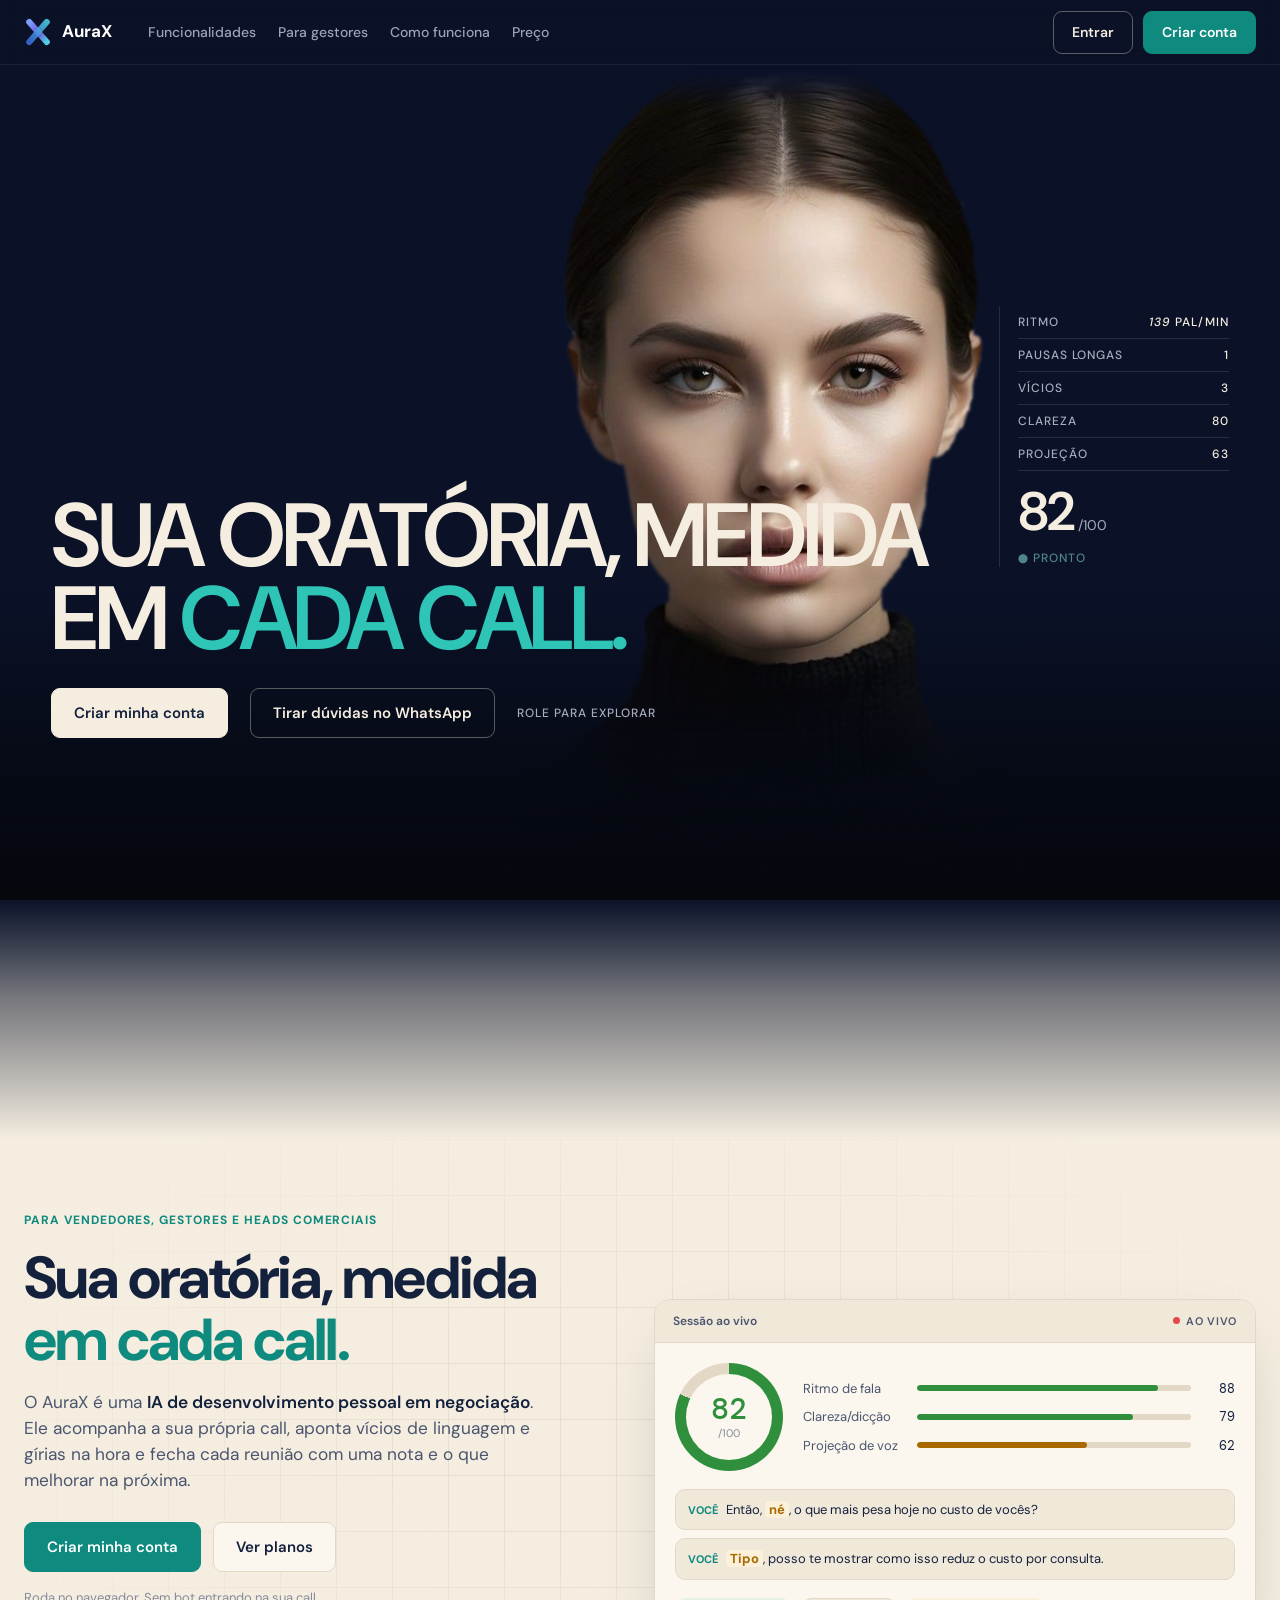
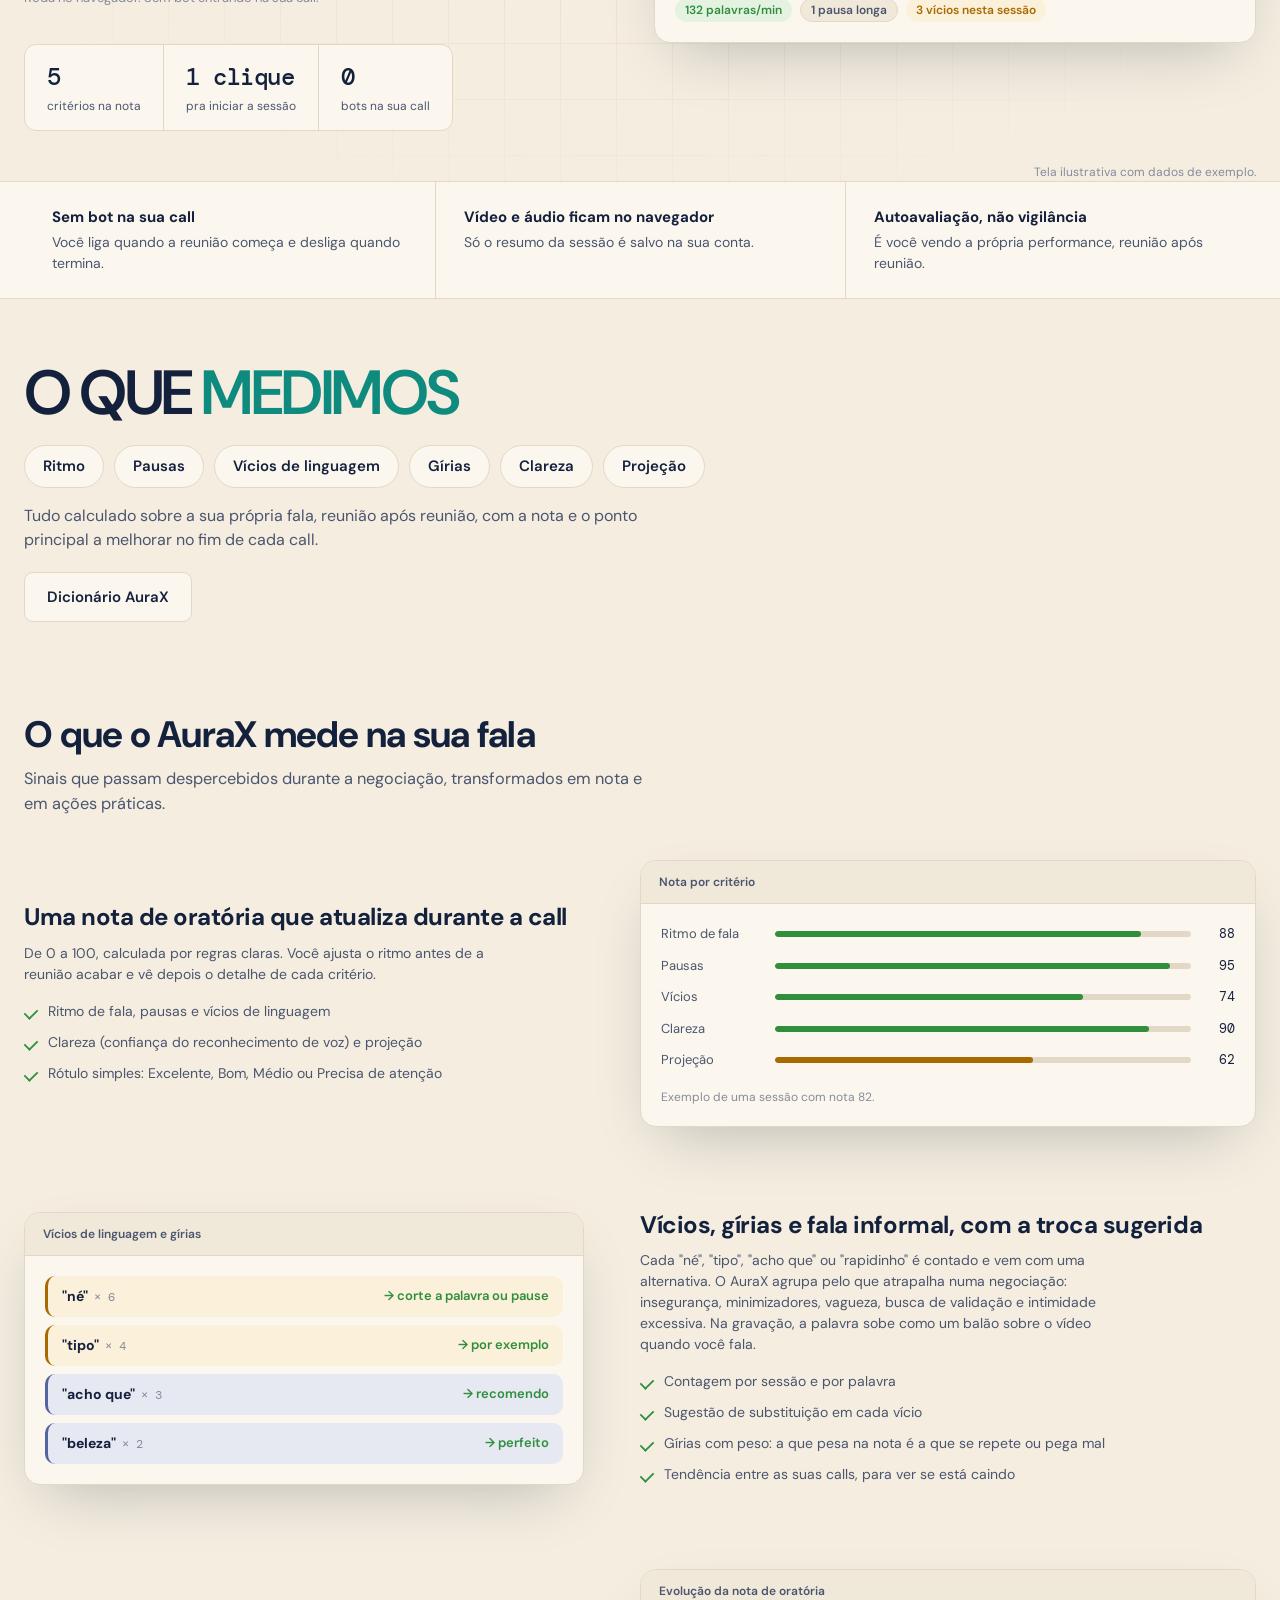
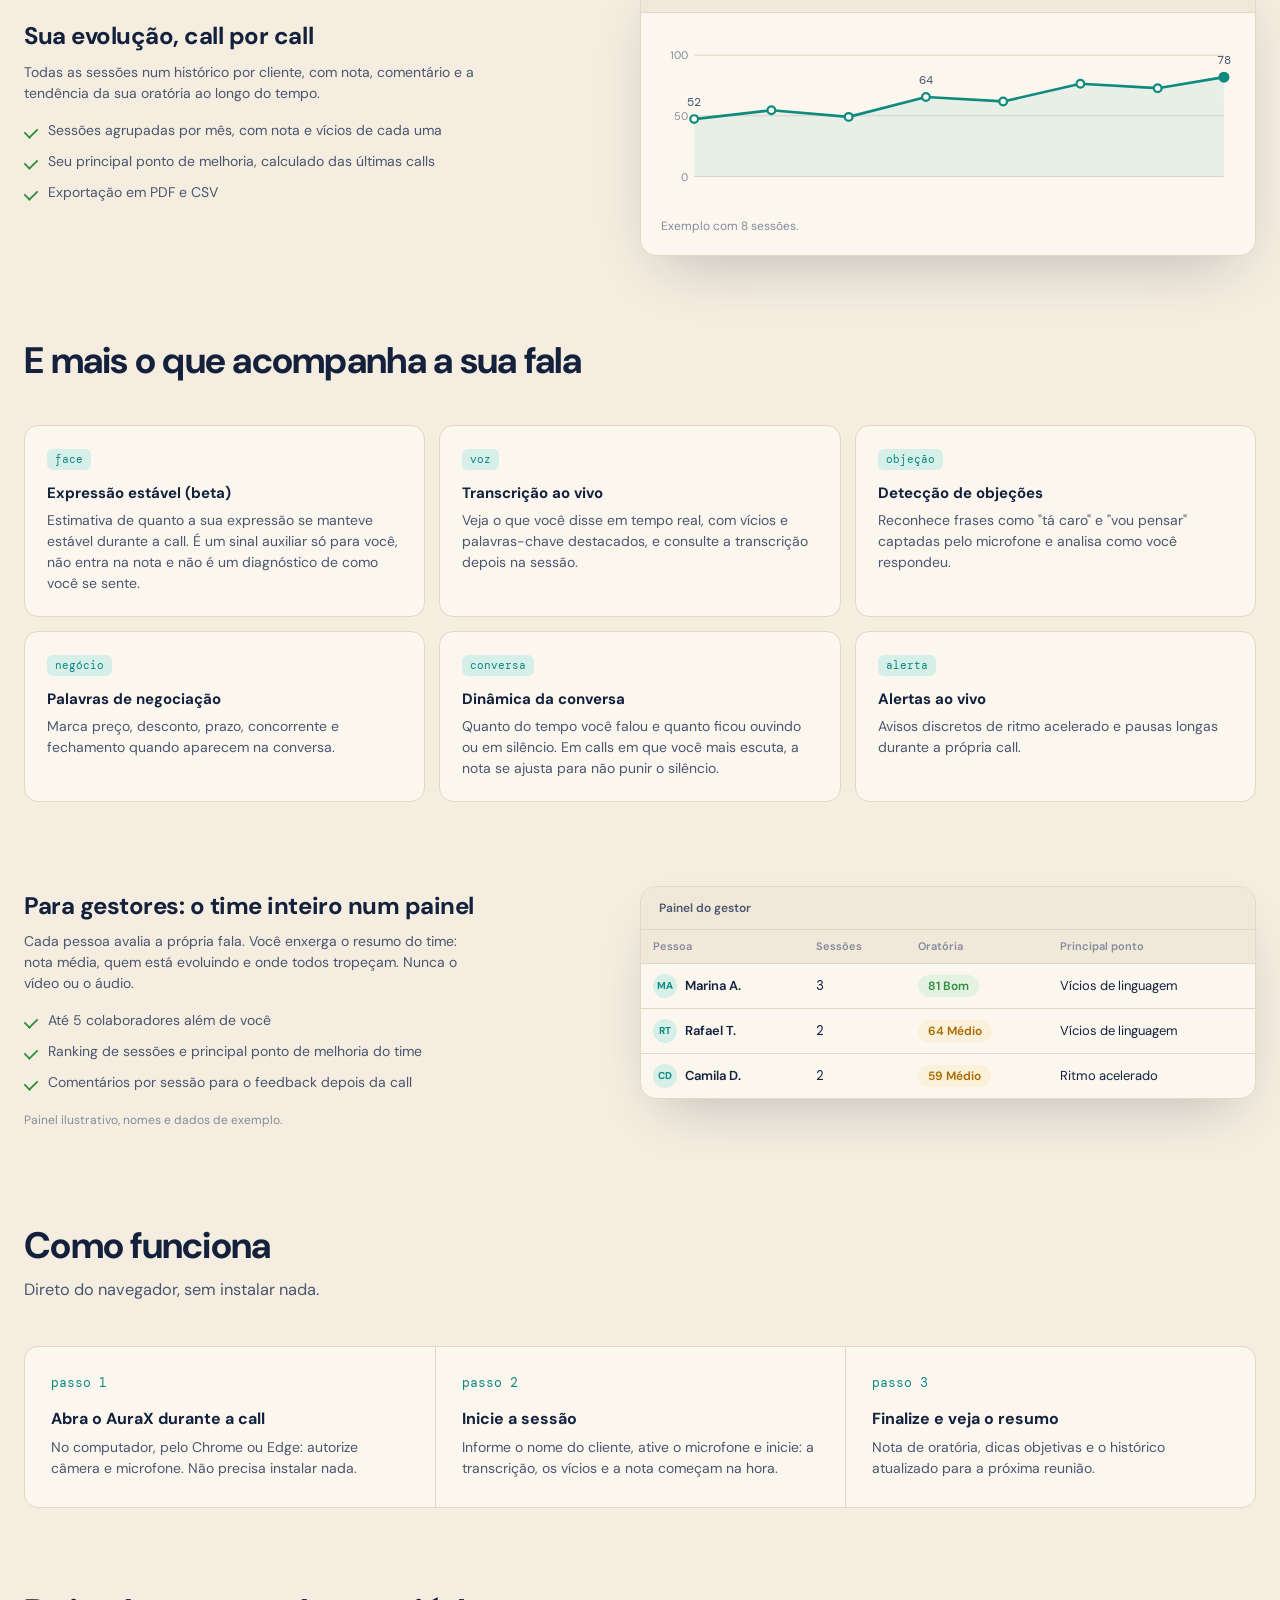
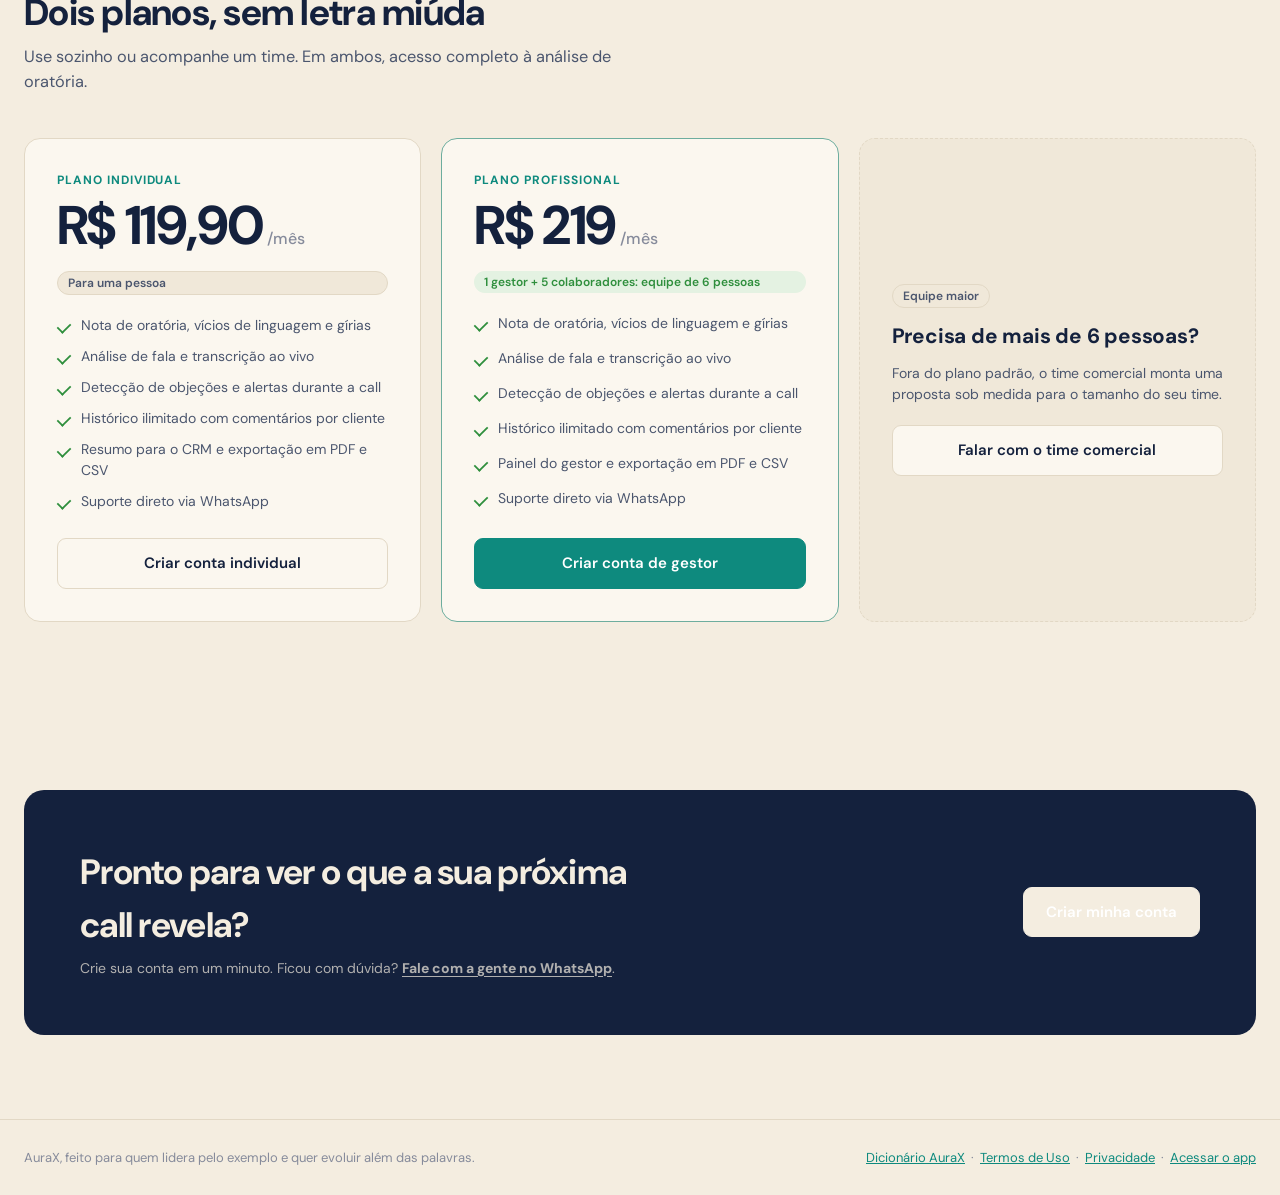
<file: index.html>
<!DOCTYPE html>
<html lang="pt-BR">
<head>
<meta charset="UTF-8" />
<meta name="viewport" content="width=device-width, initial-scale=1.0" />
<title>AuraX - Sua oratória, medida em cada call</title>
<meta name="description" content="O AuraX analisa a sua própria fala nas calls de venda: vícios de linguagem, gírias, ritmo e pausas. No fim de cada reunião, uma nota de 0 a 100 e o que melhorar na próxima." />
<link rel="canonical" href="https://auraxoficial.com.br/" />
<meta name="theme-color" content="#0b1228" />
<meta property="og:type" content="website" />
<meta property="og:locale" content="pt_BR" />
<meta property="og:site_name" content="AuraX" />
<meta property="og:url" content="https://auraxoficial.com.br/" />
<meta property="og:title" content="AuraX — Sua oratória, medida em cada call" />
<meta property="og:description" content="Vícios de linguagem, gírias, ritmo e pausas da sua própria fala, com uma nota de 0 a 100 e o que melhorar na próxima reunião. Sem bot na sua call." />
<meta property="og:image" content="https://auraxoficial.com.br/assets/og-image.png" />
<meta property="og:image:width" content="1200" />
<meta property="og:image:height" content="630" />
<meta property="og:image:alt" content="AuraX: sua oratória, medida em cada call" />
<meta name="twitter:card" content="summary_large_image" />
<meta name="twitter:title" content="AuraX — Sua oratória, medida em cada call" />
<meta name="twitter:description" content="Vícios de linguagem, gírias, ritmo e pausas da sua própria fala, com uma nota de 0 a 100 e o que melhorar na próxima reunião." />
<meta name="twitter:image" content="https://auraxoficial.com.br/assets/og-image.png" />
<link rel="icon" href="assets/favicon.svg" type="image/svg+xml" />
<link rel="icon" href="assets/favicon-32.png" type="image/png" sizes="32x32" />
<link rel="shortcut icon" href="favicon.ico" />
<link rel="apple-touch-icon" href="assets/apple-touch-icon.png" />
<link rel="stylesheet" href="shell.css?v=19d2fb14" />
<script src="transition.js?v=4e230cf0"></script>
<script>try{var t=localStorage.getItem("aurax_theme");if(t)document.documentElement.setAttribute("data-theme",t)}catch(e){}</script>
<style>
  /* Landing: cinza frio, superfícies brancas, azul só onde há ação; o produto aparece como mockup real. */
  html { scroll-behavior: smooth; }
  body { overflow-x: hidden; }
  .lp-wrap { max-width: 1280px; margin: 0 auto; padding-inline: 24px; }

  .lp-nav { position: sticky; top: 0; z-index: 20; background: color-mix(in srgb, var(--bg) 88%, transparent); backdrop-filter: blur(10px); -webkit-backdrop-filter: blur(10px); border-bottom: 1px solid var(--line); }
  .lp-nav-inner { display: flex; align-items: center; gap: 28px; height: 64px; }
  .lp-brand { display: flex; align-items: center; gap: 10px; font-weight: 700; font-size: 17px; color: var(--ink); text-decoration: none; }
  .lp-brand::before { content: ""; flex: none; background: url(assets/favicon.svg) center / contain no-repeat; width: 28px; height: 28px; }
  .lp-brand b { width: 28px; height: 28px; border-radius: 8px; background: var(--accent); color: #fff; display: grid; place-items: center; font-size: 15px; }
  .lp-links { display: flex; gap: 22px; margin-left: 8px; }
  .lp-links a { color: var(--ink-dim); text-decoration: none; font-weight: 500; font-size: 14px; }
  .lp-links a:hover { color: var(--ink); }
  .lp-nav-actions { margin-left: auto; display: flex; gap: 10px; align-items: center; }

  .lp-btn { display: inline-flex; align-items: center; justify-content: center; gap: 8px; padding: 10px 18px; border-radius: 9px; font-weight: 600; font-size: 14px; text-decoration: none; border: 1px solid var(--accent); background: var(--accent); color: #fff; cursor: pointer; font-family: inherit; }
  .lp-btn:hover { filter: brightness(0.94); }
  .lp-btn.ghost { background: var(--surface); color: var(--ink); border-color: var(--line); }
  .lp-btn.ghost:hover { background: var(--surface-2); filter: none; }
  .lp-btn.big { padding: 13px 22px; font-size: 15px; }

  /* Hero */
  .lp-hero { padding-block: 72px 56px; display: grid; grid-template-columns: minmax(0, 1fr) minmax(0, 1.05fr); gap: 56px; align-items: center; }
  .lp-eyebrow { font-size: 12px; font-weight: 700; letter-spacing: 0.08em; text-transform: uppercase; color: var(--accent); margin: 0 0 18px; }
  .lp-hero h2 { font-size: clamp(2.4rem, 5vw, 3.7rem); line-height: 1.04; letter-spacing: -0.03em; font-weight: 700; margin: 0 0 20px; text-wrap: balance; }
  .lp-hero h2 span { color: var(--accent); }
  .lp-sub { font-size: 1.08rem; color: var(--ink-dim); max-width: 520px; margin: 0 0 28px; }
  .lp-sub strong { color: var(--ink); font-weight: 600; }
  .lp-cta-row { display: flex; gap: 12px; flex-wrap: wrap; }
  .lp-hero-note { margin-top: 16px; font-size: 13px; color: var(--ink-faint); }

  /* Janela do produto */
  .win { background: var(--surface); border: 1px solid var(--line); border-radius: 16px; box-shadow: 0 24px 60px -24px rgba(20, 28, 45, 0.28); overflow: hidden; min-width: 0; }
  .win-bar { display: flex; align-items: center; gap: 10px; padding: 12px 18px; border-bottom: 1px solid var(--line); background: var(--surface-2); font-size: 12px; color: var(--ink-dim); font-weight: 600; }
  .win-bar .live { margin-left: auto; display: flex; align-items: center; gap: 6px; font-size: 11px; letter-spacing: 0.06em; }
  .win-bar .live i { width: 7px; height: 7px; border-radius: 50%; background: #e5484d; display: block; }
  .win-body { padding: 20px; display: grid; grid-template-columns: 1fr; gap: 18px; }
  .score-row { display: flex; gap: 20px; align-items: center; }
  .ring { width: 108px; height: 108px; border-radius: 50%; flex-shrink: 0; display: grid; place-items: center; background: conic-gradient(var(--good) 82%, var(--line) 0); }
  .ring > div { width: 86px; height: 86px; border-radius: 50%; background: var(--surface); display: flex; flex-direction: column; align-items: center; justify-content: center; line-height: 1; }
  .ring b { font-family: var(--mono); font-size: 30px; font-weight: 500; color: var(--good); }
  .ring small { font-size: 11px; color: var(--ink-faint); margin-top: 4px; }
  .bars { flex: 1; min-width: 0; display: grid; gap: 9px; }
  .bar-row { display: grid; grid-template-columns: 104px minmax(0, 1fr) 34px; gap: 10px; align-items: center; font-size: 13px; color: var(--ink-dim); }
  .bar-row i { display: block; height: 6px; border-radius: 999px; background: var(--line); overflow: hidden; }
  .bar-row i span { display: block; height: 100%; border-radius: 999px; background: var(--good); }
  .bar-row i span.w { background: var(--warn); }
  .bar-row em { font-style: normal; font-family: var(--mono); text-align: right; color: var(--ink); }
  .pill { display: inline-flex; align-items: center; padding: 2px 10px; border-radius: 999px; font-size: 12px; font-weight: 600; }
  .pill.good { background: var(--good-soft); color: var(--good); }
  .pill.warn { background: var(--warn-soft); color: var(--warn); }
  .pill.neutral { background: var(--surface-2); color: var(--ink-dim); border: 1px solid var(--line); }
  .tline { padding: 10px 12px; border-radius: 10px; background: var(--surface-2); border: 1px solid var(--line); font-size: 13px; position: relative; }
  .tline + .tline { margin-top: 8px; }
  .tline .who { font-size: 11px; font-weight: 700; margin-right: 8px; }
  .tline .who.you { color: var(--accent); }
  .tline .who.other { color: var(--warn); }
  .tline mark { background: var(--warn-soft); color: var(--warn); font-weight: 700; padding: 0 4px; border-radius: 4px; }
  .chips { display: flex; gap: 8px; flex-wrap: wrap; }
  .eg { margin-top: 12px; font-size: 12px; color: var(--ink-faint); }

  /* Faixa de provas */
  .lp-proof { border-block: 1px solid var(--line); background: var(--surface); }
  .lp-proof-grid { display: grid; grid-template-columns: repeat(3, minmax(0, 1fr)); }
  .lp-proof-item { padding: 24px 28px; }
  .lp-proof-item + .lp-proof-item { border-left: 1px solid var(--line); }
  .lp-proof-item b { display: block; font-size: 15px; margin-bottom: 4px; }
  .lp-proof-item span { color: var(--ink-dim); font-size: 14px; }

  /* Seções */
  .lp-section { padding-block: 84px; }
  .lp-measure { padding-block: 64px 8px; }
  .lp-measure h2 { margin: 0 0 22px; font-size: clamp(2rem, 5vw, 3.9rem); line-height: 0.96; letter-spacing: -0.04em; font-weight: 600; text-transform: uppercase; text-wrap: balance; max-width: 16ch; }
  .lp-measure h2 em { font-style: normal; color: var(--accent); }
  .lp-measure-list { display: flex; flex-wrap: wrap; gap: 10px; margin: 0; padding: 0; list-style: none; }
  .lp-measure-list li { padding: 9px 18px; border-radius: 999px; border: 1px solid var(--line); background: var(--surface); font-size: 15px; font-weight: 600; color: var(--ink); }
  .lp-measure-cta { margin-top: 20px; }
  .lp-measure-note { margin: 16px 0 0; color: var(--ink-dim); font-size: 1rem; max-width: 640px; }
  .lp-head { max-width: 640px; margin-bottom: 44px; }
  .lp-head h2 { font-size: clamp(1.7rem, 3.2vw, 2.3rem); letter-spacing: -0.02em; line-height: 1.12; margin: 0 0 12px; text-wrap: balance; }
  .lp-head p { color: var(--ink-dim); font-size: 1.02rem; margin: 0; }

  .lp-split { display: grid; grid-template-columns: minmax(0, 1fr) minmax(0, 1.1fr); gap: 56px; align-items: center; }
  .lp-split + .lp-split { margin-top: 84px; }
  .lp-split.flip > :first-child { order: 2; }
  .lp-split h3 { font-size: 1.5rem; letter-spacing: -0.02em; margin: 0 0 12px; line-height: 1.15; }
  .lp-split p { color: var(--ink-dim); margin: 0 0 16px; max-width: 460px; }
  .lp-list { list-style: none; padding: 0; margin: 0; display: grid; gap: 10px; }
  .lp-list li { padding-left: 24px; position: relative; color: var(--ink-dim); font-size: 14px; }
  .lp-list li::before { content: ""; position: absolute; left: 0; top: 7px; width: 12px; height: 7px; border-left: 2px solid var(--good); border-bottom: 2px solid var(--good); transform: rotate(-45deg) scale(0.9); }

  .swap { display: flex; justify-content: space-between; align-items: center; gap: 10px; padding: 10px 14px; border-radius: 10px; background: var(--warn-soft); border-left: 3px solid var(--warn); font-size: 14px; }
  .swap.slang { background: var(--purple-soft); border-left-color: var(--purple); }
  .swap + .swap { margin-top: 8px; }
  .swap b { font-weight: 700; }
  .swap .n { color: var(--ink-faint); font-size: 12px; margin-left: 6px; font-family: var(--mono); }
  .swap .to { color: var(--good); font-weight: 600; font-size: 13px; }

  .tbl { width: 100%; border-collapse: collapse; font-size: 13px; }
  .tbl th { text-align: left; font-size: 11px; color: var(--ink-faint); font-weight: 600; padding: 8px 12px; background: var(--surface-2); border-bottom: 1px solid var(--line); white-space: nowrap; }
  .tbl td { padding: 10px 12px; border-bottom: 1px solid var(--line); }
  .tbl tr:last-child td { border-bottom: 0; }
  .tbl .mono { font-family: var(--mono); }
  .who-cell { display: flex; align-items: center; gap: 8px; font-weight: 600; white-space: nowrap; }
  .av { width: 24px; height: 24px; border-radius: 50%; background: var(--accent-soft); color: var(--accent); display: grid; place-items: center; font-size: 10px; font-weight: 700; flex-shrink: 0; }
  .tbl-wrap { overflow-x: auto; }
  .spark { display: block; width: 100%; height: auto; }

  /* Grade de recursos */
  .lp-grid { display: grid; grid-template-columns: repeat(3, minmax(0, 1fr)); gap: 14px; }
  .lp-card { background: var(--surface); border: 1px solid var(--line); border-radius: 14px; padding: 22px; }
  .lp-card h4 { margin: 0 0 6px; font-size: 15px; }
  .lp-card p { margin: 0; color: var(--ink-dim); font-size: 14px; }
  .lp-card .tag { display: inline-block; font-family: var(--mono); font-size: 11px; color: var(--accent); background: var(--accent-soft); padding: 2px 8px; border-radius: 6px; margin-bottom: 12px; }

  /* Passos */
  .lp-steps { display: grid; grid-template-columns: repeat(3, minmax(0, 1fr)); gap: 0; border: 1px solid var(--line); border-radius: 14px; background: var(--surface); overflow: hidden; }
  .lp-step { padding: 26px 26px 28px; }
  .lp-step + .lp-step { border-left: 1px solid var(--line); }
  .lp-step .k { font-family: var(--mono); font-size: 13px; color: var(--accent); margin-bottom: 14px; }
  .lp-step h4 { margin: 0 0 6px; font-size: 16px; }
  .lp-step p { margin: 0; color: var(--ink-dim); font-size: 14px; }

  /* Preço */
  .lp-price-wrap { display: grid; grid-template-columns: repeat(3, minmax(0, 1fr)); gap: 20px; align-items: stretch; }
  .lp-price { display: flex; flex-direction: column; }
  .lp-price .lp-list { flex: 1; }
  .lp-price.featured { border-color: color-mix(in srgb, var(--accent) 55%, var(--line)); }
  .lp-price { background: var(--surface); border: 1px solid var(--line); border-radius: 16px; padding: 32px; }
  .lp-price .plan { font-size: 12px; font-weight: 700; letter-spacing: 0.08em; text-transform: uppercase; color: var(--accent); }
  .lp-price .amount { font-size: 3.4rem; font-weight: 700; letter-spacing: -0.03em; margin: 10px 0 4px; line-height: 1; }
  .lp-price .amount small { font-size: 1rem; color: var(--ink-faint); font-weight: 500; letter-spacing: 0; }
  .lp-price .team { display: inline-block; margin: 14px 0 20px; }
  .lp-price .lp-list { margin-bottom: 26px; }
  .lp-enterprise { border: 1px dashed var(--line); border-radius: 16px; padding: 32px; display: flex; flex-direction: column; justify-content: center; gap: 12px; background: var(--surface-2); }
  .lp-enterprise h3 { margin: 0; font-size: 1.3rem; letter-spacing: -0.01em; }
  .lp-enterprise p { margin: 0 0 8px; color: var(--ink-dim); }

  .lp-final { padding-block: 84px; text-align: left; }
  .lp-final-box { background: var(--ink); color: var(--bg); border-radius: 20px; padding: 56px; display: flex; align-items: center; justify-content: space-between; gap: 28px; flex-wrap: wrap; }
  .lp-final-box h2 { margin: 0 0 6px; font-size: clamp(1.6rem, 3vw, 2.2rem); letter-spacing: -0.02em; max-width: 560px; }
  .lp-final-box p { margin: 0; opacity: 0.7; }
  .lp-final-box p a { color: inherit; font-weight: 700; text-decoration: underline; text-underline-offset: 3px; }
  .lp-final-box .lp-btn { background: var(--bg); color: var(--ink); border-color: var(--bg); }
  footer.lp-foot { border-top: 1px solid var(--line); padding-block: 28px; color: var(--ink-faint); font-size: 13px; }
  footer.lp-foot .lp-wrap { display: flex; justify-content: space-between; gap: 16px; flex-wrap: wrap; }

  @media (max-width: 960px) {
    .lp-hero, .lp-split, .lp-price-wrap { grid-template-columns: minmax(0, 1fr); gap: 36px; }
    .lp-split.flip > :first-child { order: 0; }
    .lp-hero { padding-block: 44px 40px; }
    .lp-grid { grid-template-columns: repeat(2, minmax(0, 1fr)); }
    .lp-links { display: none; }
  }
  @media (max-width: 640px) {
    .lp-wrap { padding-inline: 16px; }
    .lp-proof-grid, .lp-steps, .lp-grid { grid-template-columns: minmax(0, 1fr); }
    .lp-proof-item + .lp-proof-item, .lp-step + .lp-step { border-left: 0; border-top: 1px solid var(--line); }
    .lp-section { padding-block: 56px; }
    .lp-final-box { padding: 32px 24px; }
    .lp-nav-actions .lp-btn.ghost { display: none; }
    .score-row { flex-direction: column; align-items: flex-start; }
    .bar-row { grid-template-columns: 96px minmax(0, 1fr) 30px; }
  }
  /* Faixa do topo: grade suave de fundo + cartões flutuantes nas laterais (telas largas) */
  .lp-band { position: relative; overflow: hidden; }
  .lp-band::before {
    content: ""; position: absolute; inset: 0; pointer-events: none;
    background-image: linear-gradient(var(--line) 1px, transparent 1px), linear-gradient(90deg, var(--line) 1px, transparent 1px);
    background-size: 56px 56px;
    -webkit-mask-image: radial-gradient(ellipse 70% 80% at 50% 45%, #000 20%, transparent 78%);
    mask-image: radial-gradient(ellipse 70% 80% at 50% 45%, #000 20%, transparent 78%);
    opacity: 0.7;
  }
  .lp-band > * { position: relative; }
  .lp-stats { display: grid; grid-template-columns: repeat(3, auto); gap: 0; margin-top: 36px; width: fit-content; border: 1px solid var(--line); border-radius: 12px; background: var(--surface); overflow: hidden; }
  .lp-stat { padding: 14px 22px; }
  .lp-stat + .lp-stat { border-left: 1px solid var(--line); }
  .lp-stat b { display: block; font-family: var(--mono); font-weight: 500; font-size: 24px; letter-spacing: -0.02em; }
  .lp-stat span { font-size: 12px; color: var(--ink-dim); }
  .float { display: none; position: absolute; align-items: center; gap: 10px; padding: 9px 14px 9px 10px; border-radius: 999px; background: var(--surface); border: 1px solid var(--line); box-shadow: 0 18px 40px -18px rgba(20, 28, 45, 0.28); font-size: 13px; white-space: nowrap; animation: lp-float 7s ease-in-out infinite; }
  .float i { width: 26px; height: 26px; border-radius: 50%; display: grid; place-items: center; font-style: normal; font-size: 13px; background: var(--accent-soft); }
  .float b { font-weight: 600; }
  .float .up { color: var(--good); font-family: var(--mono); font-weight: 500; }
  .float.l1 { right: calc(50% + 690px); top: 170px; }
  .float.l2 { right: calc(50% + 660px); top: 400px; animation-delay: -2.5s; animation-duration: 8s; }
  .float.r1 { left: calc(50% + 690px); top: 200px; animation-delay: -4s; animation-duration: 6.5s; }
  .float.r2 { left: calc(50% + 660px); top: 420px; animation-delay: -1s; animation-duration: 8.5s; }
  @keyframes lp-float { 0%, 100% { transform: translateY(0); } 50% { transform: translateY(-12px); } }
  @media (prefers-reduced-motion: reduce) { .float { animation: none; } }
  @media (min-width: 1780px) { .float { display: flex; } }
  @media (max-width: 640px) { .lp-stats { grid-template-columns: repeat(3, minmax(0, 1fr)); width: 100%; } .lp-stat { padding: 12px; } .lp-stat b { font-size: 20px; } }

  /* ===== Abertura cinematográfica (estilo "HUD de voz") ===== */
  .lp-nav { margin-bottom: -65px; transition: background 0.3s, border-color 0.3s; }
  .lp-nav .lp-brand { transition: opacity 0.3s; }
  .lp-nav.on-dark { background: rgba(5, 7, 13, 0.8); border-bottom-color: rgba(255, 255, 255, 0.07); }
  .lp-nav.on-dark .lp-brand { color: #fff; }
  .lp-nav.on-dark .lp-links a { color: #9aa4b8; }
  .lp-nav.on-dark .lp-links a:hover { color: #fff; }
  .lp-nav.on-dark .lp-btn.ghost { background: rgba(255, 255, 255, 0.06); color: #e9edf4; border-color: rgba(255, 255, 255, 0.18); }

  .cine { --c-bg: #05070d; --c-ink: #f2f5fb; --c-dim: #8d97ab; --c-line: rgba(255, 255, 255, 0.1); --c-blue: #6c8cff; --c-cyan: #4fd1e8;
    position: relative; background: var(--c-bg); color: var(--c-ink); }
  .cine-mono { font-family: var(--font); font-size: 12px; font-weight: 500; letter-spacing: 0.08em; text-transform: uppercase; color: var(--c-dim); }
  .cine-hero { position: relative; min-height: 100vh; min-height: 100svh; overflow: hidden; display: flex; flex-direction: column; justify-content: flex-end; padding: 0 clamp(20px, 4vw, 56px) clamp(96px, 18vh, 200px); isolation: isolate; }
  #heroCanvas, #heroFx { position: absolute; inset: 0; width: 100%; height: 100%; z-index: 0; }
  .cine-hud { position: absolute; z-index: 2; right: clamp(20px, 4vw, 56px); top: 34%; width: 230px; border-left: 1px solid var(--c-line); padding-left: 18px; }
  .cine-hud .row { display: flex; justify-content: space-between; gap: 12px; padding: 7px 0; border-bottom: 1px solid var(--c-line); }
  .cine-hud .row span:last-child { color: var(--c-ink); font-variant-numeric: tabular-nums; }
  .cine-hud .score { margin-top: 14px; font-size: 54px; font-weight: 600; letter-spacing: -0.04em; line-height: 1; color: var(--c-ink); font-family: var(--font); }
  .cine-hud .score small { font-size: 14px; color: var(--c-dim); font-weight: 400; letter-spacing: 0; }
  .cine-hud .scan { margin-top: 10px; color: var(--c-cyan); }
  .cine-hero::after { content: ""; position: absolute; z-index: 1; left: 0; right: 0; bottom: 0; height: 34%; pointer-events: none; background: linear-gradient(to bottom, rgba(5, 7, 13, 0) 0%, rgba(5, 7, 13, 0.72) 62%, #05070d 100%); }
  .cine-title { position: relative; z-index: 2; margin: 0; font-size: clamp(2.4rem, 7vw, 6.6rem); line-height: 0.93; letter-spacing: -0.04em; font-weight: 600; text-transform: uppercase; text-wrap: balance; max-width: 15ch; }
  .cine-title em { font-style: normal; color: var(--c-blue); }
  .cine-foot { position: relative; z-index: 2; display: flex; align-items: center; gap: 22px; flex-wrap: wrap; margin-top: clamp(18px, 3vh, 30px); }
  .cine-foot .lp-btn { background: #fff; color: #05070d; border-color: #fff; }
  .cine-foot .lp-btn.ghost { background: transparent; color: #fff; border-color: rgba(255, 255, 255, 0.35); }
  .cine-hero .rise { opacity: 0; transform: translateY(18px); animation: cineRise 0.9s cubic-bezier(0.2, 0.7, 0.2, 1) forwards; }
  @keyframes cineRise { to { opacity: 1; transform: none; } }

  /* liga a abertura escura à landing original (que é clara) */
  .cine-fade { height: 240px; margin-top: -1px; background: linear-gradient(to bottom, var(--c-bg) 0%, color-mix(in srgb, var(--c-bg) 55%, var(--bg)) 40%, var(--bg) 100%); }

  @media (max-width: 860px) {
    .cine-hud { position: relative; right: auto; top: auto; width: auto; margin: 0 0 18px; z-index: 2; }
    .cine-hud .row { display: none; }
    .cine-hud .score { font-size: 38px; }
  }
  @media (prefers-reduced-motion: reduce) { .cine-hero .rise { animation: none; opacity: 1; transform: none; } }
</style>
<script>
  !function(t,e){var o,n,p,r;e.__SV||(window.posthog=e,e._i=[],e.init=function(i,s,a){function g(t,e){var o=e.split(".");2==o.length&&(t=t[o[0]],e=o[1]),t[e]=function(){t.push([e].concat(Array.prototype.slice.call(arguments,0)))}}(p=t.createElement("script")).type="text/javascript",p.crossOrigin="anonymous",p.async=!0,p.src=s.api_host.replace(".i.posthog.com","-assets.i.posthog.com")+"/static/array.js",(r=t.getElementsByTagName("script")[0]).parentNode.insertBefore(p,r);var u=e;for(void 0!==a?u=e[a]=[]:a="posthog",u.people=u.people||[],u.toString=function(t){var o="posthog";return"posthog"!==a&&(o+="."+a),t||(o+=" (stub)"),o},u.people.toString=function(){return u.toString(1)+".people (stub)"},o="init capture register register_once register_for_session unregister unregister_for_session getFeatureFlag getFeatureFlagPayload isFeatureEnabled reloadFeatureFlags updateEarlyAccessFeatureEnrollment getEarlyAccessFeatures on onFeatureFlags onSurveysLoaded onSessionId getSurveys getActiveMatchingSurveys renderSurvey canRenderSurvey getNextSurveyStep identify setPersonProperties group resetGroups setPersonPropertiesForFlags resetPersonPropertiesForFlags setGroupPropertiesForFlags resetGroupPropertiesForFlags reset get_distinct_id getGroups get_session_id get_session_replay_url alias set_config startSessionRecording stopSessionRecording sessionRecordingStarted captureException loadToolbar get_property getSessionProperty createPersonProfile opt_in_capturing opt_out_capturing has_opted_in_capturing has_opted_out_capturing clear_opt_in_out_capturing debug".split(" "),n=0;n<o.length;n++)g(u,o[n]);e._i.push([i,s,a])},e.__SV=1)}(document,window.posthog||[]);
  posthog.init('phc_rVKmjHxrx7KwuYXUq5KNt9yYpdkBJ5Rb2b8fH6pKH82g', {
    api_host: 'https://us.i.posthog.com',
    person_profiles: 'identified_only',
    disable_session_recording: true,   // nunca grava a tela: tem transcrição, nome de cliente e câmera
    autocapture: false,   // só os eventos que nomeamos (o texto de cliques pode ter nome de cliente)
  });
</script>
</head>
<body>
<nav class="lp-nav" aria-label="Principal">
  <div class="lp-wrap lp-nav-inner">
    <a class="lp-brand" href="#">AuraX</a>
    <div class="lp-links">
      <a href="#funcionalidades">Funcionalidades</a>
      <a href="#gestores">Para gestores</a>
      <a href="#como-funciona">Como funciona</a>
      <a href="#preco">Preço</a>
    </div>
    <div class="lp-nav-actions">
      <a class="lp-btn ghost" href="login.html">Entrar</a>
      <a class="lp-btn" id="navCta" href="login.html?cadastro=novo">Criar conta</a>
    </div>
  </div>
</nav>

<section class="cine" id="cine">
  <div class="cine-hero" id="cineHero">
    <canvas id="heroCanvas" aria-hidden="true"></canvas>
    <canvas id="heroFx" aria-hidden="true"></canvas>
    <div class="cine-hud cine-mono rise" id="hud" style="animation-delay:.6s" aria-hidden="true">
      <div class="row"><span>Ritmo</span><span><i id="hRitmo">132</i> pal/min</span></div>
      <div class="row"><span>Pausas longas</span><span id="hPausas">1</span></div>
      <div class="row"><span>Vícios</span><span id="hVicios">3</span></div>
      <div class="row"><span>Clareza</span><span id="hClareza">79</span></div>
      <div class="row"><span>Projeção</span><span id="hProj">62</span></div>
      <div class="score"><span id="hScore">82</span><small> /100</small></div>
      <div class="scan" id="hScan">● Analisando fala</div>
    </div>
    <h1 class="cine-title rise" style="animation-delay:.35s">Sua oratória, medida em <em>cada call.</em></h1>
    <div class="cine-foot rise" style="animation-delay:.55s">
      <a class="lp-btn big" id="cineCta" href="login.html?cadastro=novo">Criar minha conta</a>
      <a class="lp-btn big ghost" id="cineWa" href="#" target="_blank" rel="noopener">Tirar dúvidas no WhatsApp</a>
      <span class="cine-mono"> Role para explorar </span>
    </div>
  </div>

  <div class="cine-fade"></div>
</section>

<div class="lp-band">
<header class="lp-wrap lp-hero">
  <div>
    <p class="lp-eyebrow">Para vendedores, gestores e heads comerciais</p>
    <h2>Sua oratória, medida <span>em cada call.</span></h2>
    <p class="lp-sub">O AuraX é uma <strong>IA de desenvolvimento pessoal em negociação</strong>. Ele acompanha a sua própria call, aponta vícios de linguagem e gírias na hora e fecha cada reunião com uma nota e o que melhorar na próxima.</p>
    <div class="lp-cta-row">
      <a class="lp-btn big" id="heroCta" href="login.html?cadastro=novo">Criar minha conta</a>
      <a class="lp-btn ghost big" href="#preco">Ver planos</a>
    </div>
    <p class="lp-hero-note">Roda no navegador. Sem bot entrando na sua call.</p>
    <div class="lp-stats" aria-label="Em números">
      <div class="lp-stat"><b>5</b><span>critérios na nota</span></div>
      <div class="lp-stat"><b>1 clique</b><span>pra iniciar a sessão</span></div>
      <div class="lp-stat"><b>0</b><span>bots na sua call</span></div>
    </div>
  </div>

  <div class="win" role="img" aria-label="Exemplo da tela de sessão ao vivo do AuraX, com nota de oratória 82 e vícios de linguagem destacados">
    <div class="win-bar">Sessão ao vivo <span class="live"><i></i>AO VIVO</span></div>
    <div class="win-body">
      <div class="score-row">
        <div class="ring"><div><b>82</b><small>/100</small></div></div>
        <div class="bars">
          <div class="bar-row"><span>Ritmo de fala</span><i><span style="width:88%"></span></i><em>88</em></div>
          <div class="bar-row"><span>Clareza/dicção</span><i><span style="width:79%"></span></i><em>79</em></div>
          <div class="bar-row"><span>Projeção de voz</span><i><span class="w" style="width:62%"></span></i><em>62</em></div>
        </div>
      </div>
      <div>
        <div class="tline"><span class="who you">VOCÊ</span>Então, <mark>né</mark>, o que mais pesa hoje no custo de vocês?</div>
        <div class="tline"><span class="who you">VOCÊ</span><mark>Tipo</mark>, posso te mostrar como isso reduz o custo por consulta.</div>
      </div>
      <div class="chips"><span class="pill good">132 palavras/min</span><span class="pill neutral">1 pausa longa</span><span class="pill warn">3 vícios nesta sessão</span></div>
    </div>
  </div>
</header>
  <div class="float l1" aria-hidden="true"><i>⚡</i><span>Ritmo <b>182 palavras/min</b></span></div>
  <div class="float l2" aria-hidden="true"><i>👂</i><span>Tempo de escuta <b>36%</b></span></div>
  <div class="float r1" aria-hidden="true"><i>📈</i><span>Oratória <span class="up">64 → 82</span></span></div>
  <div class="float r2" aria-hidden="true"><i>🎯</i><span>Objeção: <b>"tá caro"</b></span></div>
</div>
<p class="lp-wrap eg" style="margin-top:-24px;text-align:right">Tela ilustrativa com dados de exemplo.</p>

<section class="lp-proof" aria-label="Diferenciais">
  <div class="lp-wrap lp-proof-grid">
    <div class="lp-proof-item"><b>Sem bot na sua call</b><span>Você liga quando a reunião começa e desliga quando termina.</span></div>
    <div class="lp-proof-item"><b>Vídeo e áudio ficam no navegador</b><span>Só o resumo da sessão é salvo na sua conta.</span></div>
    <div class="lp-proof-item"><b>Autoavaliação, não vigilância</b><span>É você vendo a própria performance, reunião após reunião.</span></div>
  </div>
</section>

<section class="lp-wrap lp-measure" id="o-que-medimos">
  <h2>O que <em>medimos</em></h2>
  <ul class="lp-measure-list">
    <li>Ritmo</li><li>Pausas</li><li>Vícios de linguagem</li><li>Gírias</li><li>Clareza</li><li>Projeção</li>
  </ul>
  <p class="lp-measure-note">Tudo calculado sobre a sua própria fala, reunião após reunião, com a nota e o ponto principal a melhorar no fim de cada call.</p>
  <div class="lp-measure-cta"><a class="lp-btn ghost big" id="dictCta" href="dicionario.html">Dicionário AuraX</a></div>
</section>

<section class="lp-section" id="funcionalidades">
  <div class="lp-wrap">
    <div class="lp-head">
      <h2>O que o AuraX mede na sua fala</h2>
      <p>Sinais que passam despercebidos durante a negociação, transformados em nota e em ações práticas.</p>
    </div>

    <div class="lp-split">
      <div>
        <h3>Uma nota de oratória que atualiza durante a call</h3>
        <p>De 0 a 100, calculada por regras claras. Você ajusta o ritmo antes de a reunião acabar e vê depois o detalhe de cada critério.</p>
        <ul class="lp-list">
          <li>Ritmo de fala, pausas e vícios de linguagem</li>
          <li>Clareza (confiança do reconhecimento de voz) e projeção</li>
          <li>Rótulo simples: Excelente, Bom, Médio ou Precisa de atenção</li>
        </ul>
      </div>
      <div class="win">
        <div class="win-bar">Nota por critério</div>
        <div class="win-body">
          <div class="bars" style="gap:12px">
            <div class="bar-row"><span>Ritmo de fala</span><i><span style="width:88%"></span></i><em>88</em></div>
            <div class="bar-row"><span>Pausas</span><i><span style="width:95%"></span></i><em>95</em></div>
            <div class="bar-row"><span>Vícios</span><i><span style="width:74%"></span></i><em>74</em></div>
            <div class="bar-row"><span>Clareza</span><i><span style="width:90%"></span></i><em>90</em></div>
            <div class="bar-row"><span>Projeção</span><i><span class="w" style="width:62%"></span></i><em>62</em></div>
          </div>
          <div class="eg" style="margin:0">Exemplo de uma sessão com nota 82.</div>
        </div>
      </div>
    </div>

    <div class="lp-split flip">
      <div>
        <h3>Vícios, gírias e fala informal, com a troca sugerida</h3>
        <p>Cada "né", "tipo", "acho que" ou "rapidinho" é contado e vem com uma alternativa. O AuraX agrupa pelo que atrapalha numa negociação: insegurança, minimizadores, vagueza, busca de validação e intimidade excessiva. Na gravação, a palavra sobe como um balão sobre o vídeo quando você fala.</p>
        <ul class="lp-list">
          <li>Contagem por sessão e por palavra</li>
          <li>Sugestão de substituição em cada vício</li>
          <li>Gírias com peso: a que pesa na nota é a que se repete ou pega mal</li>
          <li>Tendência entre as suas calls, para ver se está caindo</li>
        </ul>
      </div>
      <div class="win">
        <div class="win-bar">Vícios de linguagem e gírias</div>
        <div class="win-body">
          <div>
            <div class="swap"><span><b>"né"</b><span class="n">× 6</span></span><span class="to">→ corte a palavra ou pause</span></div>
            <div class="swap"><span><b>"tipo"</b><span class="n">× 4</span></span><span class="to">→ por exemplo</span></div>
            <div class="swap slang"><span><b>"acho que"</b><span class="n">× 3</span></span><span class="to">→ recomendo</span></div>
            <div class="swap slang"><span><b>"beleza"</b><span class="n">× 2</span></span><span class="to">→ perfeito</span></div>
          </div>
        </div>
      </div>
    </div>

    <div class="lp-split">
      <div>
        <h3>Sua evolução, call por call</h3>
        <p>Todas as sessões num histórico por cliente, com nota, comentário e a tendência da sua oratória ao longo do tempo.</p>
        <ul class="lp-list">
          <li>Sessões agrupadas por mês, com nota e vícios de cada uma</li>
          <li>Seu principal ponto de melhoria, calculado das últimas calls</li>
          <li>Exportação em PDF e CSV</li>
        </ul>
      </div>
      <div class="win">
        <div class="win-bar">Evolução da nota de oratória</div>
        <div class="win-body">
          <svg class="spark" viewBox="0 0 520 150" role="img" aria-label="Gráfico de exemplo: nota de oratória subindo de 52 para 78 em 8 sessões">
            <g stroke="var(--line)"><line x1="30" x2="510" y1="20" y2="20"/><line x1="30" x2="510" y1="75" y2="75"/><line x1="30" x2="510" y1="130" y2="130"/></g>
            <g font-size="10" fill="var(--ink-faint)" text-anchor="end"><text x="24" y="24">100</text><text x="24" y="79">50</text><text x="24" y="134">0</text></g>
            <polygon points="30,130 30,78 100,70 170,76 240,58 310,62 380,46 450,50 510,40 510,130" fill="var(--accent)" opacity="0.08"/>
            <polyline points="30,78 100,70 170,76 240,58 310,62 380,46 450,50 510,40" fill="none" stroke="var(--accent)" stroke-width="2.4" stroke-linejoin="round" stroke-linecap="round"/>
            <g fill="var(--surface)" stroke="var(--accent)" stroke-width="2"><circle cx="30" cy="78" r="3.5"/><circle cx="100" cy="70" r="3.5"/><circle cx="170" cy="76" r="3.5"/><circle cx="240" cy="58" r="3.5"/><circle cx="310" cy="62" r="3.5"/><circle cx="380" cy="46" r="3.5"/><circle cx="450" cy="50" r="3.5"/></g>
            <circle cx="510" cy="40" r="5" fill="var(--accent)"/>
            <g font-size="11" font-family="var(--mono)" fill="var(--ink-dim)" text-anchor="middle"><text x="30" y="66">52</text><text x="240" y="46">64</text><text x="510" y="28">78</text></g>
          </svg>
          <div class="eg" style="margin:0">Exemplo com 8 sessões.</div>
        </div>
      </div>
    </div>
  </div>
</section>

<section class="lp-section" style="padding-top:0">
  <div class="lp-wrap">
    <div class="lp-head"><h2>E mais o que acompanha a sua fala</h2></div>
    <div class="lp-grid">
      <div class="lp-card"><span class="tag">face</span><h4>Expressão estável (beta)</h4><p>Estimativa de quanto a sua expressão se manteve estável durante a call. É um sinal auxiliar só para você, não entra na nota e não é um diagnóstico de como você se sente.</p></div>
      <div class="lp-card"><span class="tag">voz</span><h4>Transcrição ao vivo</h4><p>Veja o que você disse em tempo real, com vícios e palavras-chave destacados, e consulte a transcrição depois na sessão.</p></div>
      <div class="lp-card"><span class="tag">objeção</span><h4>Detecção de objeções</h4><p>Reconhece frases como "tá caro" e "vou pensar" captadas pelo microfone e analisa como você respondeu.</p></div>
      <div class="lp-card"><span class="tag">negócio</span><h4>Palavras de negociação</h4><p>Marca preço, desconto, prazo, concorrente e fechamento quando aparecem na conversa.</p></div>
      <div class="lp-card"><span class="tag">conversa</span><h4>Dinâmica da conversa</h4><p>Quanto do tempo você falou e quanto ficou ouvindo ou em silêncio. Em calls em que você mais escuta, a nota se ajusta para não punir o silêncio.</p></div>
      <div class="lp-card"><span class="tag">alerta</span><h4>Alertas ao vivo</h4><p>Avisos discretos de ritmo acelerado e pausas longas durante a própria call.</p></div>
    </div>
  </div>
</section>

<section class="lp-section" id="gestores" style="padding-top:0">
  <div class="lp-wrap">
    <div class="lp-split">
      <div>
        <h3>Para gestores: o time inteiro num painel</h3>
        <p>Cada pessoa avalia a própria fala. Você enxerga o resumo do time: nota média, quem está evoluindo e onde todos tropeçam. Nunca o vídeo ou o áudio.</p>
        <ul class="lp-list">
          <li>Até 5 colaboradores além de você</li>
          <li>Ranking de sessões e principal ponto de melhoria do time</li>
          <li>Comentários por sessão para o feedback depois da call</li>
        </ul>
      </div>
      <div class="win">
        <div class="win-bar">Painel do gestor</div>
        <div class="tbl-wrap">
          <table class="tbl">
            <thead><tr><th>Pessoa</th><th>Sessões</th><th>Oratória</th><th>Principal ponto</th></tr></thead>
            <tbody>
              <tr><td><div class="who-cell"><span class="av">MA</span>Marina A.</div></td><td class="mono">3</td><td><span class="pill good">81 Bom</span></td><td>Vícios de linguagem</td></tr>
              <tr><td><div class="who-cell"><span class="av">RT</span>Rafael T.</div></td><td class="mono">2</td><td><span class="pill warn">64 Médio</span></td><td>Vícios de linguagem</td></tr>
              <tr><td><div class="who-cell"><span class="av">CD</span>Camila D.</div></td><td class="mono">2</td><td><span class="pill warn">59 Médio</span></td><td>Ritmo acelerado</td></tr>
            </tbody>
          </table>
        </div>
      </div>
    </div>
    <p class="eg" style="margin-top:12px">Painel ilustrativo, nomes e dados de exemplo.</p>
  </div>
</section>

<section class="lp-section" id="como-funciona" style="padding-top:0">
  <div class="lp-wrap">
    <div class="lp-head"><h2>Como funciona</h2><p>Direto do navegador, sem instalar nada.</p></div>
    <div class="lp-steps">
      <div class="lp-step"><div class="k">passo 1</div><h4>Abra o AuraX durante a call</h4><p>No computador, pelo Chrome ou Edge: autorize câmera e microfone. Não precisa instalar nada.</p></div>
      <div class="lp-step"><div class="k">passo 2</div><h4>Inicie a sessão</h4><p>Informe o nome do cliente, ative o microfone e inicie: a transcrição, os vícios e a nota começam na hora.</p></div>
      <div class="lp-step"><div class="k">passo 3</div><h4>Finalize e veja o resumo</h4><p>Nota de oratória, dicas objetivas e o histórico atualizado para a próxima reunião.</p></div>
    </div>
  </div>
</section>

<section class="lp-section" id="preco" style="padding-top:0">
  <div class="lp-wrap">
    <div class="lp-head"><h2>Dois planos, sem letra miúda</h2><p>Use sozinho ou acompanhe um time. Em ambos, acesso completo à análise de oratória.</p></div>
    <div class="lp-price-wrap">
      <div class="lp-price">
        <div class="plan">Plano Individual</div>
        <div class="amount">R$ 119,90<small> /mês</small></div>
        <span class="pill neutral team">Para uma pessoa</span>
        <ul class="lp-list">
          <li>Nota de oratória, vícios de linguagem e gírias</li>
          <li>Análise de fala e transcrição ao vivo</li>
          <li>Detecção de objeções e alertas durante a call</li>
          <li>Histórico ilimitado com comentários por cliente</li>
          <li>Resumo para o CRM e exportação em PDF e CSV</li>
          <li>Suporte direto via WhatsApp</li>
        </ul>
        <a class="lp-btn ghost big" id="contractIndividualBtn" href="login.html?cadastro=individual" style="width:100%;text-align:center">Criar conta individual</a>
      </div>
      <div class="lp-price featured">
        <div class="plan">Plano Profissional</div>
        <div class="amount">R$ 219<small> /mês</small></div>
        <span class="pill good team">1 gestor + 5 colaboradores: equipe de 6 pessoas</span>
        <ul class="lp-list">
          <li>Nota de oratória, vícios de linguagem e gírias</li>
          <li>Análise de fala e transcrição ao vivo</li>
          <li>Detecção de objeções e alertas durante a call</li>
          <li>Histórico ilimitado com comentários por cliente</li>
          <li>Painel do gestor e exportação em PDF e CSV</li>
          <li>Suporte direto via WhatsApp</li>
        </ul>
        <a class="lp-btn big" id="contractPlanBtn" href="login.html?cadastro=gestor" style="width:100%;text-align:center">Criar conta de gestor</a>
      </div>
      <div class="lp-enterprise">
        <span class="pill neutral" style="align-self:flex-start">Equipe maior</span>
        <h3>Precisa de mais de 6 pessoas?</h3>
        <p>Fora do plano padrão, o time comercial monta uma proposta sob medida para o tamanho do seu time.</p>
        <a class="lp-btn ghost big" id="enterpriseSalesLink" href="#" target="_blank" rel="noopener">Falar com o time comercial</a>
      </div>
    </div>
  </div>
</section>

<section class="lp-final">
  <div class="lp-wrap">
    <div class="lp-final-box">
      <div>
        <h2>Pronto para ver o que a sua próxima call revela?</h2>
        <p>Crie sua conta em um minuto. Ficou com dúvida? <a id="finalWa" href="#" target="_blank" rel="noopener">Fale com a gente no WhatsApp</a>.</p>
      </div>
      <a class="lp-btn big" id="finalCta" href="login.html?cadastro=novo">Criar minha conta</a>
    </div>
  </div>
</section>

<footer class="lp-foot">
  <div class="lp-wrap">
    <span>AuraX, feito para quem lidera pelo exemplo e quer evoluir além das palavras.</span>
    <span><a href="dicionario.html">Dicionário AuraX</a> &nbsp;·&nbsp; <a href="termos.html">Termos de Uso</a> &nbsp;·&nbsp; <a href="privacidade.html">Privacidade</a> &nbsp;·&nbsp; <a href="login.html">Acessar o app</a></span>
  </div>
</footer>
<script>
  const WHATSAPP_NUMBER = "5551984026354";
  const waUrl = (msg) => `https://wa.me/${WHATSAPP_NUMBER}?text=${encodeURIComponent(msg)}`;
  const whatsappUrl = waUrl("Olá! Tenho uma dúvida sobre o AuraX.");

  document.getElementById("dictCta").addEventListener("click", () => posthog.capture("dictionary_click"));

  // Botões principais levam ao cadastro; o WhatsApp fica como canal de dúvidas.
  ["navCta", "cineCta", "heroCta", "finalCta"].forEach((id) => {
    document.getElementById(id).addEventListener("click", () => posthog.capture("signup_cta_click", { cta_id: id }));
  });
  ["cineWa", "finalWa"].forEach((id) => {
    const el = document.getElementById(id);
    el.href = whatsappUrl;
    el.addEventListener("click", () => posthog.capture("whatsapp_cta_click", { cta_id: id }));
  });

  // O pagamento acontece depois de criar a conta (tela de plano); aqui só registramos qual plano interessou.
  document.getElementById("contractPlanBtn").addEventListener("click", () => {
    posthog.capture("contract_plan_click", { plan: "profissional" });
  });
  document.getElementById("contractIndividualBtn").addEventListener("click", () => {
    posthog.capture("contract_plan_click", { plan: "individual" });
  });

  const enterpriseLink = document.getElementById("enterpriseSalesLink");
  enterpriseLink.href = waUrl("Olá! Minha equipe tem mais de 6 pessoas e preciso de um plano sob medida pro AuraX.");
  enterpriseLink.addEventListener("click", () => posthog.capture("whatsapp_cta_click", { cta_id: "enterpriseSalesLink" }));
</script>
<script>
(function () {
  const reduce = window.matchMedia && window.matchMedia("(prefers-reduced-motion: reduce)").matches;
  const clamp = (v, a, b) => Math.max(a, Math.min(b, v));
  const nav = document.querySelector(".lp-nav");
  const cine = document.getElementById("cine");

  // Barra de cima escura enquanto a seção cinematográfica está atrás dela.
  let navTick = false;
  function updateNav() {
    navTick = false;
    const r = document.getElementById("cineHero").getBoundingClientRect();
    nav.classList.toggle("on-dark", r.bottom > nav.offsetHeight + 40);
  }
  window.addEventListener("scroll", () => { if (!navTick) { navTick = true; requestAnimationFrame(updateNav); } }, { passive: true });
  updateNav();

  // ===== Hero: a foto em 2.5D (profundidade) que vira partículas onde o cursor passa =====
  const hero = document.getElementById("cineHero");
  const glCanvas = document.getElementById("heroCanvas");
  const fx = document.getElementById("heroFx");
  const fctx = fx.getContext("2d");
  const FACE_SRC = "assets/hero-face.jpg", MASK_SRC = "assets/hero-face-mask.png";
  const IMG_W = 540, IMG_H = 899, TW = 108, TH = 180;
  const BUCKETS = 6;

  let gl = null, prog = null, tex = {}, faceReady = false, lumA = null, maskA = null, depthA = null;
  let photoImg = null, maskImg = null, cutCanvas = null;

  function boxBlur(src, w, h, r) {  // desfoque de caixa separável (2 passadas ≈ gaussiana)
    const tmp = new Float32Array(w * h), out = new Float32Array(w * h), k = 1 / (2 * r + 1);
    for (let y = 0; y < h; y++) {
      let acc = 0; const row = y * w;
      for (let x = -r; x <= r; x++) acc += src[row + Math.min(w - 1, Math.max(0, x))];
      for (let x = 0; x < w; x++) { tmp[row + x] = acc * k; acc += src[row + Math.min(w - 1, x + r + 1)] - src[row + Math.max(0, x - r)]; }
    }
    for (let x = 0; x < w; x++) {
      let acc = 0;
      for (let y = -r; y <= r; y++) acc += tmp[Math.min(h - 1, Math.max(0, y)) * w + x];
      for (let y = 0; y < h; y++) { out[y * w + x] = acc * k; acc += tmp[Math.min(h - 1, y + r + 1) * w + x] - tmp[Math.max(0, y - r) * w + x]; }
    }
    return out;
  }

  function buildDepth() {  // profundidade aproximada: o rosto "estufa" para frente, nariz e testa mais perto
    let m = Float32Array.from(maskA);
    m = boxBlur(boxBlur(m, IMG_W, IMG_H, 26), IMG_W, IMG_H, 26);
    const lb = boxBlur(boxBlur(lumA, IMG_W, IMG_H, 9), IMG_W, IMG_H, 9);
    depthA = new Uint8Array(IMG_W * IMG_H);
    for (let y = 0; y < IMG_H; y++) for (let x = 0; x < IMG_W; x++) {
      const i = y * IMG_W + x;
      const gx = (x - 275) / 120, gy = (y - 400) / 170, nose = Math.exp(-(gx * gx + gy * gy));
      const gx2 = (x - 275) / 190, gy2 = (y - 300) / 240, face = Math.exp(-(gx2 * gx2 + gy2 * gy2));
      depthA[i] = Math.round(255 * clamp(0.10 + 0.40 * m[i] + 0.22 * lb[i] + 0.22 * face + 0.22 * nose, 0, 1));
    }
  }

  function initGL() {
    gl = glCanvas.getContext("webgl", { premultipliedAlpha: true, alpha: true, antialias: true }) || null;
    if (!gl) return false;
    const vs = "attribute vec2 a_pos;uniform vec4 u_rect;uniform vec2 u_res;varying vec2 v_uv;void main(){vec2 p=u_rect.xy+a_pos*u_rect.zw;vec2 c=p/u_res*2.0-1.0;gl_Position=vec4(c.x,-c.y,0.0,1.0);v_uv=a_pos;}";
    const fs = "precision mediump float;uniform sampler2D u_photo,u_mask,u_depth,u_trail;uniform vec2 u_mouse;varying vec2 v_uv;" +
      "void main(){float d=texture2D(u_depth,v_uv).r;vec2 off=u_mouse*(d-0.42)*vec2(0.042,0.034);vec2 uv=v_uv-off;" +
      "vec4 c=texture2D(u_photo,uv);float m=texture2D(u_mask,uv).r;float t=texture2D(u_trail,v_uv).r;" +
      "float keep=1.0-smoothstep(0.08,0.85,t);float light=1.0+(d-0.5)*u_mouse.x*0.22+u_mouse.y*(0.5-v_uv.y)*0.06;" +
      "float sx=smoothstep(0.0,0.22,v_uv.x)*smoothstep(1.0,0.78,v_uv.x);float side=mix(1.0,sx,smoothstep(0.5,0.78,v_uv.y));float a=m*keep*side*smoothstep(1.0,0.68,v_uv.y)*smoothstep(0.0,0.06,v_uv.y);gl_FragColor=vec4(c.rgb*light*a,a);}";
    const sh = (type, src) => { const s_ = gl.createShader(type); gl.shaderSource(s_, src); gl.compileShader(s_); return gl.getShaderParameter(s_, gl.COMPILE_STATUS) ? s_ : null; };
    const v = sh(gl.VERTEX_SHADER, vs), f = sh(gl.FRAGMENT_SHADER, fs);
    if (!v || !f) return false;
    prog = gl.createProgram(); gl.attachShader(prog, v); gl.attachShader(prog, f); gl.linkProgram(prog);
    if (!gl.getProgramParameter(prog, gl.LINK_STATUS)) return false;
    gl.useProgram(prog);
    const buf = gl.createBuffer(); gl.bindBuffer(gl.ARRAY_BUFFER, buf);
    gl.bufferData(gl.ARRAY_BUFFER, new Float32Array([0, 0, 1, 0, 0, 1, 1, 1]), gl.STATIC_DRAW);
    const loc = gl.getAttribLocation(prog, "a_pos"); gl.enableVertexAttribArray(loc); gl.vertexAttribPointer(loc, 2, gl.FLOAT, false, 0, 0);
    const mk = (unit, name) => {
      const t = gl.createTexture(); gl.activeTexture(gl.TEXTURE0 + unit); gl.bindTexture(gl.TEXTURE_2D, t);
      gl.texParameteri(gl.TEXTURE_2D, gl.TEXTURE_MIN_FILTER, gl.LINEAR); gl.texParameteri(gl.TEXTURE_2D, gl.TEXTURE_MAG_FILTER, gl.LINEAR);
      gl.texParameteri(gl.TEXTURE_2D, gl.TEXTURE_WRAP_S, gl.CLAMP_TO_EDGE); gl.texParameteri(gl.TEXTURE_2D, gl.TEXTURE_WRAP_T, gl.CLAMP_TO_EDGE);
      gl.uniform1i(gl.getUniformLocation(prog, name), unit); tex[name] = t; return t;
    };
    gl.pixelStorei(gl.UNPACK_ALIGNMENT, 1);
    mk(0, "u_photo"); gl.texImage2D(gl.TEXTURE_2D, 0, gl.RGB, gl.RGB, gl.UNSIGNED_BYTE, photoImg);
    mk(1, "u_mask"); gl.texImage2D(gl.TEXTURE_2D, 0, gl.RGBA, gl.RGBA, gl.UNSIGNED_BYTE, maskImg);
    mk(2, "u_depth"); gl.texImage2D(gl.TEXTURE_2D, 0, gl.LUMINANCE, IMG_W, IMG_H, 0, gl.LUMINANCE, gl.UNSIGNED_BYTE, depthA);
    mk(3, "u_trail"); gl.texImage2D(gl.TEXTURE_2D, 0, gl.LUMINANCE, TW, TH, 0, gl.LUMINANCE, gl.UNSIGNED_BYTE, new Uint8Array(TW * TH));
    gl.enable(gl.BLEND); gl.blendFunc(gl.ONE, gl.ONE_MINUS_SRC_ALPHA);
    return true;
  }

  function loadFace(done) {
    const a = new Image(), b = new Image(); let n = 0;
    const fin = () => {
      if (++n < 2) return;
      photoImg = a; maskImg = b;
      const c = document.createElement("canvas"); c.width = IMG_W; c.height = IMG_H;
      const x = c.getContext("2d", { willReadFrequently: true });
      x.drawImage(a, 0, 0, IMG_W, IMG_H); const pa = x.getImageData(0, 0, IMG_W, IMG_H).data;
      x.clearRect(0, 0, IMG_W, IMG_H); x.drawImage(b, 0, 0, IMG_W, IMG_H); const pb = x.getImageData(0, 0, IMG_W, IMG_H).data;
      lumA = new Float32Array(IMG_W * IMG_H); maskA = new Uint8Array(IMG_W * IMG_H);
      for (let i = 0; i < lumA.length; i++) { lumA[i] = (pa[i*4] * 0.299 + pa[i*4+1] * 0.587 + pa[i*4+2] * 0.114) / 255; maskA[i] = pb[i*4] > 128 ? 1 : 0; }
      buildDepth();
      if (!initGL()) {  // sem WebGL: recorte plano em 2D
        cutCanvas = document.createElement("canvas"); cutCanvas.width = IMG_W; cutCanvas.height = IMG_H;
        const cx2 = cutCanvas.getContext("2d"); cx2.drawImage(b, 0, 0, IMG_W, IMG_H); cx2.globalCompositeOperation = "source-in"; cx2.drawImage(a, 0, 0, IMG_W, IMG_H);
      }
      faceReady = true; done();
    };
    a.onload = b.onload = fin; a.onerror = b.onerror = () => {};
    a.src = FACE_SRC; b.src = MASK_SRC;
  }

  let W = 0, H = 0, dpr = 1, s = 1, ox = 0, oy = 0, P = [], trail = new Float32Array(TW * TH), trailU8 = new Uint8Array(TW * TH);
  let mx = -999, my = -999, lmx = null, lmy = null, pointerOn = false, mouseX = 0, mouseY = 0, tMouseX = 0, tMouseY = 0, lastMoveAt = 0;

  function layout() {
    if (!faceReady) return;
    const r = hero.getBoundingClientRect();
    dpr = Math.min(window.devicePixelRatio || 1, 2);
    W = r.width; H = r.height;
    glCanvas.width = fx.width = Math.round(W * dpr); glCanvas.height = fx.height = Math.round(H * dpr);
    fctx.setTransform(dpr, 0, 0, dpr, 0, 0);
    const mobile = W < 860;
    s = mobile ? Math.min(W * 0.8 / IMG_W, 390 / IMG_H) : (H - 70) / IMG_H;
    ox = W * (mobile ? 0.5 : 0.6) - (IMG_W * s) / 2;
    oy = mobile ? 150 : 66;
    // partículas: uma por célula da grade onde há pessoa
    const step = mobile ? 5 : 3;
    P = [];
    for (let y = 2; y < IMG_H - 2; y += step) for (let x = 2; x < IMG_W - 2; x += step) {
      const jx = Math.min(IMG_W - 2, x + Math.random() * step), jy = Math.min(IMG_H - 2, y + Math.random() * step);
      const idx = (jy | 0) * IMG_W + (jx | 0);
      if (!maskA[idx]) continue;
      const l = Math.pow(lumA[idx], 0.7);
      if (Math.random() > 0.38 + l * 0.42) continue;
      const gi = Math.min(TH - 1, (jy / IMG_H * TH) | 0) * TW + Math.min(TW - 1, (jx / IMG_W * TW) | 0);
      P.push({ u: jx, v: jy, l, b: Math.min(BUCKETS - 1, Math.floor(l * BUCKETS)), gi, d: depthA[idx] / 255, ang: Math.random() * 6.283, mag: 14 + Math.random() * 46, ph: Math.random() * 6.283 });
    }
    P.sort((p, q) => p.b - q.b);
    if (gl) gl.viewport(0, 0, glCanvas.width, glCanvas.height);
  }

  function envelope(t) {
    const e = 0.5 + 0.28 * Math.sin(t * 1.1) + 0.22 * Math.sin(t * 2.7 + 1.3);
    return clamp(e + Math.max(0, Math.sin(t * 0.63) * Math.sin(t * 3.1 + 0.4)) * 0.45, 0.12, 1.3);
  }

  function stamp(gx, gy, rad) {  // pinta no mapa de dissolução em volta do cursor
    const x0 = Math.max(0, Math.floor(gx - rad)), x1 = Math.min(TW - 1, Math.ceil(gx + rad));
    const y0 = Math.max(0, Math.floor(gy - rad)), y1 = Math.min(TH - 1, Math.ceil(gy + rad));
    for (let y = y0; y <= y1; y++) for (let x = x0; x <= x1; x++) {
      const d = Math.hypot(x - gx, y - gy) / rad;
      if (d < 1) { const v = Math.pow(1 - d, 1.5) * 0.9, i = y * TW + x; trail[i] = Math.min(1, trail[i] + v * 0.55); }
    }
  }

  let active = false;
  function drawHero(t) {
    fctx.clearRect(0, 0, W, H);
    if (!faceReady) return false;
    const faceW = IMG_W * s, faceH = IMG_H * s;

    // inclinação 3D: segue o cursor; sem cursor, balança devagar sozinha
    const idle = performance.now() - lastMoveAt > 2500;
    if (reduce) { tMouseX = 0.25; tMouseY = 0; }
    else if (!pointerOn || idle) { tMouseX = Math.sin(t * 0.45) * 0.55; tMouseY = Math.cos(t * 0.33) * 0.25; }
    mouseX += (tMouseX - mouseX) * 0.06; mouseY += (tMouseY - mouseY) * 0.06;

    // mapa de dissolução: pinta onde o cursor passa e vai apagando
    if (!reduce) {
      const cellW = faceW / TW, cellH = faceH / TH, rad = (W < 860 ? 55 : 78) / cellW;
      if (pointerOn) {
        const gx = (mx - ox) / cellW, gy = (my - oy) / cellH;
        if (gx > -rad && gx < TW + rad && gy > -rad && gy < TH + rad) {
          const segs = lmx === null ? 1 : Math.max(1, Math.ceil(Math.hypot(gx - lmx, gy - lmy) / (rad * 0.45)));
          for (let k = 1; k <= segs; k++) { const f = k / segs; stamp(lmx === null ? gx : lmx + (gx - lmx) * f, lmy === null ? gy : lmy + (gy - lmy) * f, rad); }
        }
        lmx = gx; lmy = gy;
      } else { lmx = lmy = null; }
      let any = 0;
      for (let i = 0; i < trail.length; i++) { const v = trail[i] * 0.972; trail[i] = v < 0.01 ? 0 : v; trailU8[i] = Math.min(255, v * 255); if (v > 0.02) any++; }
      active = any > 12;
    }

    // foto em 2.5D
    if (gl) {
      gl.clearColor(0, 0, 0, 0); gl.clear(gl.COLOR_BUFFER_BIT);
      gl.uniform4f(gl.getUniformLocation(prog, "u_rect"), ox, oy, faceW, faceH);
      gl.uniform2f(gl.getUniformLocation(prog, "u_res"), W, H);
      gl.uniform2f(gl.getUniformLocation(prog, "u_mouse"), mouseX, mouseY);
      gl.activeTexture(gl.TEXTURE3); gl.bindTexture(gl.TEXTURE_2D, tex.u_trail);
      gl.pixelStorei(gl.UNPACK_ALIGNMENT, 1);
      gl.texImage2D(gl.TEXTURE_2D, 0, gl.LUMINANCE, TW, TH, 0, gl.LUMINANCE, gl.UNSIGNED_BYTE, trailU8);
      gl.drawArrays(gl.TRIANGLE_STRIP, 0, 4);
    } else if (cutCanvas) {
      const c2 = glCanvas.getContext("2d"); c2.setTransform(dpr, 0, 0, dpr, 0, 0); c2.clearRect(0, 0, W, H); c2.drawImage(cutCanvas, ox, oy, faceW, faceH);
    }

    // partículas onde a foto se desfez
    if (!reduce && active) {
      const offK = faceW;
      let i = 0;
      fctx.globalCompositeOperation = "lighter";
      for (let b = 0; b < BUCKETS; b++) {
        const lv = (b + 0.5) / BUCKETS;
        fctx.fillStyle = `rgb(${Math.round(135 + 90 * lv)},${Math.round(175 + 65 * lv)},255)`;
        const size = 1.2 + lv * 1.1;
        while (i < P.length && P[i].b === b) {
          const p = P[i++], tr = trail[p.gi];
          if (tr < 0.06) continue;
          const e = tr * tr;
          const sx = mouseX * (p.d - 0.42) * 0.042 * offK, sy = mouseY * (p.d - 0.42) * 0.034 * offK;
          const x = ox + p.u * s + sx + Math.cos(p.ang) * p.mag * e + Math.sin(t * 2 + p.ph) * 0.8 * tr;
          const y = oy + p.v * s + sy + Math.sin(p.ang) * p.mag * e - 10 * e;
          fctx.globalAlpha = Math.min(0.8, tr * 1.6) * (0.4 + 0.6 * p.l);
          fctx.fillRect(x - size / 2, y - size / 2, size, size);
        }
      }
      fctx.globalAlpha = 1; fctx.globalCompositeOperation = "source-over";
    }
    return active;
  }

  // HUD que "respira" junto com a fala
  const el = (id) => document.getElementById(id);
  let hudT = 0;
  function updateHud(t, scanning) {
    if (t - hudT < 0.25) return; hudT = t;
    const env = envelope(t);
    el("hRitmo").textContent = Math.round(128 + Math.sin(t * 0.9) * 5 + env * 5);
    el("hClareza").textContent = 78 + Math.round(Math.sin(t * 0.5) * 1.2 + 1);
    el("hProj").textContent = 61 + Math.round(Math.sin(t * 0.7 + 1) * 1.2 + 1);
    el("hScan").textContent = scanning ? "● Analisando fala" : "● Pronto";
    el("hScan").style.opacity = scanning ? 1 : 0.55;
  }

  let heroVisible = true, raf = 0, running = false;
  function loop(ms) { if (!running) return; const t = ms / 1000; const sc = drawHero(t); updateHud(t, sc); raf = requestAnimationFrame(loop); }
  function start() { if (reduce || running || !heroVisible || document.hidden) return; running = true; raf = requestAnimationFrame(loop); }
  function stop() { running = false; cancelAnimationFrame(raf); }
  loadFace(() => { layout(); drawHero(2); start(); });
  window.addEventListener("resize", () => { layout(); if (!running) drawHero(2); });
  hero.addEventListener("pointermove", (e) => { const r = hero.getBoundingClientRect(); mx = e.clientX - r.left; my = e.clientY - r.top; pointerOn = true; lastMoveAt = performance.now(); tMouseX = clamp((mx / r.width - 0.6) * 2.4, -1, 1); tMouseY = clamp((my / r.height - 0.5) * 2, -1, 1); });
  hero.addEventListener("pointerleave", () => { pointerOn = false; });
  document.addEventListener("visibilitychange", () => (document.hidden ? stop() : start()));
  window.addEventListener("scroll", () => { heroVisible = hero.getBoundingClientRect().bottom > 0; heroVisible ? start() : stop(); }, { passive: true });
  start();

})();
</script>
</body>
</html>
</file>
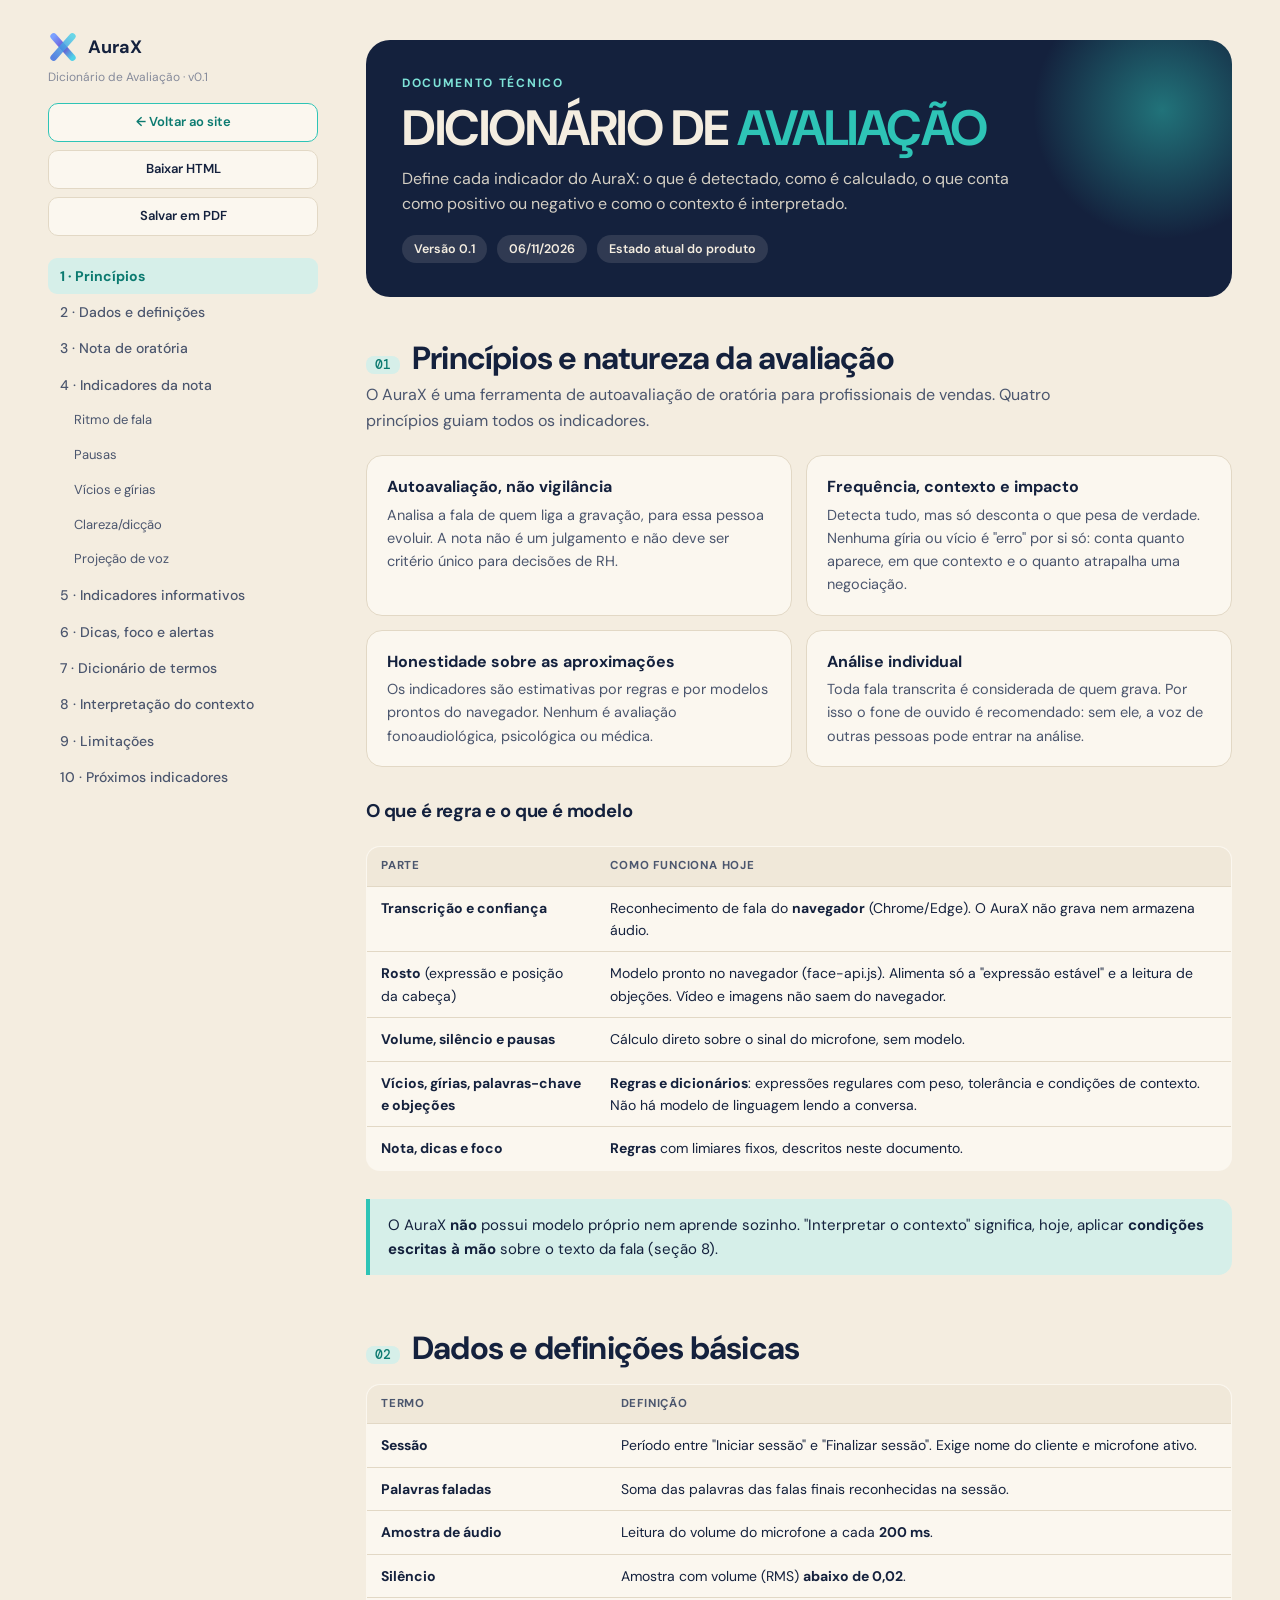
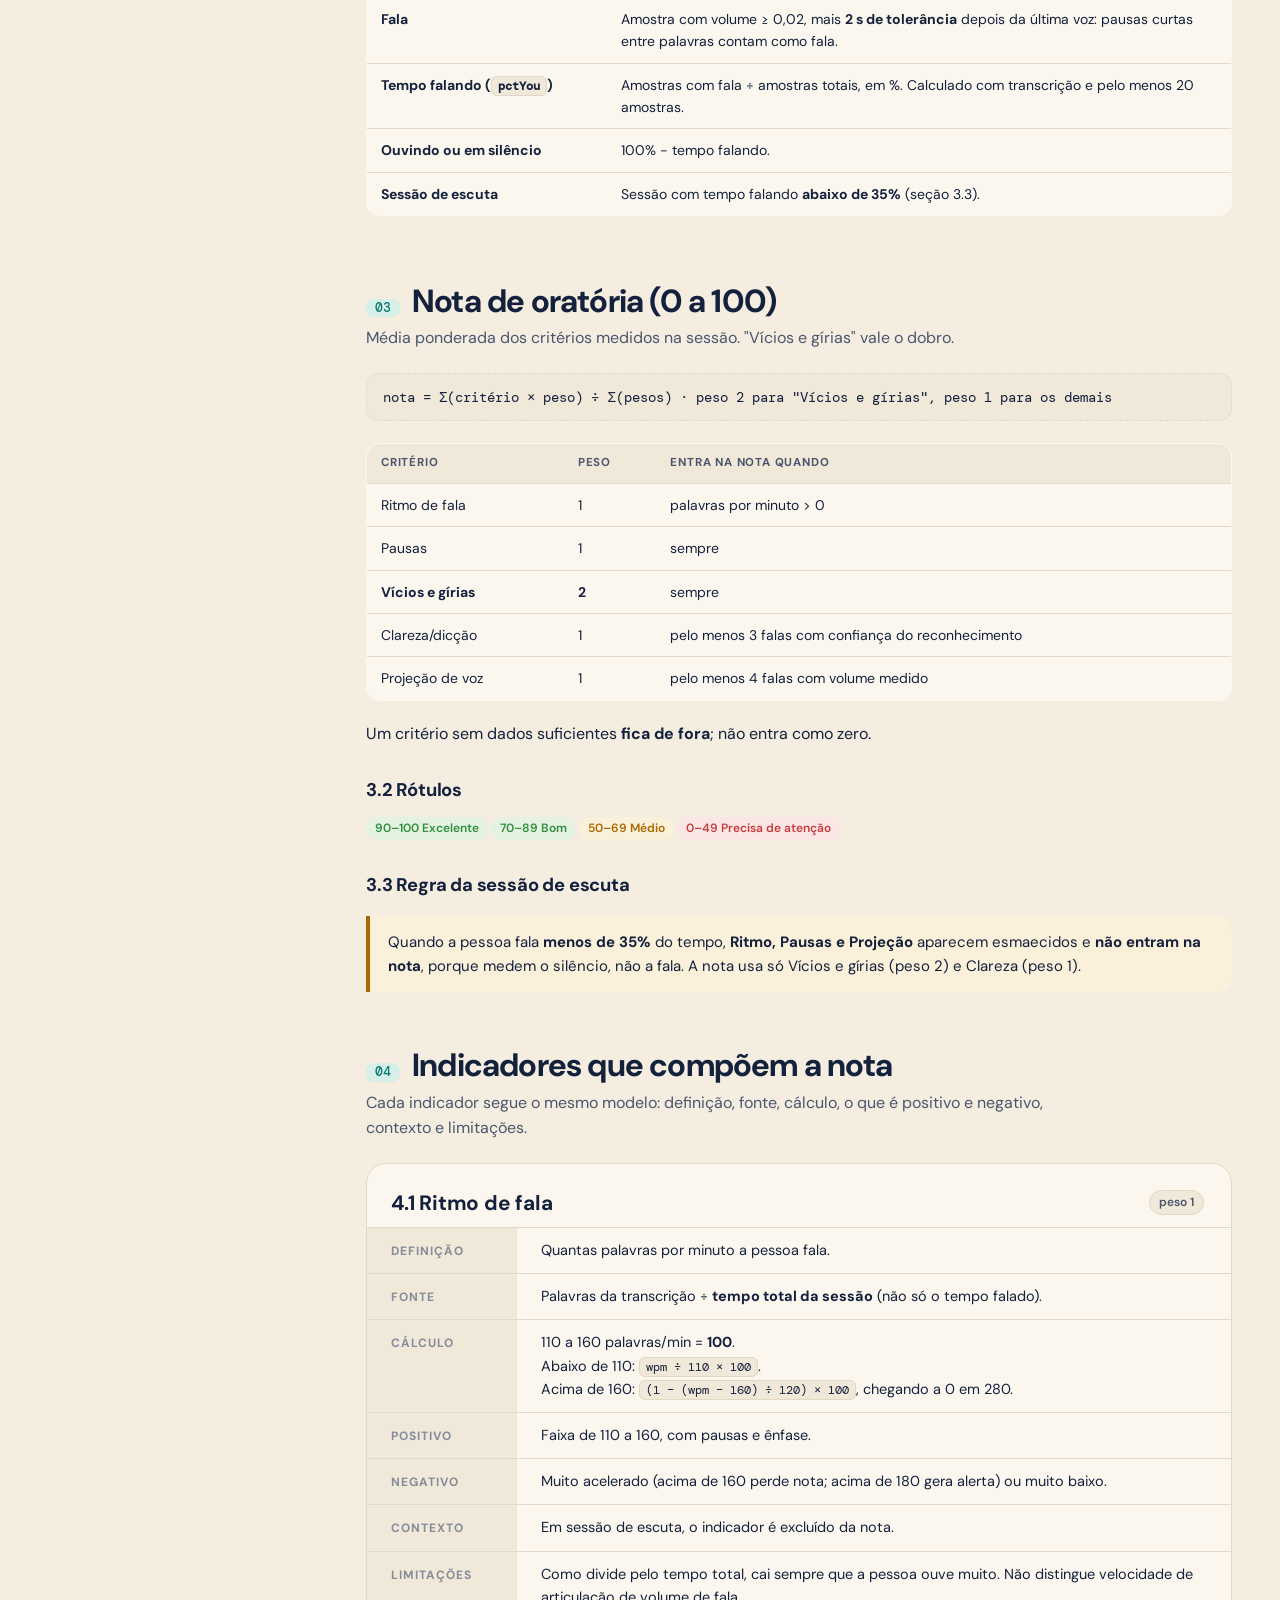
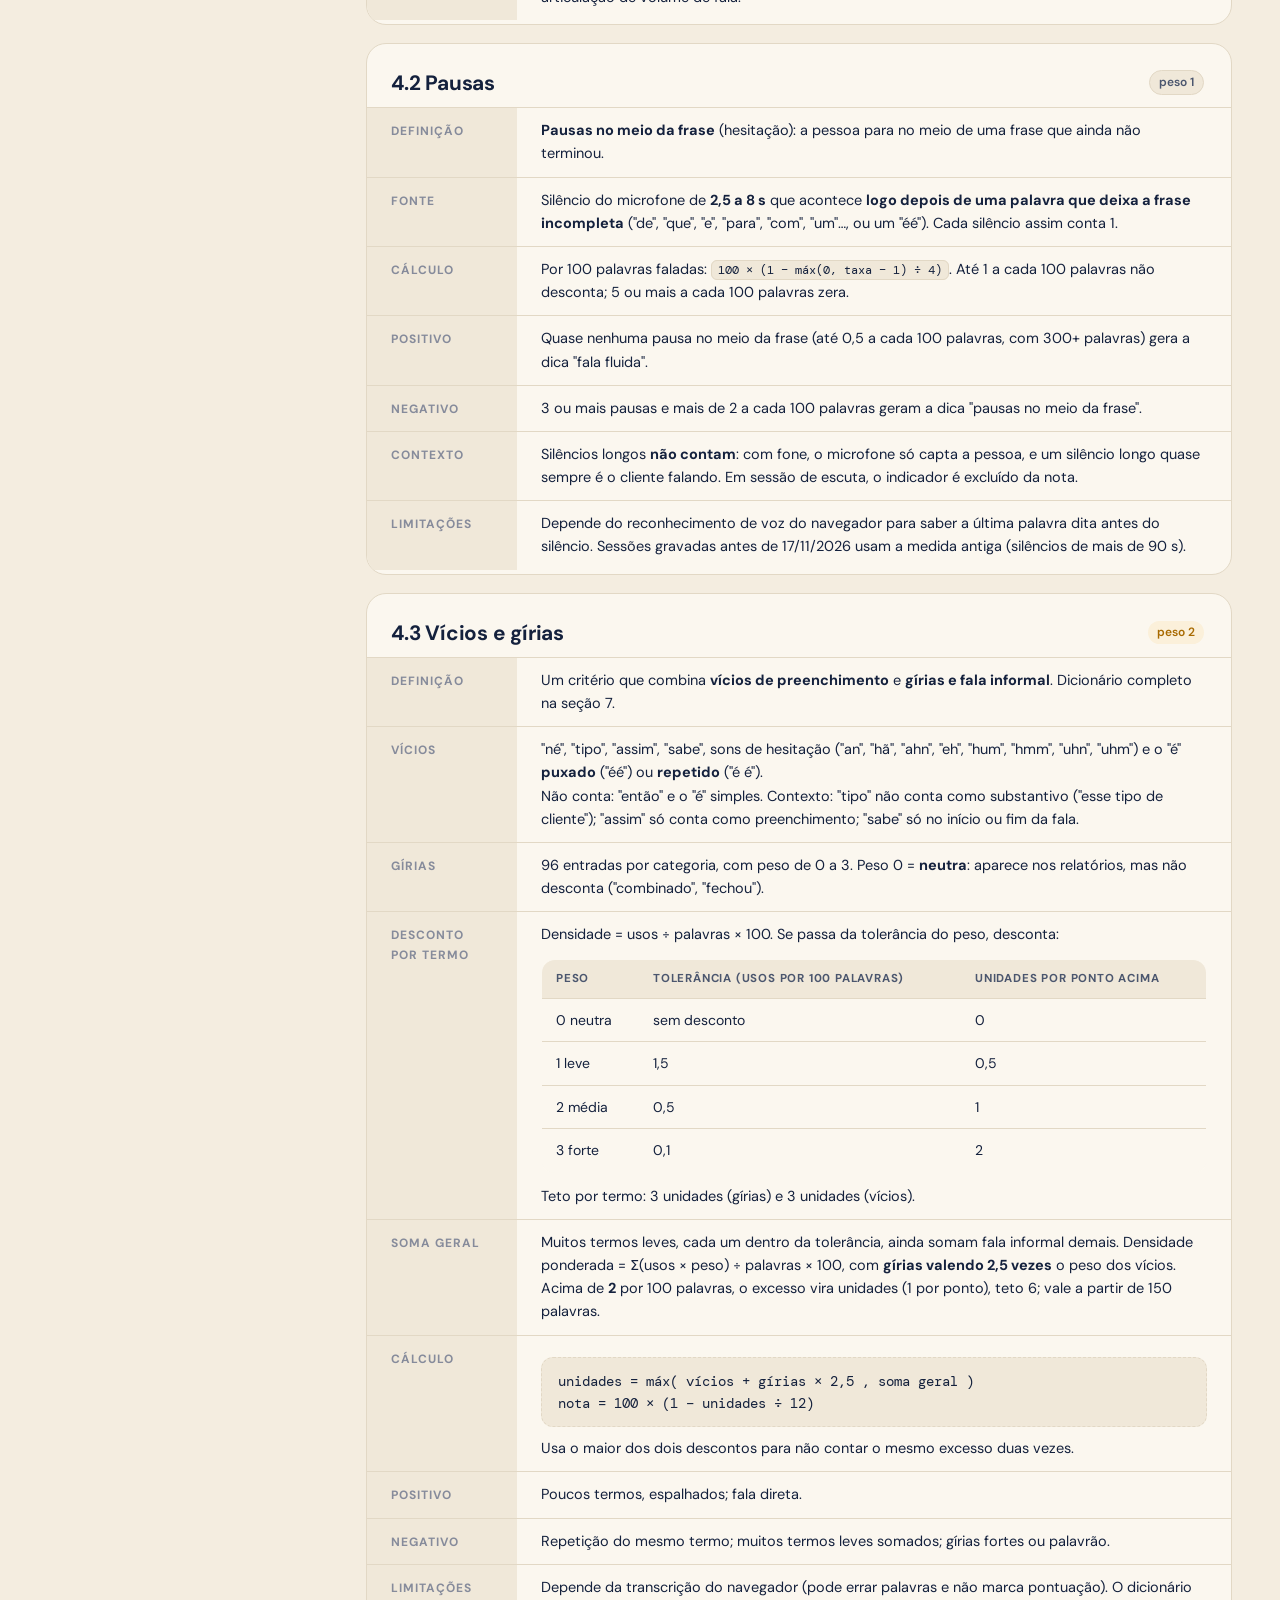
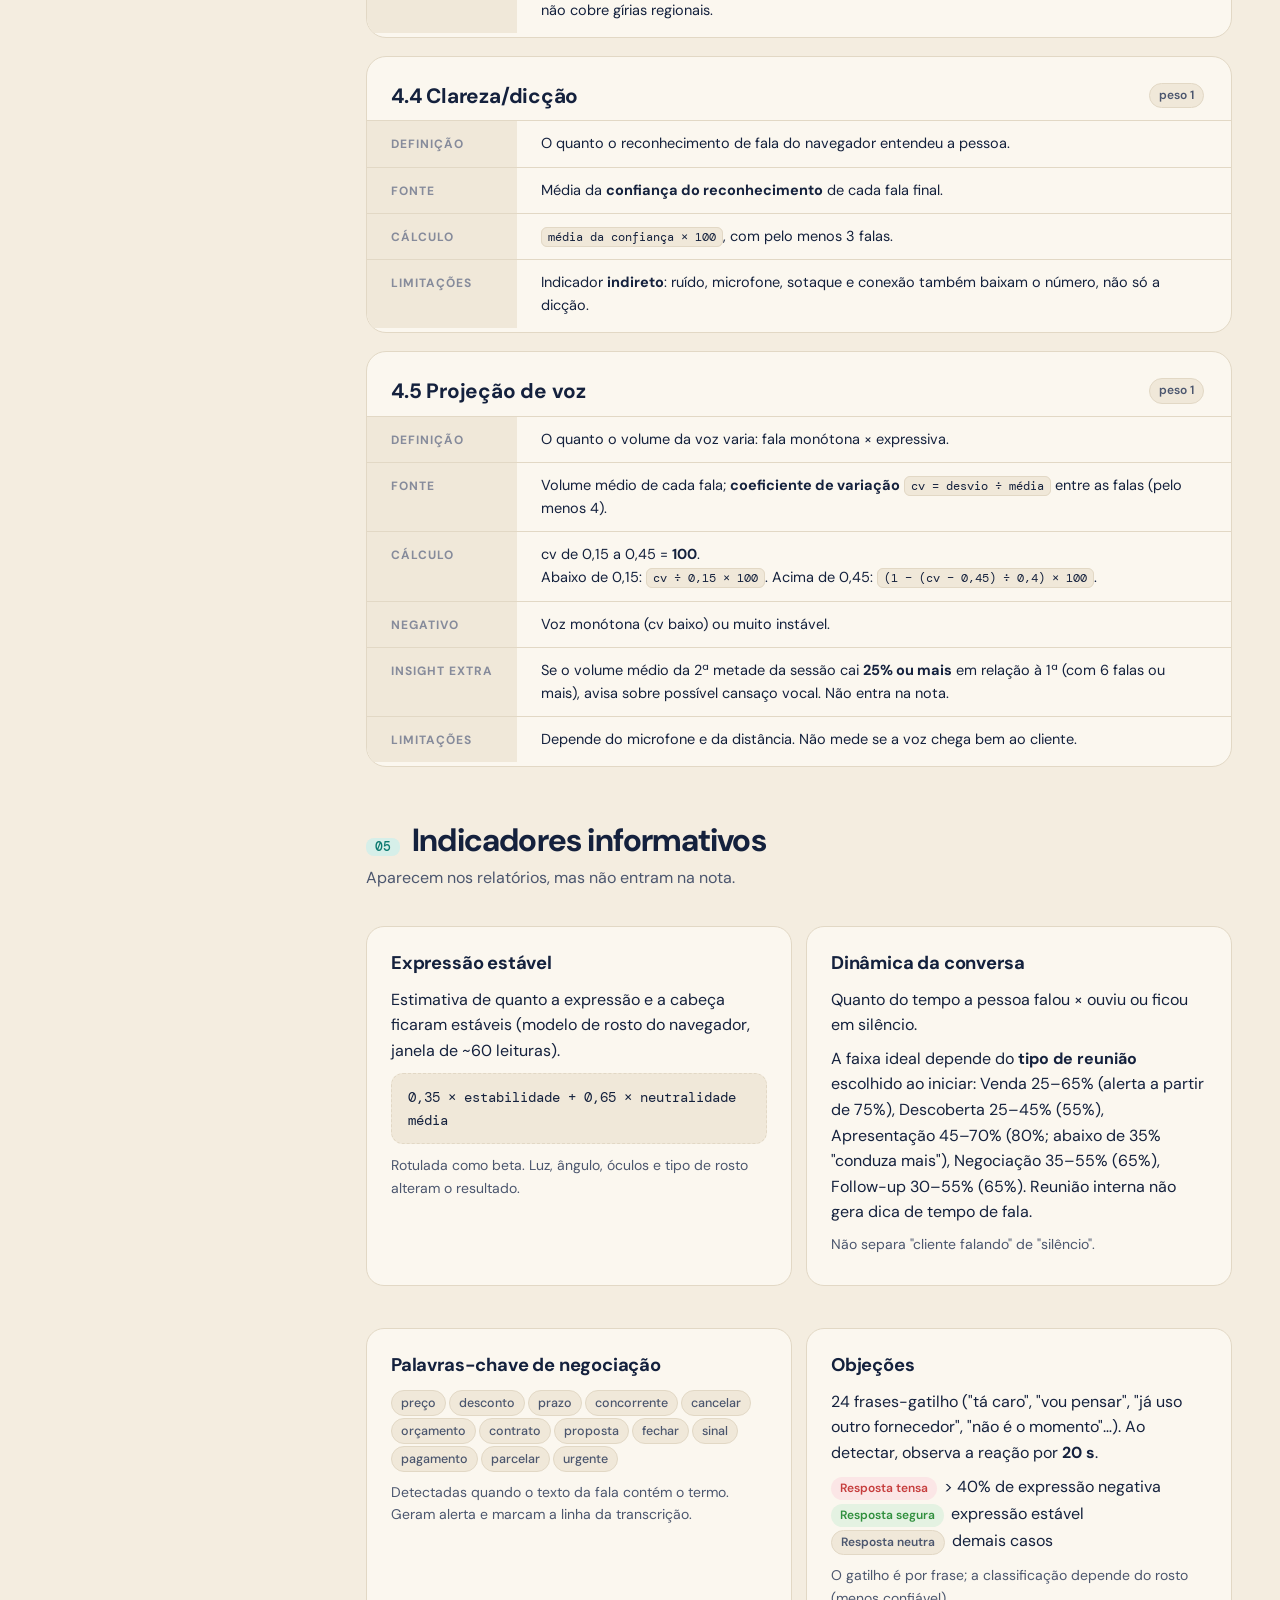
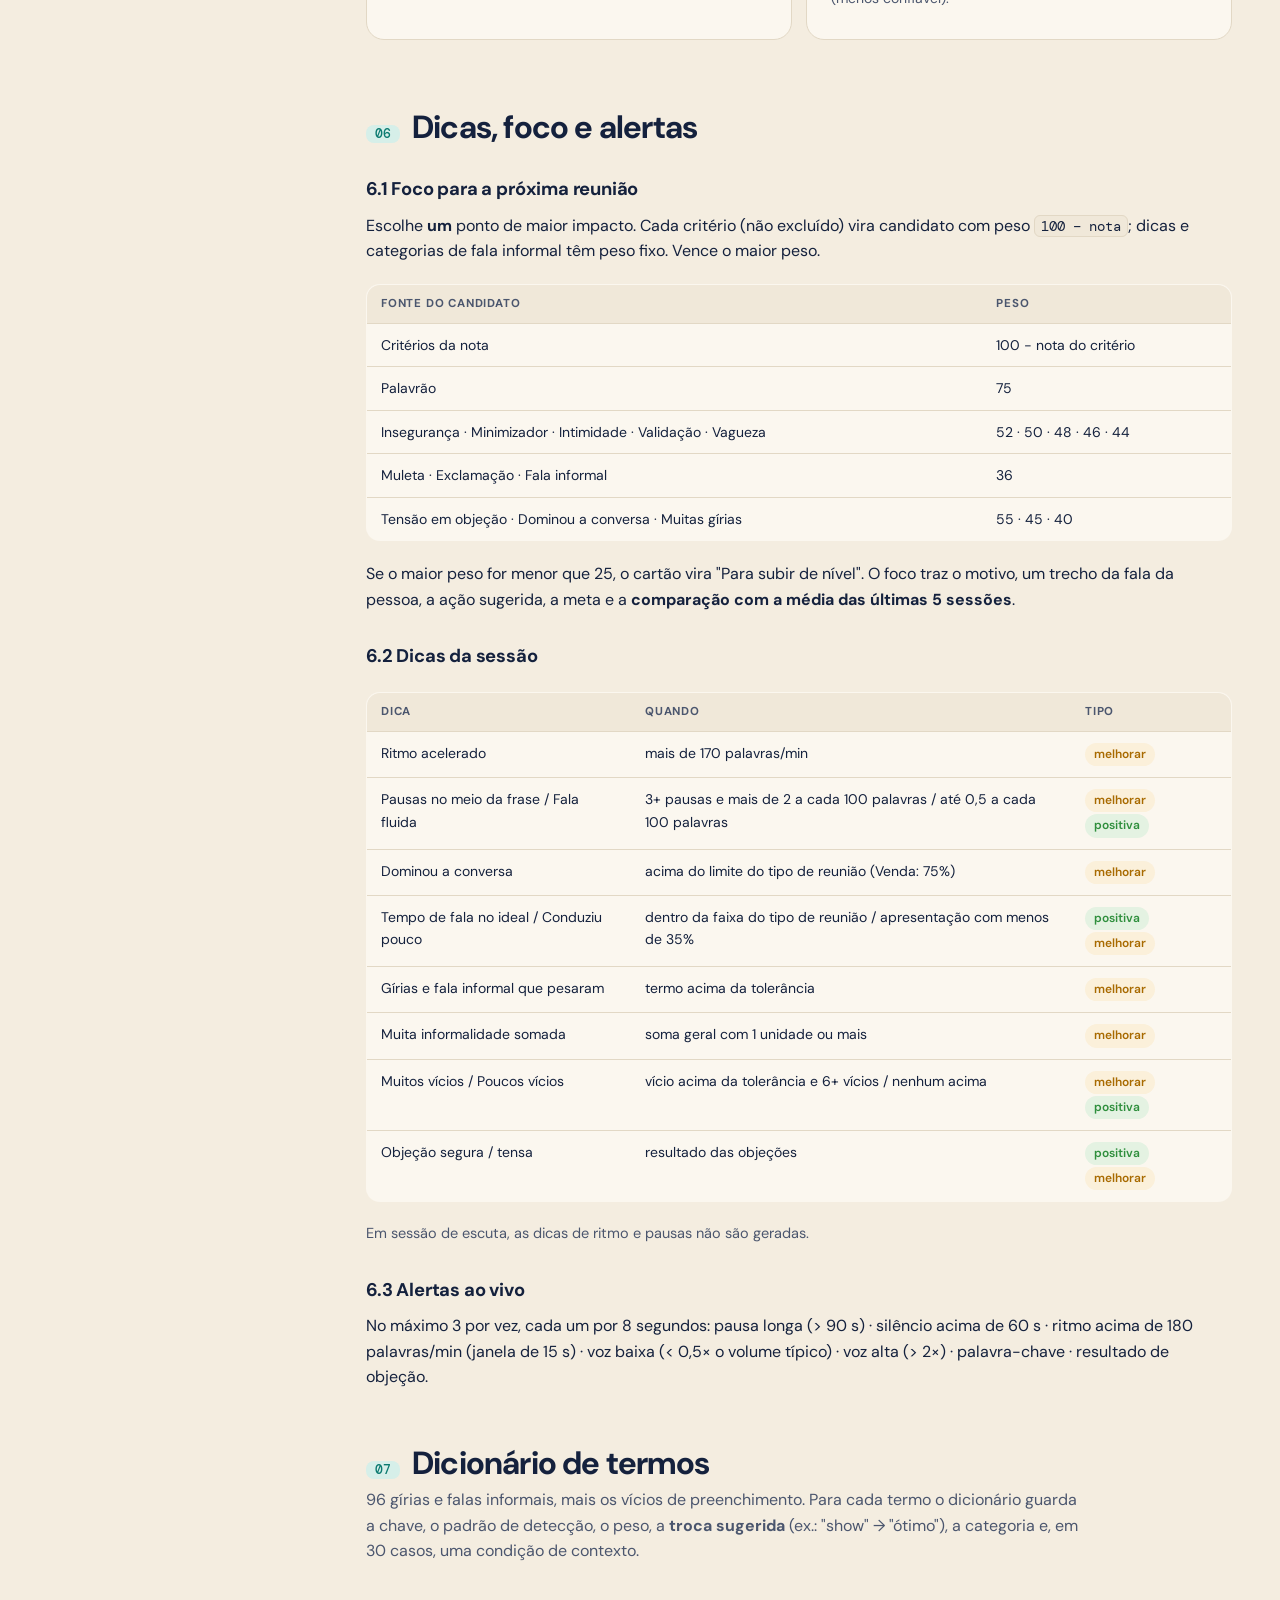
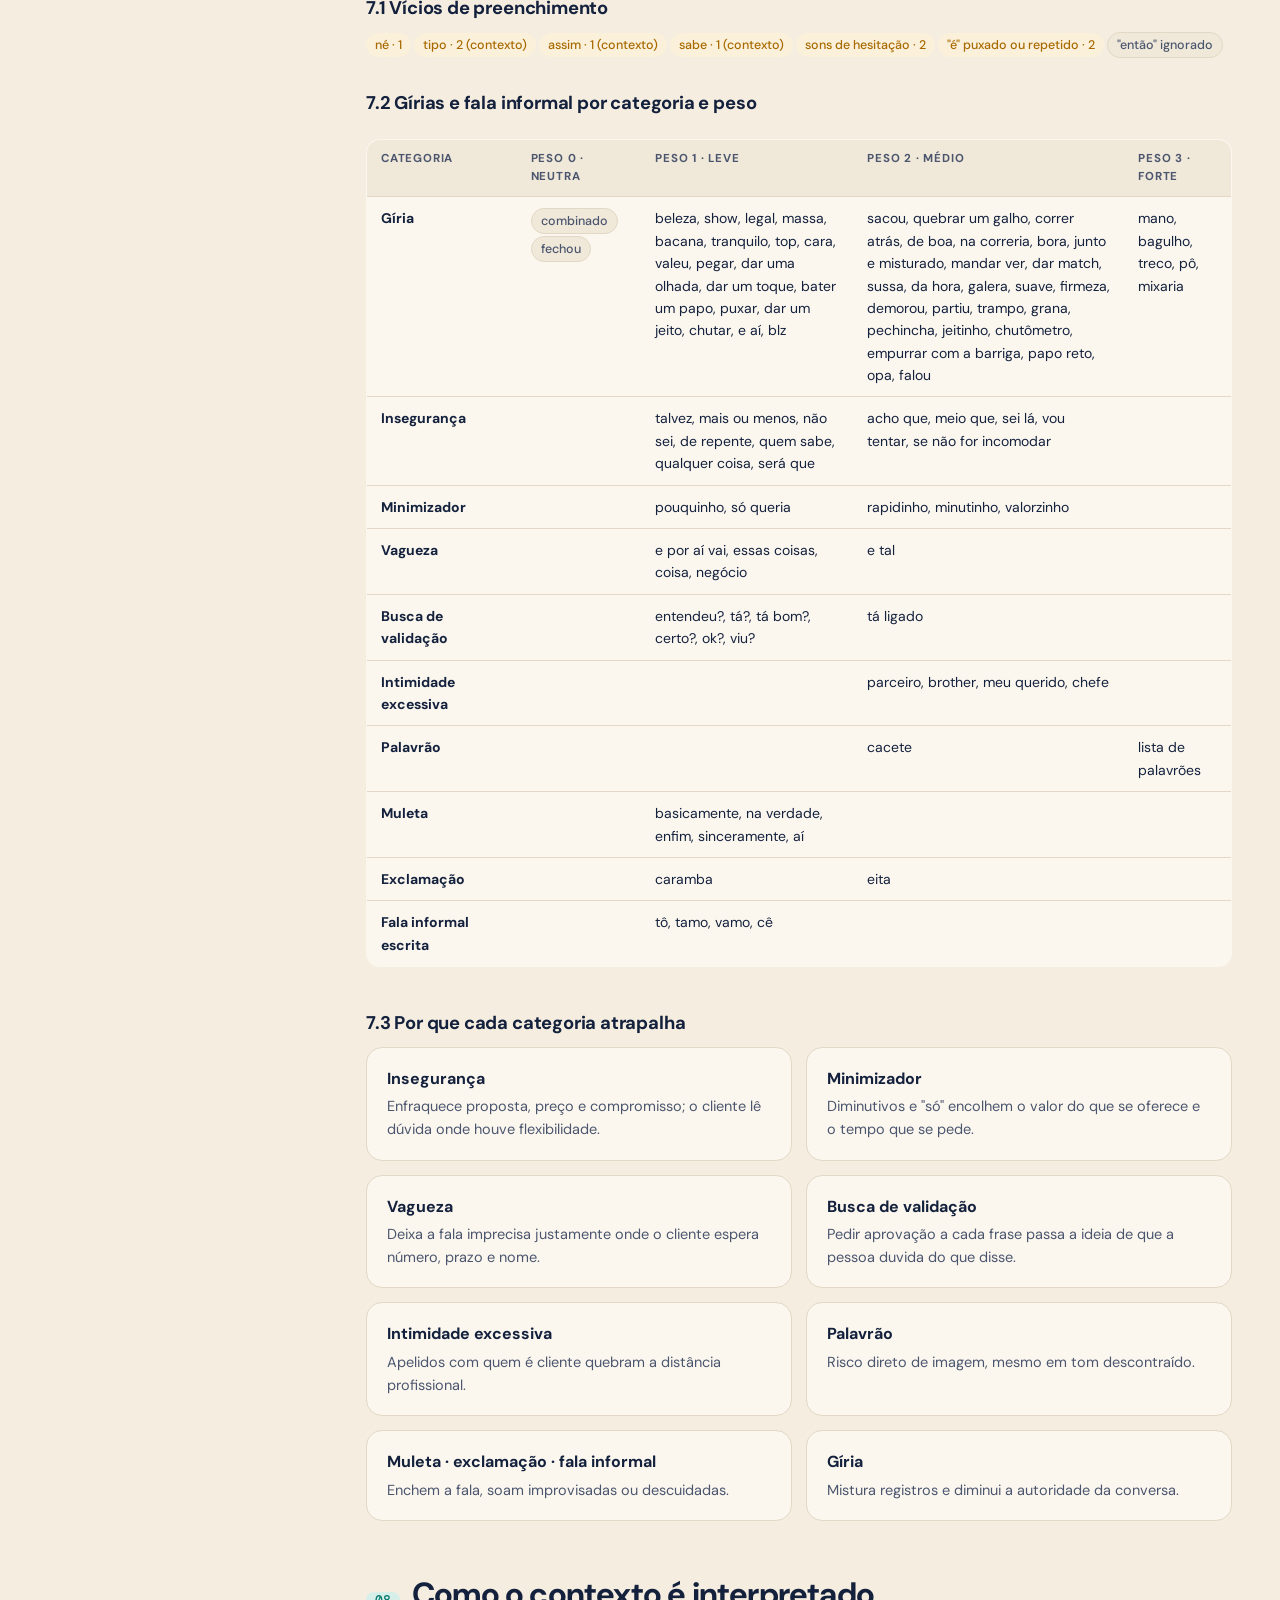
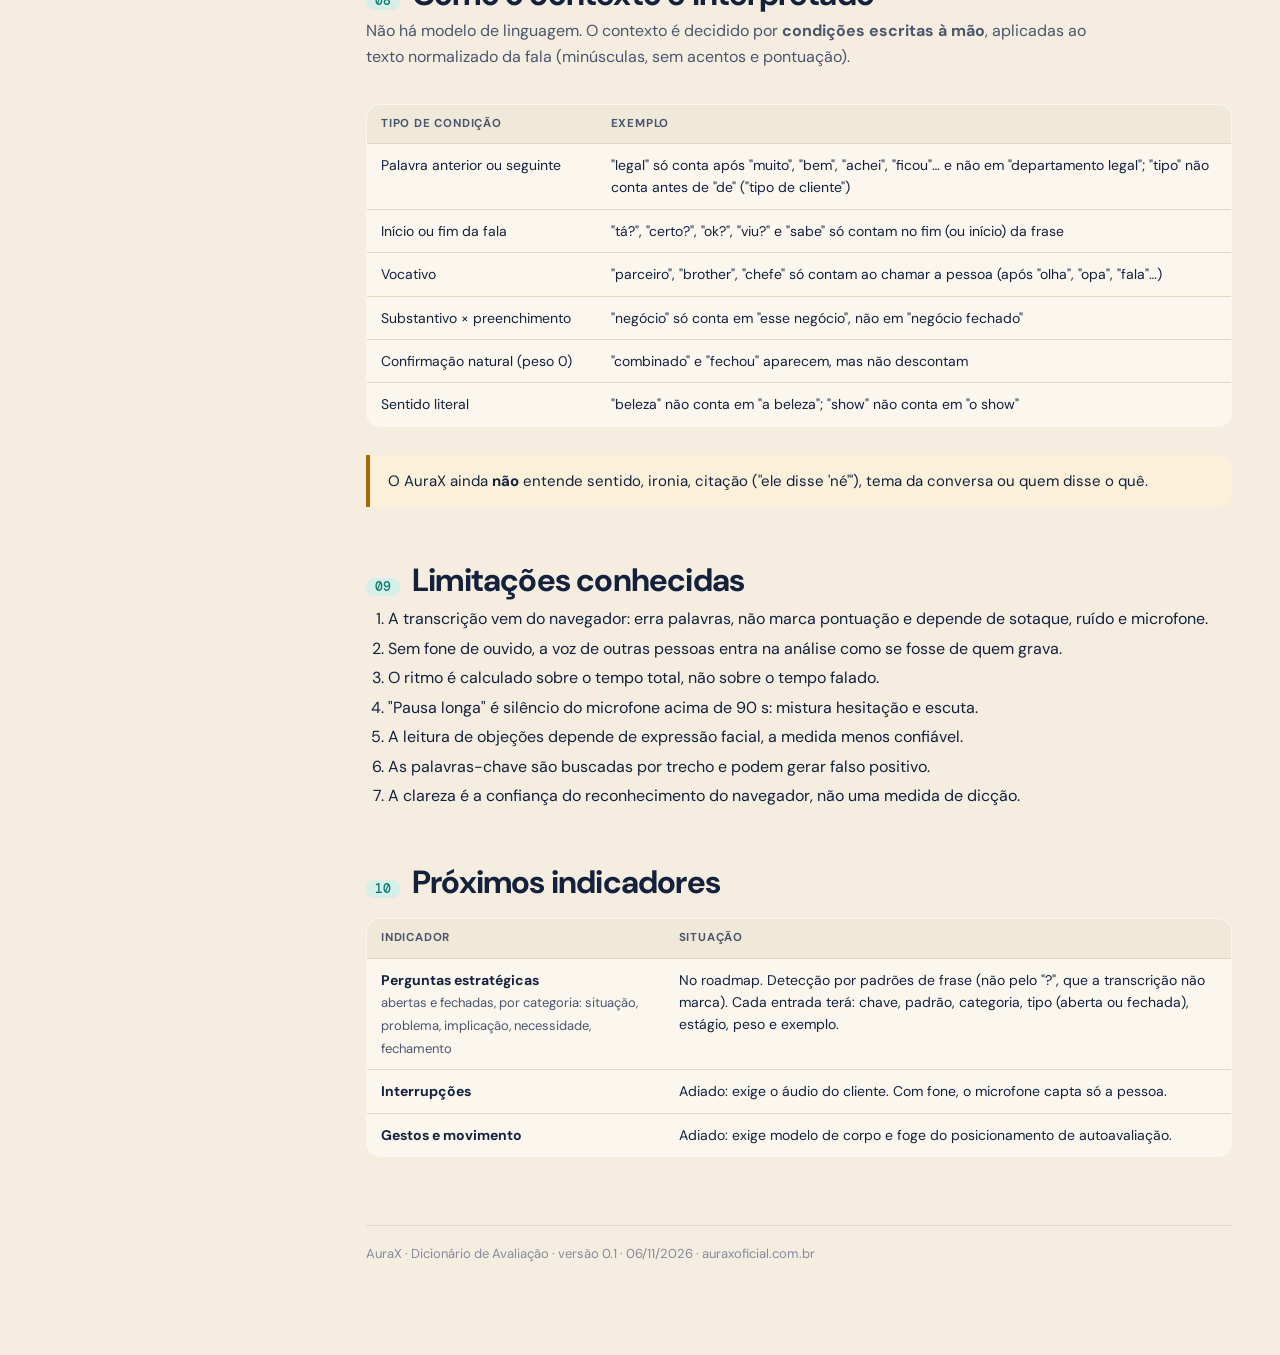
<file: dicionario.html>
<!doctype html>
<html lang="pt-BR">
<head>
<meta charset="utf-8" />
<meta name="viewport" content="width=device-width, initial-scale=1" />
<title>Dicionário AuraX — Dicionário de Avaliação</title>
<link rel="canonical" href="https://auraxoficial.com.br/dicionario.html" />
<meta name="description" content="Como o AuraX avalia a oratória: cada indicador, como é calculado, o que conta como positivo ou negativo e como o contexto é interpretado." />
<link rel="icon" href="[data-uri]" />
<link rel="preconnect" href="https://fonts.googleapis.com" />
<link href="https://fonts.googleapis.com/css2?family=DM+Sans:wght@400;500;600;700&family=DM+Mono:wght@400;500&display=swap" rel="stylesheet" />
<style>
  :root {
    --bg: #f4ede0; --surface: #fbf7ef; --surface-2: #f0e8d9; --line: #e2d8c5;
    --ink: #14213d; --ink-dim: #4b566e; --ink-faint: #868b9b;
    --accent: #2ec4b6; --accent-ink: #0b7a70; --accent-soft: #d6efe9;
    --good: #2f8f3d; --good-soft: #e4f2e2; --warn: #a86a00; --warn-soft: #fbf0da; --bad: #c63d3d; --bad-soft: #fbe6e6;
    --font: "DM Sans", system-ui, -apple-system, "Segoe UI", sans-serif; --mono: "DM Mono", ui-monospace, "SF Mono", Consolas, monospace;
  }
  @media (prefers-color-scheme: dark) {
    :root { --bg: #0d1630; --surface: #14213d; --surface-2: #192848; --line: #263556; --ink: #f4ede0; --ink-dim: #c8c3b8; --ink-faint: #8c92a6;
      --accent-ink: #5fe0d3; --accent-soft: #12383f; --hero: #1b2c52; --good: #86d36e; --good-soft: #1d3220; --warn: #f0b755; --warn-soft: #3a2c12; --bad: #ff8585; --bad-soft: #3b1b1b; }
  }
  @media (prefers-color-scheme: dark) { .hero { background: #1b2c52; border: 1px solid #2c4170; } }
  .toc .actions { display: flex; flex-direction: column; gap: 8px; margin: -6px 0 22px; }
  .toc .btn { display: block; text-align: center; padding: 8px 12px; border-radius: 10px; border: 1px solid var(--line); background: var(--surface); color: var(--ink); font: inherit; font-size: 13px; font-weight: 600; text-decoration: none; cursor: pointer; }
  .toc .btn:hover { background: var(--surface-2); }
  .toc .btn:first-child { border-color: var(--accent); color: var(--accent-ink); }
  @media (max-width: 960px) { .toc .actions { flex-direction: row; flex-wrap: wrap; margin: 6px 0 12px; } }
  @media print { .toc .actions { display: none; } }
  * { box-sizing: border-box; }
  html { scroll-behavior: smooth; scroll-padding-top: 20px; }
  body { margin: 0; background: var(--bg); color: var(--ink); font-family: var(--font); line-height: 1.6; font-size: 16px; }
  a { color: var(--accent-ink); }
  .layout { display: grid; grid-template-columns: 270px minmax(0, 1fr); max-width: 1240px; margin: 0 auto; gap: 48px; padding: 0 28px; }
  nav.toc { position: sticky; top: 0; align-self: start; height: 100vh; overflow-y: auto; padding: 32px 0 32px; }
  .brand { display: flex; align-items: center; gap: 10px; font-weight: 700; font-size: 18px; margin-bottom: 6px; }
  .brand img { width: 30px; height: 30px; }
  .toc small { display: block; color: var(--ink-faint); font-size: 12px; margin-bottom: 22px; }
  .toc a { display: block; padding: 7px 12px; border-radius: 9px; color: var(--ink-dim); text-decoration: none; font-size: 14px; font-weight: 500; }
  .toc a:hover { background: var(--surface-2); color: var(--ink); }
  .toc a.on { background: var(--accent-soft); color: var(--accent-ink); font-weight: 700; }
  .toc .sub a { padding-left: 26px; font-size: 13px; font-weight: 400; }
  main { padding: 40px 0 90px; min-width: 0; }

  .hero { padding: 34px 36px; border-radius: 24px; background: #14213d; color: #f4ede0; margin-bottom: 44px; position: relative; overflow: hidden; }
  .hero::after { content: ""; position: absolute; right: -60px; top: -60px; width: 260px; height: 260px; border-radius: 50%; background: radial-gradient(circle, rgba(46,196,182,.5), transparent 70%); }
  .hero .eyebrow { font-size: 12px; font-weight: 700; letter-spacing: .14em; text-transform: uppercase; color: #7ee3d8; }
  .hero h1 { margin: 10px 0 12px; font-size: clamp(2rem, 4.6vw, 3.1rem); line-height: 1.02; letter-spacing: -0.03em; font-weight: 700; text-transform: uppercase; }
  .hero h1 em { font-style: normal; color: var(--accent); }
  .hero p { margin: 0; max-width: 640px; color: #d4cfc4; position: relative; z-index: 1; }
  .hero .meta { margin-top: 18px; display: flex; gap: 10px; flex-wrap: wrap; position: relative; z-index: 1; }
  .pill { display: inline-block; padding: 4px 12px; border-radius: 999px; font-size: 12.5px; font-weight: 600; background: rgba(244,237,224,.12); color: #f4ede0; }

  section { margin-bottom: 56px; }
  h2 { font-size: clamp(1.5rem, 3vw, 2rem); line-height: 1.1; letter-spacing: -0.025em; margin: 0 0 6px; display: flex; align-items: baseline; gap: 12px; }
  h2 .n { font-family: var(--mono); font-size: .8rem; font-weight: 500; color: var(--accent-ink); background: var(--accent-soft); padding: 2px 9px; border-radius: 8px; letter-spacing: 0; }
  .lead { color: var(--ink-dim); margin: 0 0 22px; max-width: 720px; }
  h3 { margin: 30px 0 8px; font-size: 1.15rem; letter-spacing: -0.01em; }
  h4 { margin: 18px 0 6px; font-size: .78rem; letter-spacing: .1em; text-transform: uppercase; color: var(--ink-faint); }
  p { margin: 8px 0; }
  ul, ol { margin: 8px 0; padding-left: 22px; } li { margin: 4px 0; }
  code, .mono { font-family: var(--mono); font-size: .86em; background: var(--surface-2); border: 1px solid var(--line); padding: 1px 6px; border-radius: 6px; }

  .card { background: var(--surface); border: 1px solid var(--line); border-radius: 18px; padding: 22px 24px; margin: 14px 0; }
  .grid2 { display: grid; grid-template-columns: repeat(2, minmax(0, 1fr)); gap: 14px; }
  .grid3 { display: grid; grid-template-columns: repeat(3, minmax(0, 1fr)); gap: 14px; }
  .principle { background: var(--surface); border: 1px solid var(--line); border-radius: 16px; padding: 18px 20px; }
  .principle b { display: block; margin-bottom: 4px; }
  .principle p { margin: 0; color: var(--ink-dim); font-size: 14.5px; }
  .callout { border-left: 4px solid var(--accent); background: var(--accent-soft); padding: 14px 18px; border-radius: 0 14px 14px 0; margin: 16px 0; font-size: 15px; }
  .callout.warn { border-color: var(--warn); background: var(--warn-soft); }
  .formula { font-family: var(--mono); font-size: 14px; background: var(--surface-2); border: 1px dashed var(--line); border-radius: 12px; padding: 12px 16px; margin: 10px 0; overflow-x: auto; }

  table { width: 100%; border-collapse: collapse; font-size: 14px; margin: 12px 0; background: var(--surface); border: 1px solid var(--line); border-radius: 14px; overflow: hidden; }
  th, td { text-align: left; padding: 10px 14px; border-bottom: 1px solid var(--line); vertical-align: top; }
  th { background: var(--surface-2); font-size: 11.5px; text-transform: uppercase; letter-spacing: .07em; color: var(--ink-dim); }
  tr:last-child td { border-bottom: 0; }
  .tw { overflow-x: auto; }

  .tag { display: inline-block; padding: 2px 9px; border-radius: 999px; font-size: 12px; font-weight: 600; margin: 1px 3px 1px 0; }
  .t-good { background: var(--good-soft); color: var(--good); } .t-warn { background: var(--warn-soft); color: var(--warn); }
  .t-bad { background: var(--bad-soft); color: var(--bad); } .t-n { background: var(--surface-2); color: var(--ink-dim); border: 1px solid var(--line); }
  .terms .tag { font-weight: 500; font-size: 12.5px; }

  .ind { background: var(--surface); border: 1px solid var(--line); border-radius: 20px; padding: 6px 0 4px; margin: 18px 0; overflow: hidden; }
  .ind > header { padding: 16px 24px 8px; display: flex; align-items: center; justify-content: space-between; gap: 12px; flex-wrap: wrap; }
  .ind > header h3 { margin: 0; font-size: 1.3rem; }
  .ind .rows { display: grid; grid-template-columns: 150px minmax(0, 1fr); }
  .ind .rows > div { padding: 11px 24px; border-top: 1px solid var(--line); font-size: 14.5px; }
  .ind .rows > div:nth-child(odd) { color: var(--ink-faint); font-size: 12px; font-weight: 700; letter-spacing: .08em; text-transform: uppercase; padding-top: 14px; background: var(--surface-2); }
  .ind .rows p, .ind .rows ul { margin: 0; }

  .foot { color: var(--ink-faint); font-size: 13px; border-top: 1px solid var(--line); padding-top: 18px; margin-top: 40px; }
  @media (max-width: 960px) {
    .layout { grid-template-columns: minmax(0, 1fr); padding: 0 16px; gap: 0; }
    nav.toc { position: static; height: auto; padding: 18px 0 0; }
    .toc .links { display: flex; gap: 6px; overflow-x: auto; padding-bottom: 6px; } .toc .links a { white-space: nowrap; } .toc .sub { display: none; }
    .grid2, .grid3 { grid-template-columns: minmax(0, 1fr); }
    .ind .rows { grid-template-columns: minmax(0, 1fr); } .ind .rows > div:nth-child(odd) { padding: 8px 20px 4px; }
    .hero { padding: 26px 22px; }
  }
  @media print {
    body { background: #fff; color: #000; } nav.toc { display: none; } .layout { display: block; padding: 0; max-width: none; }
    .hero { background: #14213d !important; -webkit-print-color-adjust: exact; print-color-adjust: exact; } section { break-inside: avoid-page; } .ind, .card, table { break-inside: avoid; }
  }
</style>
</head>
<body>
<div class="layout">
  <nav class="toc" aria-label="Sumário">
    <div class="brand"><img src="[data-uri]" alt="" />AuraX</div>
    <small>Dicionário de Avaliação · v0.1</small>
    <div class="actions">
      <a class="btn" href="./">← Voltar ao site</a>
      <a class="btn" href="dicionario.html" download="AuraX-Dicionario-de-Avaliacao.html">Baixar HTML</a>
      <button class="btn" type="button" onclick="window.print()">Salvar em PDF</button>
    </div>
    <div class="links">
      <a href="#principios">1 · Princípios</a>
      <a href="#dados">2 · Dados e definições</a>
      <a href="#nota">3 · Nota de oratória</a>
      <a href="#indicadores">4 · Indicadores da nota</a>
      <div class="sub"><a href="#ritmo">Ritmo de fala</a><a href="#pausas">Pausas</a><a href="#linguagem">Vícios e gírias</a><a href="#clareza">Clareza/dicção</a><a href="#projecao">Projeção de voz</a></div>
      <a href="#informativos">5 · Indicadores informativos</a>
      <a href="#dicas">6 · Dicas, foco e alertas</a>
      <a href="#termos">7 · Dicionário de termos</a>
      <a href="#contexto">8 · Interpretação do contexto</a>
      <a href="#limites">9 · Limitações</a>
      <a href="#proximos">10 · Próximos indicadores</a>
    </div>
  </nav>

  <main>
    <header class="hero">
      <div class="eyebrow">Documento técnico</div>
      <h1>Dicionário de <em>Avaliação</em></h1>
      <p>Define cada indicador do AuraX: o que é detectado, como é calculado, o que conta como positivo ou negativo e como o contexto é interpretado.</p>
      <div class="meta"><span class="pill">Versão 0.1</span><span class="pill">06/11/2026</span><span class="pill">Estado atual do produto</span></div>
    </header>

    <section id="principios">
      <h2><span class="n">01</span>Princípios e natureza da avaliação</h2>
      <p class="lead">O AuraX é uma ferramenta de autoavaliação de oratória para profissionais de vendas. Quatro princípios guiam todos os indicadores.</p>
      <div class="grid2">
        <div class="principle"><b>Autoavaliação, não vigilância</b><p>Analisa a fala de quem liga a gravação, para essa pessoa evoluir. A nota não é um julgamento e não deve ser critério único para decisões de RH.</p></div>
        <div class="principle"><b>Frequência, contexto e impacto</b><p>Detecta tudo, mas só desconta o que pesa de verdade. Nenhuma gíria ou vício é "erro" por si só: conta quanto aparece, em que contexto e o quanto atrapalha uma negociação.</p></div>
        <div class="principle"><b>Honestidade sobre as aproximações</b><p>Os indicadores são estimativas por regras e por modelos prontos do navegador. Nenhum é avaliação fonoaudiológica, psicológica ou médica.</p></div>
        <div class="principle"><b>Análise individual</b><p>Toda fala transcrita é considerada de quem grava. Por isso o fone de ouvido é recomendado: sem ele, a voz de outras pessoas pode entrar na análise.</p></div>
      </div>

      <h3>O que é regra e o que é modelo</h3>
      <div class="tw"><table>
        <tr><th>Parte</th><th>Como funciona hoje</th></tr>
        <tr><td><b>Transcrição e confiança</b></td><td>Reconhecimento de fala do <b>navegador</b> (Chrome/Edge). O AuraX não grava nem armazena áudio.</td></tr>
        <tr><td><b>Rosto</b> (expressão e posição da cabeça)</td><td>Modelo pronto no navegador (face-api.js). Alimenta só a "expressão estável" e a leitura de objeções. Vídeo e imagens não saem do navegador.</td></tr>
        <tr><td><b>Volume, silêncio e pausas</b></td><td>Cálculo direto sobre o sinal do microfone, sem modelo.</td></tr>
        <tr><td><b>Vícios, gírias, palavras-chave e objeções</b></td><td><b>Regras e dicionários</b>: expressões regulares com peso, tolerância e condições de contexto. Não há modelo de linguagem lendo a conversa.</td></tr>
        <tr><td><b>Nota, dicas e foco</b></td><td><b>Regras</b> com limiares fixos, descritos neste documento.</td></tr>
      </table></div>
      <div class="callout">O AuraX <b>não</b> possui modelo próprio nem aprende sozinho. "Interpretar o contexto" significa, hoje, aplicar <b>condições escritas à mão</b> sobre o texto da fala (seção 8).</div>
    </section>

    <section id="dados">
      <h2><span class="n">02</span>Dados e definições básicas</h2>
      <div class="tw"><table>
        <tr><th style="width:240px">Termo</th><th>Definição</th></tr>
        <tr><td><b>Sessão</b></td><td>Período entre "Iniciar sessão" e "Finalizar sessão". Exige nome do cliente e microfone ativo.</td></tr>
        <tr><td><b>Palavras faladas</b></td><td>Soma das palavras das falas finais reconhecidas na sessão.</td></tr>
        <tr><td><b>Amostra de áudio</b></td><td>Leitura do volume do microfone a cada <b>200 ms</b>.</td></tr>
        <tr><td><b>Silêncio</b></td><td>Amostra com volume (RMS) <b>abaixo de 0,02</b>.</td></tr>
        <tr><td><b>Fala</b></td><td>Amostra com volume ≥ 0,02, mais <b>2 s de tolerância</b> depois da última voz: pausas curtas entre palavras contam como fala.</td></tr>
        <tr><td><b>Tempo falando (<span class="mono">pctYou</span>)</b></td><td>Amostras com fala ÷ amostras totais, em %. Calculado com transcrição e pelo menos 20 amostras.</td></tr>
        <tr><td><b>Ouvindo ou em silêncio</b></td><td>100% − tempo falando.</td></tr>
        <tr><td><b>Sessão de escuta</b></td><td>Sessão com tempo falando <b>abaixo de 35%</b> (seção 3.3).</td></tr>
      </table></div>
    </section>

    <section id="nota">
      <h2><span class="n">03</span>Nota de oratória (0 a 100)</h2>
      <p class="lead">Média ponderada dos critérios medidos na sessão. "Vícios e gírias" vale o dobro.</p>
      <div class="formula">nota = Σ(critério × peso) ÷ Σ(pesos)     ·     peso 2 para "Vícios e gírias", peso 1 para os demais</div>
      <div class="tw"><table>
        <tr><th>Critério</th><th>Peso</th><th>Entra na nota quando</th></tr>
        <tr><td>Ritmo de fala</td><td>1</td><td>palavras por minuto &gt; 0</td></tr>
        <tr><td>Pausas</td><td>1</td><td>sempre</td></tr>
        <tr><td><b>Vícios e gírias</b></td><td><b>2</b></td><td>sempre</td></tr>
        <tr><td>Clareza/dicção</td><td>1</td><td>pelo menos 3 falas com confiança do reconhecimento</td></tr>
        <tr><td>Projeção de voz</td><td>1</td><td>pelo menos 4 falas com volume medido</td></tr>
      </table></div>
      <p>Um critério sem dados suficientes <b>fica de fora</b>; não entra como zero.</p>

      <h3>3.2 Rótulos</h3>
      <p><span class="tag t-good">90–100 Excelente</span><span class="tag t-good">70–89 Bom</span><span class="tag t-warn">50–69 Médio</span><span class="tag t-bad">0–49 Precisa de atenção</span></p>

      <h3>3.3 Regra da sessão de escuta</h3>
      <div class="callout warn">Quando a pessoa fala <b>menos de 35%</b> do tempo, <b>Ritmo, Pausas e Projeção</b> aparecem esmaecidos e <b>não entram na nota</b>, porque medem o silêncio, não a fala. A nota usa só Vícios e gírias (peso 2) e Clareza (peso 1).</div>
    </section>

    <section id="indicadores">
      <h2><span class="n">04</span>Indicadores que compõem a nota</h2>
      <p class="lead">Cada indicador segue o mesmo modelo: definição, fonte, cálculo, o que é positivo e negativo, contexto e limitações.</p>

      <article class="ind" id="ritmo">
        <header><h3>4.1 Ritmo de fala</h3><span class="tag t-n">peso 1</span></header>
        <div class="rows">
          <div>Definição</div><div>Quantas palavras por minuto a pessoa fala.</div>
          <div>Fonte</div><div>Palavras da transcrição ÷ <b>tempo total da sessão</b> (não só o tempo falado).</div>
          <div>Cálculo</div><div><p>110 a 160 palavras/min = <b>100</b>.</p><p>Abaixo de 110: <span class="mono">wpm ÷ 110 × 100</span>.</p><p>Acima de 160: <span class="mono">(1 − (wpm − 160) ÷ 120) × 100</span>, chegando a 0 em 280.</p></div>
          <div>Positivo</div><div>Faixa de 110 a 160, com pausas e ênfase.</div>
          <div>Negativo</div><div>Muito acelerado (acima de 160 perde nota; acima de 180 gera alerta) ou muito baixo.</div>
          <div>Contexto</div><div>Em sessão de escuta, o indicador é excluído da nota.</div>
          <div>Limitações</div><div>Como divide pelo tempo total, cai sempre que a pessoa ouve muito. Não distingue velocidade de articulação de volume de fala.</div>
        </div>
      </article>

      <article class="ind" id="pausas">
        <header><h3>4.2 Pausas</h3><span class="tag t-n">peso 1</span></header>
        <div class="rows">
          <div>Definição</div><div><b>Pausas no meio da frase</b> (hesitação): a pessoa para no meio de uma frase que ainda não terminou.</div>
          <div>Fonte</div><div>Silêncio do microfone de <b>2,5 a 8 s</b> que acontece <b>logo depois de uma palavra que deixa a frase incompleta</b> ("de", "que", "e", "para", "com", "um"…, ou um "éé"). Cada silêncio assim conta 1.</div>
          <div>Cálculo</div><div>Por 100 palavras faladas: <span class="mono">100 × (1 − máx(0, taxa − 1) ÷ 4)</span>. Até 1 a cada 100 palavras não desconta; 5 ou mais a cada 100 palavras zera.</div>
          <div>Positivo</div><div>Quase nenhuma pausa no meio da frase (até 0,5 a cada 100 palavras, com 300+ palavras) gera a dica "fala fluida".</div>
          <div>Negativo</div><div>3 ou mais pausas e mais de 2 a cada 100 palavras geram a dica "pausas no meio da frase".</div>
          <div>Contexto</div><div>Silêncios longos <b>não contam</b>: com fone, o microfone só capta a pessoa, e um silêncio longo quase sempre é o cliente falando. Em sessão de escuta, o indicador é excluído da nota.</div>
          <div>Limitações</div><div>Depende do reconhecimento de voz do navegador para saber a última palavra dita antes do silêncio. Sessões gravadas antes de 17/11/2026 usam a medida antiga (silêncios de mais de 90 s).</div>
      </article>

      <article class="ind" id="linguagem">
        <header><h3>4.3 Vícios e gírias</h3><span class="tag t-warn">peso 2</span></header>
        <div class="rows">
          <div>Definição</div><div>Um critério que combina <b>vícios de preenchimento</b> e <b>gírias e fala informal</b>. Dicionário completo na seção 7.</div>
          <div>Vícios</div><div><p>"né", "tipo", "assim", "sabe", sons de hesitação ("an", "hã", "ahn", "eh", "hum", "hmm", "uhn", "uhm") e o "é" <b>puxado</b> ("éé") ou <b>repetido</b> ("é é").</p><p>Não conta: "então" e o "é" simples. Contexto: "tipo" não conta como substantivo ("esse tipo de cliente"); "assim" só conta como preenchimento; "sabe" só no início ou fim da fala.</p></div>
          <div>Gírias</div><div>96 entradas por categoria, com peso de 0 a 3. Peso 0 = <b>neutra</b>: aparece nos relatórios, mas não desconta ("combinado", "fechou").</div>
          <div>Desconto por termo</div><div><p>Densidade = usos ÷ palavras × 100. Se passa da tolerância do peso, desconta:</p>
            <div class="tw"><table><tr><th>Peso</th><th>Tolerância (usos por 100 palavras)</th><th>Unidades por ponto acima</th></tr>
            <tr><td>0 neutra</td><td>sem desconto</td><td>0</td></tr><tr><td>1 leve</td><td>1,5</td><td>0,5</td></tr><tr><td>2 média</td><td>0,5</td><td>1</td></tr><tr><td>3 forte</td><td>0,1</td><td>2</td></tr></table></div>
            <p>Teto por termo: 3 unidades (gírias) e 3 unidades (vícios).</p></div>
          <div>Soma geral</div><div><p>Muitos termos leves, cada um dentro da tolerância, ainda somam fala informal demais. Densidade ponderada = Σ(usos × peso) ÷ palavras × 100, com <b>gírias valendo 2,5 vezes</b> o peso dos vícios.</p><p>Acima de <b>2</b> por 100 palavras, o excesso vira unidades (1 por ponto), teto 6; vale a partir de 150 palavras.</p></div>
          <div>Cálculo</div><div><div class="formula">unidades = máx( vícios + gírias × 2,5 , soma geral )<br/>nota = 100 × (1 − unidades ÷ 12)</div><p>Usa o maior dos dois descontos para não contar o mesmo excesso duas vezes.</p></div>
          <div>Positivo</div><div>Poucos termos, espalhados; fala direta.</div>
          <div>Negativo</div><div>Repetição do mesmo termo; muitos termos leves somados; gírias fortes ou palavrão.</div>
          <div>Limitações</div><div>Depende da transcrição do navegador (pode errar palavras e não marca pontuação). O dicionário não cobre gírias regionais.</div>
        </div>
      </article>

      <article class="ind" id="clareza">
        <header><h3>4.4 Clareza/dicção</h3><span class="tag t-n">peso 1</span></header>
        <div class="rows">
          <div>Definição</div><div>O quanto o reconhecimento de fala do navegador entendeu a pessoa.</div>
          <div>Fonte</div><div>Média da <b>confiança do reconhecimento</b> de cada fala final.</div>
          <div>Cálculo</div><div><span class="mono">média da confiança × 100</span>, com pelo menos 3 falas.</div>
          <div>Limitações</div><div>Indicador <b>indireto</b>: ruído, microfone, sotaque e conexão também baixam o número, não só a dicção.</div>
        </div>
      </article>

      <article class="ind" id="projecao">
        <header><h3>4.5 Projeção de voz</h3><span class="tag t-n">peso 1</span></header>
        <div class="rows">
          <div>Definição</div><div>O quanto o volume da voz varia: fala monótona × expressiva.</div>
          <div>Fonte</div><div>Volume médio de cada fala; <b>coeficiente de variação</b> <span class="mono">cv = desvio ÷ média</span> entre as falas (pelo menos 4).</div>
          <div>Cálculo</div><div><p>cv de 0,15 a 0,45 = <b>100</b>.</p><p>Abaixo de 0,15: <span class="mono">cv ÷ 0,15 × 100</span>. Acima de 0,45: <span class="mono">(1 − (cv − 0,45) ÷ 0,4) × 100</span>.</p></div>
          <div>Negativo</div><div>Voz monótona (cv baixo) ou muito instável.</div>
          <div>Insight extra</div><div>Se o volume médio da 2ª metade da sessão cai <b>25% ou mais</b> em relação à 1ª (com 6 falas ou mais), avisa sobre possível cansaço vocal. Não entra na nota.</div>
          <div>Limitações</div><div>Depende do microfone e da distância. Não mede se a voz chega bem ao cliente.</div>
        </div>
      </article>
    </section>

    <section id="informativos">
      <h2><span class="n">05</span>Indicadores informativos</h2>
      <p class="lead">Aparecem nos relatórios, mas não entram na nota.</p>
      <div class="grid2">
        <div class="card"><h3 style="margin-top:0">Expressão estável</h3><p>Estimativa de quanto a expressão e a cabeça ficaram estáveis (modelo de rosto do navegador, janela de ~60 leituras).</p><div class="formula">0,35 × estabilidade + 0,65 × neutralidade média</div><p style="font-size:14px;color:var(--ink-dim)">Rotulada como beta. Luz, ângulo, óculos e tipo de rosto alteram o resultado.</p></div>
        <div class="card"><h3 style="margin-top:0">Dinâmica da conversa</h3><p>Quanto do tempo a pessoa falou × ouviu ou ficou em silêncio.</p><p>A faixa ideal depende do <b>tipo de reunião</b> escolhido ao iniciar: Venda 25–65% (alerta a partir de 75%), Descoberta 25–45% (55%), Apresentação 45–70% (80%; abaixo de 35% "conduza mais"), Negociação 35–55% (65%), Follow-up 30–55% (65%). Reunião interna não gera dica de tempo de fala.</p><p style="font-size:14px;color:var(--ink-dim)">Não separa "cliente falando" de "silêncio".</p></div>
        <div class="card"><h3 style="margin-top:0">Palavras-chave de negociação</h3><p class="terms"><span class="tag t-n">preço</span><span class="tag t-n">desconto</span><span class="tag t-n">prazo</span><span class="tag t-n">concorrente</span><span class="tag t-n">cancelar</span><span class="tag t-n">orçamento</span><span class="tag t-n">contrato</span><span class="tag t-n">proposta</span><span class="tag t-n">fechar</span><span class="tag t-n">sinal</span><span class="tag t-n">pagamento</span><span class="tag t-n">parcelar</span><span class="tag t-n">urgente</span></p><p style="font-size:14px;color:var(--ink-dim)">Detectadas quando o texto da fala contém o termo. Geram alerta e marcam a linha da transcrição.</p></div>
        <div class="card"><h3 style="margin-top:0">Objeções</h3><p>24 frases-gatilho ("tá caro", "vou pensar", "já uso outro fornecedor", "não é o momento"…). Ao detectar, observa a reação por <b>20 s</b>.</p><p><span class="tag t-bad">Resposta tensa</span> &gt; 40% de expressão negativa<br/><span class="tag t-good">Resposta segura</span> expressão estável<br/><span class="tag t-n">Resposta neutra</span> demais casos</p><p style="font-size:14px;color:var(--ink-dim)">O gatilho é por frase; a classificação depende do rosto (menos confiável).</p></div>
      </div>
    </section>

    <section id="dicas">
      <h2><span class="n">06</span>Dicas, foco e alertas</h2>
      <h3>6.1 Foco para a próxima reunião</h3>
      <p>Escolhe <b>um</b> ponto de maior impacto. Cada critério (não excluído) vira candidato com peso <span class="mono">100 − nota</span>; dicas e categorias de fala informal têm peso fixo. Vence o maior peso.</p>
      <div class="tw"><table>
        <tr><th>Fonte do candidato</th><th>Peso</th></tr>
        <tr><td>Critérios da nota</td><td>100 − nota do critério</td></tr>
        <tr><td>Palavrão</td><td>75</td></tr>
        <tr><td>Insegurança · Minimizador · Intimidade · Validação · Vagueza</td><td>52 · 50 · 48 · 46 · 44</td></tr>
        <tr><td>Muleta · Exclamação · Fala informal</td><td>36</td></tr>
        <tr><td>Tensão em objeção · Dominou a conversa · Muitas gírias</td><td>55 · 45 · 40</td></tr>
      </table></div>
      <p>Se o maior peso for menor que 25, o cartão vira "Para subir de nível". O foco traz o motivo, um trecho da fala da pessoa, a ação sugerida, a meta e a <b>comparação com a média das últimas 5 sessões</b>.</p>

      <h3>6.2 Dicas da sessão</h3>
      <div class="tw"><table>
        <tr><th>Dica</th><th>Quando</th><th>Tipo</th></tr>
        <tr><td>Ritmo acelerado</td><td>mais de 170 palavras/min</td><td><span class="tag t-warn">melhorar</span></td></tr>
        <tr><td>Pausas no meio da frase / Fala fluida</td><td>3+ pausas e mais de 2 a cada 100 palavras / até 0,5 a cada 100 palavras</td><td><span class="tag t-warn">melhorar</span> <span class="tag t-good">positiva</span></td></tr>
        <tr><td>Dominou a conversa</td><td>acima do limite do tipo de reunião (Venda: 75%)</td><td><span class="tag t-warn">melhorar</span></td></tr>
        <tr><td>Tempo de fala no ideal / Conduziu pouco</td><td>dentro da faixa do tipo de reunião / apresentação com menos de 35%</td><td><span class="tag t-good">positiva</span> <span class="tag t-warn">melhorar</span></td></tr>
        <tr><td>Gírias e fala informal que pesaram</td><td>termo acima da tolerância</td><td><span class="tag t-warn">melhorar</span></td></tr>
        <tr><td>Muita informalidade somada</td><td>soma geral com 1 unidade ou mais</td><td><span class="tag t-warn">melhorar</span></td></tr>
        <tr><td>Muitos vícios / Poucos vícios</td><td>vício acima da tolerância e 6+ vícios / nenhum acima</td><td><span class="tag t-warn">melhorar</span> <span class="tag t-good">positiva</span></td></tr>
        <tr><td>Objeção segura / tensa</td><td>resultado das objeções</td><td><span class="tag t-good">positiva</span> <span class="tag t-warn">melhorar</span></td></tr>
      </table></div>
      <p style="color:var(--ink-dim);font-size:14.5px">Em sessão de escuta, as dicas de ritmo e pausas não são geradas.</p>

      <h3>6.3 Alertas ao vivo</h3>
      <p>No máximo 3 por vez, cada um por 8 segundos: pausa longa (&gt; 90 s) · silêncio acima de 60 s · ritmo acima de 180 palavras/min (janela de 15 s) · voz baixa (&lt; 0,5× o volume típico) · voz alta (&gt; 2×) · palavra-chave · resultado de objeção.</p>
    </section>

    <section id="termos">
      <h2><span class="n">07</span>Dicionário de termos</h2>
      <p class="lead">96 gírias e falas informais, mais os vícios de preenchimento. Para cada termo o dicionário guarda a chave, o padrão de detecção, o peso, a <b>troca sugerida</b> (ex.: "show" → "ótimo"), a categoria e, em 30 casos, uma condição de contexto.</p>
      <h3>7.1 Vícios de preenchimento</h3>
      <p class="terms"><span class="tag t-warn">né · 1</span><span class="tag t-warn">tipo · 2 (contexto)</span><span class="tag t-warn">assim · 1 (contexto)</span><span class="tag t-warn">sabe · 1 (contexto)</span><span class="tag t-warn">sons de hesitação · 2</span><span class="tag t-warn">"é" puxado ou repetido · 2</span><span class="tag t-n">"então" ignorado</span></p>

      <h3>7.2 Gírias e fala informal por categoria e peso</h3>
      <div class="tw terms"><table>
        <tr><th style="width:150px">Categoria</th><th>Peso 0 · neutra</th><th>Peso 1 · leve</th><th>Peso 2 · médio</th><th>Peso 3 · forte</th></tr>
        <tr><td><b>Gíria</b></td><td><span class="tag t-n">combinado</span><span class="tag t-n">fechou</span></td><td>beleza, show, legal, massa, bacana, tranquilo, top, cara, valeu, pegar, dar uma olhada, dar um toque, bater um papo, puxar, dar um jeito, chutar, e aí, blz</td><td>sacou, quebrar um galho, correr atrás, de boa, na correria, bora, junto e misturado, mandar ver, dar match, sussa, da hora, galera, suave, firmeza, demorou, partiu, trampo, grana, pechincha, jeitinho, chutômetro, empurrar com a barriga, papo reto, opa, falou</td><td>mano, bagulho, treco, pô, mixaria</td></tr>
        <tr><td><b>Insegurança</b></td><td></td><td>talvez, mais ou menos, não sei, de repente, quem sabe, qualquer coisa, será que</td><td>acho que, meio que, sei lá, vou tentar, se não for incomodar</td><td></td></tr>
        <tr><td><b>Minimizador</b></td><td></td><td>pouquinho, só queria</td><td>rapidinho, minutinho, valorzinho</td><td></td></tr>
        <tr><td><b>Vagueza</b></td><td></td><td>e por aí vai, essas coisas, coisa, negócio</td><td>e tal</td><td></td></tr>
        <tr><td><b>Busca de validação</b></td><td></td><td>entendeu?, tá?, tá bom?, certo?, ok?, viu?</td><td>tá ligado</td><td></td></tr>
        <tr><td><b>Intimidade excessiva</b></td><td></td><td></td><td>parceiro, brother, meu querido, chefe</td><td></td></tr>
        <tr><td><b>Palavrão</b></td><td></td><td></td><td>cacete</td><td>lista de palavrões</td></tr>
        <tr><td><b>Muleta</b></td><td></td><td>basicamente, na verdade, enfim, sinceramente, aí</td><td></td><td></td></tr>
        <tr><td><b>Exclamação</b></td><td></td><td>caramba</td><td>eita</td><td></td></tr>
        <tr><td><b>Fala informal escrita</b></td><td></td><td>tô, tamo, vamo, cê</td><td></td><td></td></tr>
      </table></div>

      <h3>7.3 Por que cada categoria atrapalha</h3>
      <div class="grid2">
        <div class="principle"><b>Insegurança</b><p>Enfraquece proposta, preço e compromisso; o cliente lê dúvida onde houve flexibilidade.</p></div>
        <div class="principle"><b>Minimizador</b><p>Diminutivos e "só" encolhem o valor do que se oferece e o tempo que se pede.</p></div>
        <div class="principle"><b>Vagueza</b><p>Deixa a fala imprecisa justamente onde o cliente espera número, prazo e nome.</p></div>
        <div class="principle"><b>Busca de validação</b><p>Pedir aprovação a cada frase passa a ideia de que a pessoa duvida do que disse.</p></div>
        <div class="principle"><b>Intimidade excessiva</b><p>Apelidos com quem é cliente quebram a distância profissional.</p></div>
        <div class="principle"><b>Palavrão</b><p>Risco direto de imagem, mesmo em tom descontraído.</p></div>
        <div class="principle"><b>Muleta · exclamação · fala informal</b><p>Enchem a fala, soam improvisadas ou descuidadas.</p></div>
        <div class="principle"><b>Gíria</b><p>Mistura registros e diminui a autoridade da conversa.</p></div>
      </div>
    </section>

    <section id="contexto">
      <h2><span class="n">08</span>Como o contexto é interpretado</h2>
      <p class="lead">Não há modelo de linguagem. O contexto é decidido por <b>condições escritas à mão</b>, aplicadas ao texto normalizado da fala (minúsculas, sem acentos e pontuação).</p>
      <div class="tw"><table>
        <tr><th style="width:230px">Tipo de condição</th><th>Exemplo</th></tr>
        <tr><td>Palavra anterior ou seguinte</td><td>"legal" só conta após "muito", "bem", "achei", "ficou"… e não em "departamento legal"; "tipo" não conta antes de "de" ("tipo de cliente")</td></tr>
        <tr><td>Início ou fim da fala</td><td>"tá?", "certo?", "ok?", "viu?" e "sabe" só contam no fim (ou início) da frase</td></tr>
        <tr><td>Vocativo</td><td>"parceiro", "brother", "chefe" só contam ao chamar a pessoa (após "olha", "opa", "fala"…)</td></tr>
        <tr><td>Substantivo × preenchimento</td><td>"negócio" só conta em "esse negócio", não em "negócio fechado"</td></tr>
        <tr><td>Confirmação natural (peso 0)</td><td>"combinado" e "fechou" aparecem, mas não descontam</td></tr>
        <tr><td>Sentido literal</td><td>"beleza" não conta em "a beleza"; "show" não conta em "o show"</td></tr>
      </table></div>
      <div class="callout warn">O AuraX ainda <b>não</b> entende sentido, ironia, citação ("ele disse 'né'"), tema da conversa ou quem disse o quê.</div>
    </section>

    <section id="limites">
      <h2><span class="n">09</span>Limitações conhecidas</h2>
      <ol>
        <li>A transcrição vem do navegador: erra palavras, não marca pontuação e depende de sotaque, ruído e microfone.</li>
        <li>Sem fone de ouvido, a voz de outras pessoas entra na análise como se fosse de quem grava.</li>
        <li>O ritmo é calculado sobre o tempo total, não sobre o tempo falado.</li>
        <li>"Pausa longa" é silêncio do microfone acima de 90 s: mistura hesitação e escuta.</li>
        <li>A leitura de objeções depende de expressão facial, a medida menos confiável.</li>
        <li>As palavras-chave são buscadas por trecho e podem gerar falso positivo.</li>
        <li>A clareza é a confiança do reconhecimento do navegador, não uma medida de dicção.</li>
      </ol>
    </section>

    <section id="proximos">
      <h2><span class="n">10</span>Próximos indicadores</h2>
      <div class="tw"><table>
        <tr><th>Indicador</th><th>Situação</th></tr>
        <tr><td><b>Perguntas estratégicas</b><br/><span style="color:var(--ink-dim);font-size:13px">abertas e fechadas, por categoria: situação, problema, implicação, necessidade, fechamento</span></td><td>No roadmap. Detecção por padrões de frase (não pelo "?", que a transcrição não marca). Cada entrada terá: chave, padrão, categoria, tipo (aberta ou fechada), estágio, peso e exemplo.</td></tr>
        <tr><td><b>Interrupções</b></td><td>Adiado: exige o áudio do cliente. Com fone, o microfone capta só a pessoa.</td></tr>
        <tr><td><b>Gestos e movimento</b></td><td>Adiado: exige modelo de corpo e foge do posicionamento de autoavaliação.</td></tr>
      </table></div>
    </section>

    <div class="foot">AuraX · Dicionário de Avaliação · versão 0.1 · 06/11/2026 · auraxoficial.com.br</div>
  </main>
</div>
<script>
  (function () {
    var links = [].slice.call(document.querySelectorAll(".toc .links a"));
    var map = {};
    links.forEach(function (a) { map[a.getAttribute("href").slice(1)] = a; });
    var ids = Object.keys(map);
    function update() {
      var cur = ids[0];
      ids.forEach(function (id) { var el = document.getElementById(id); if (el && el.getBoundingClientRect().top < 140) cur = id; });
      links.forEach(function (a) { a.classList.remove("on"); });
      if (map[cur]) map[cur].classList.add("on");
    }
    window.addEventListener("scroll", update, { passive: true }); update();
  })();
</script>
</body>
</html>
</file>
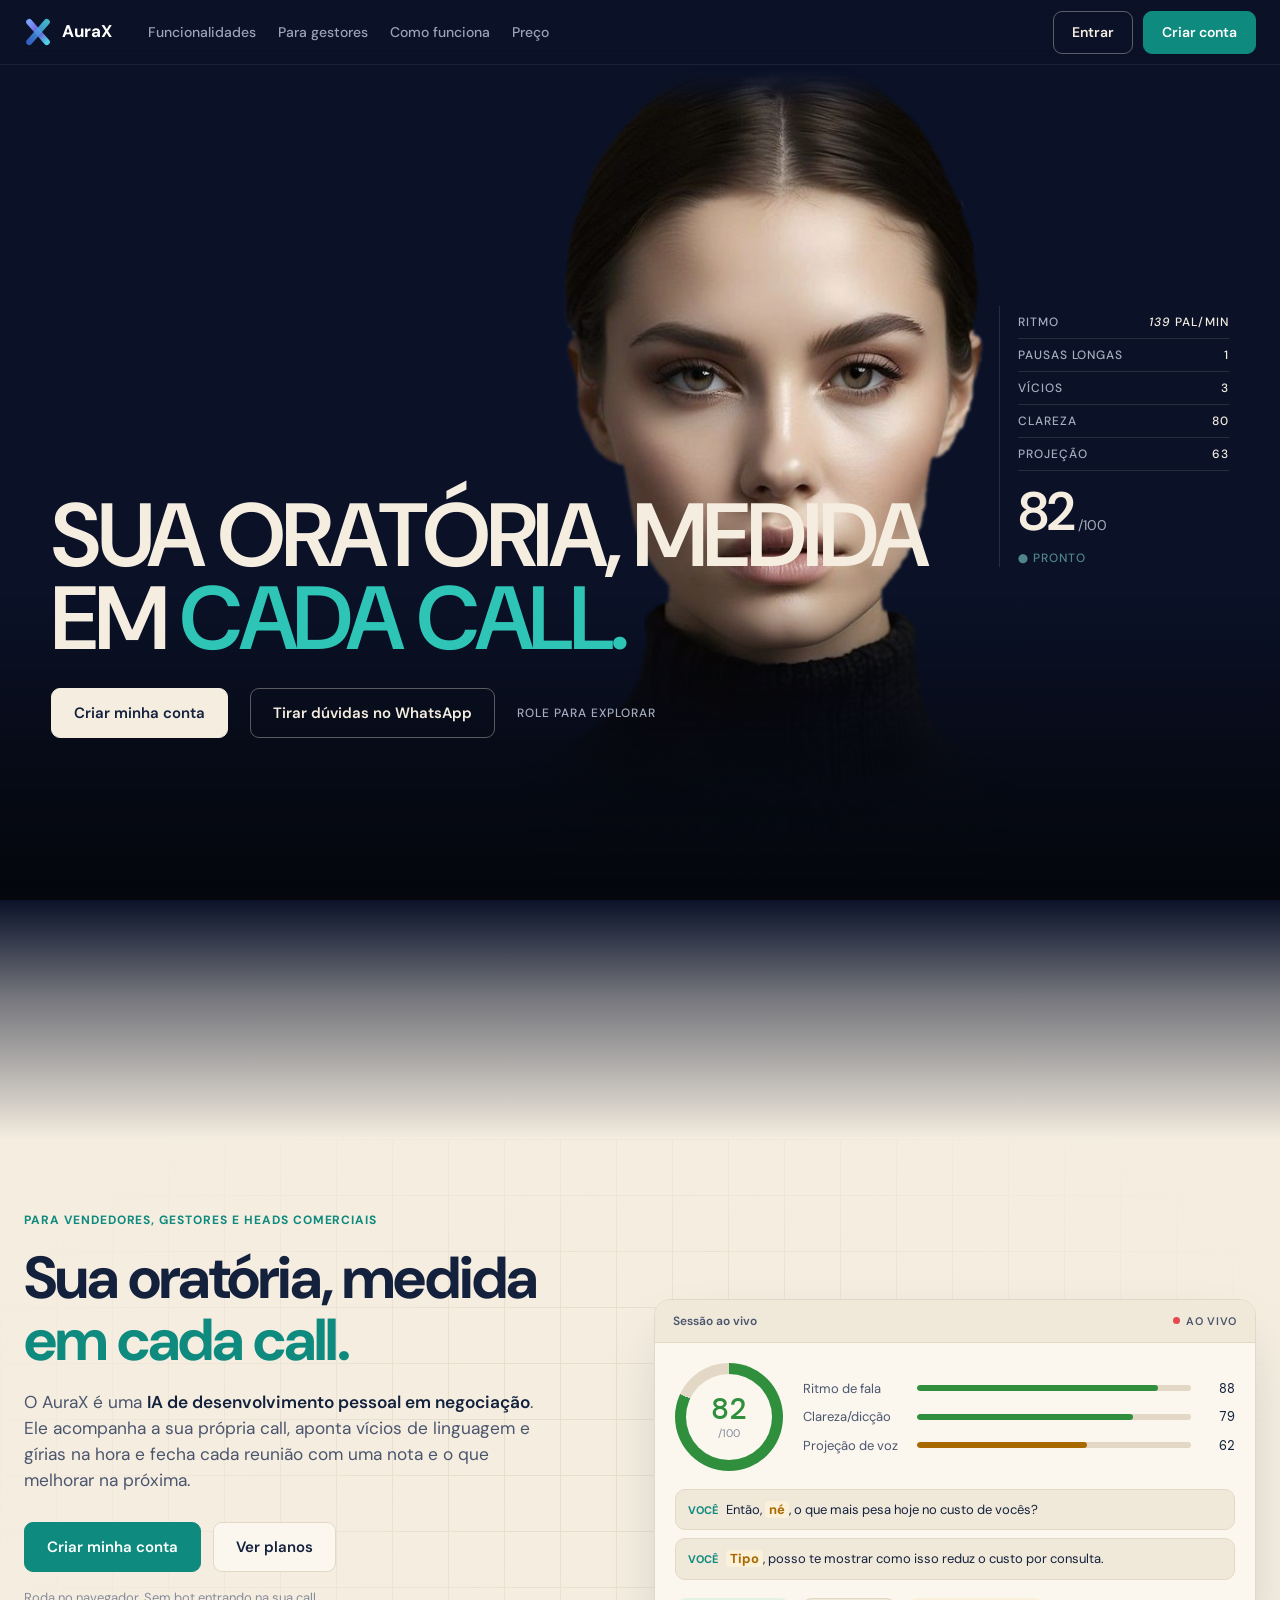
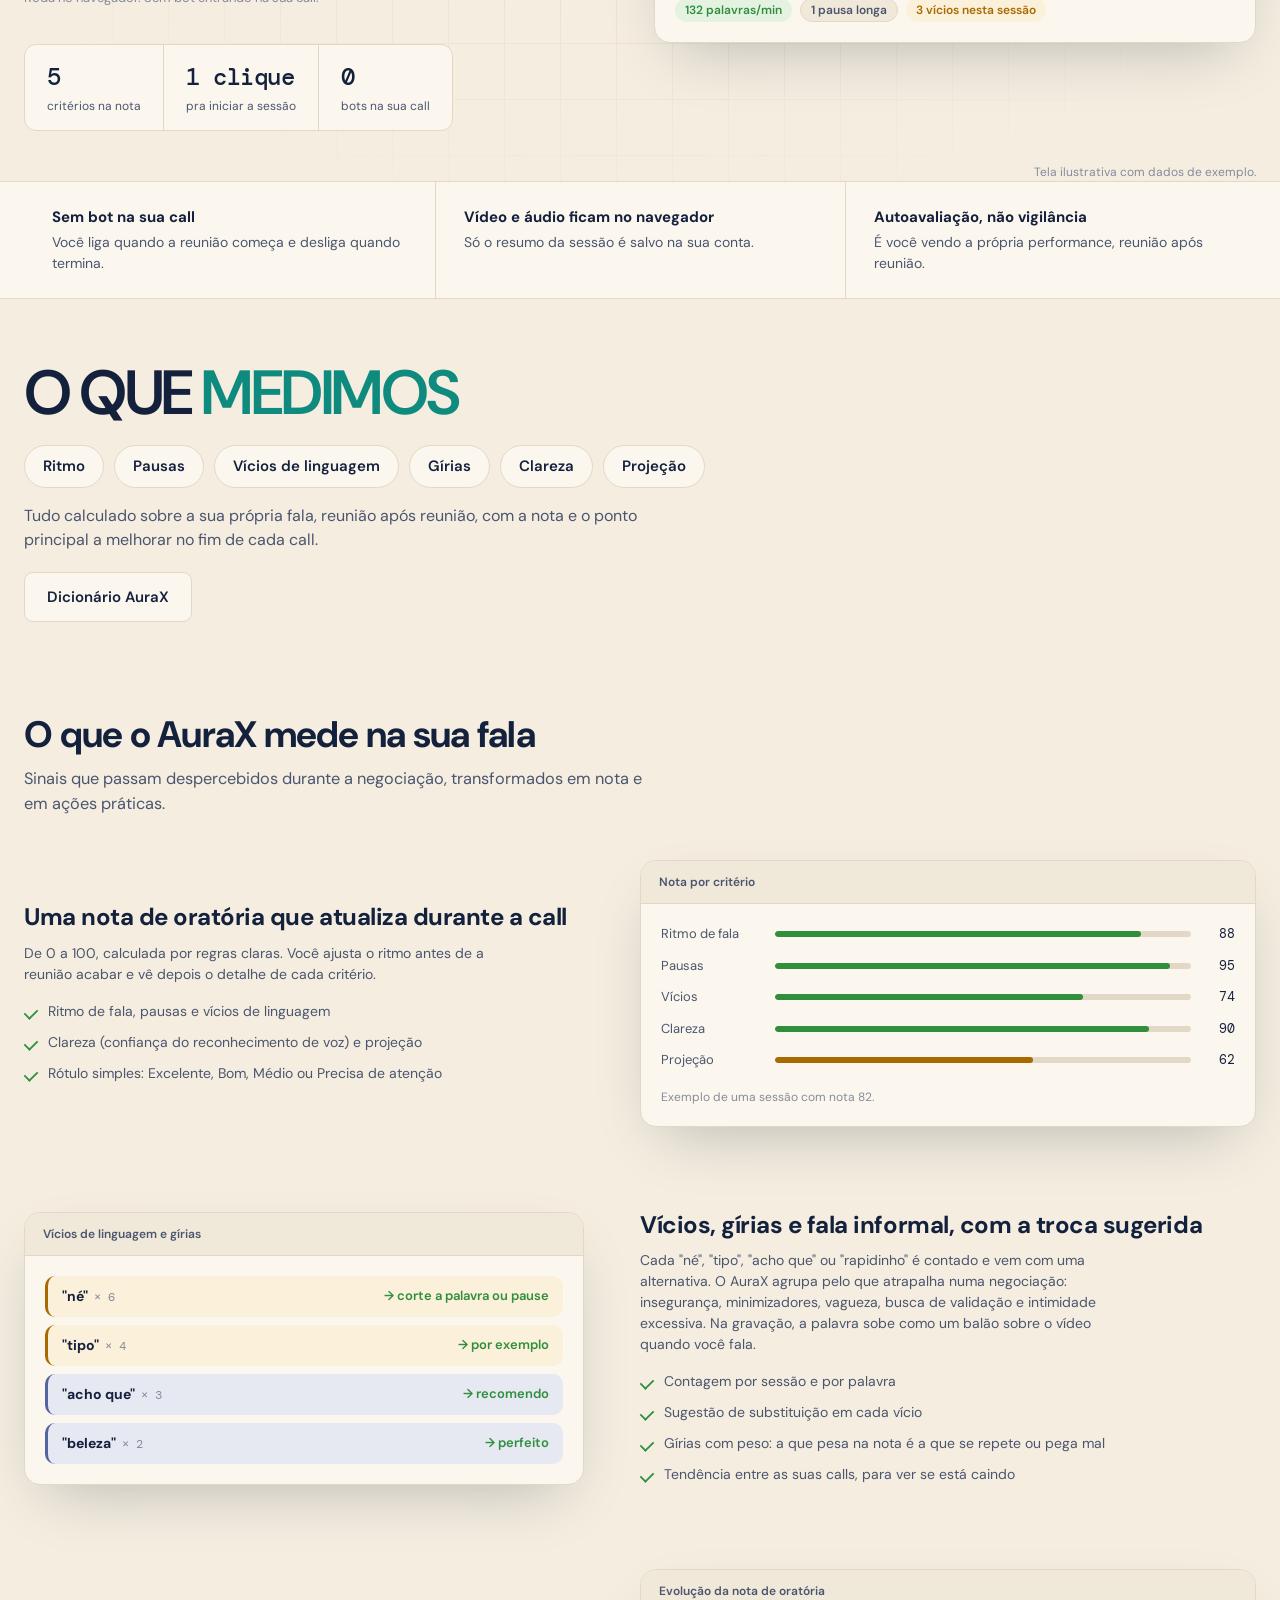
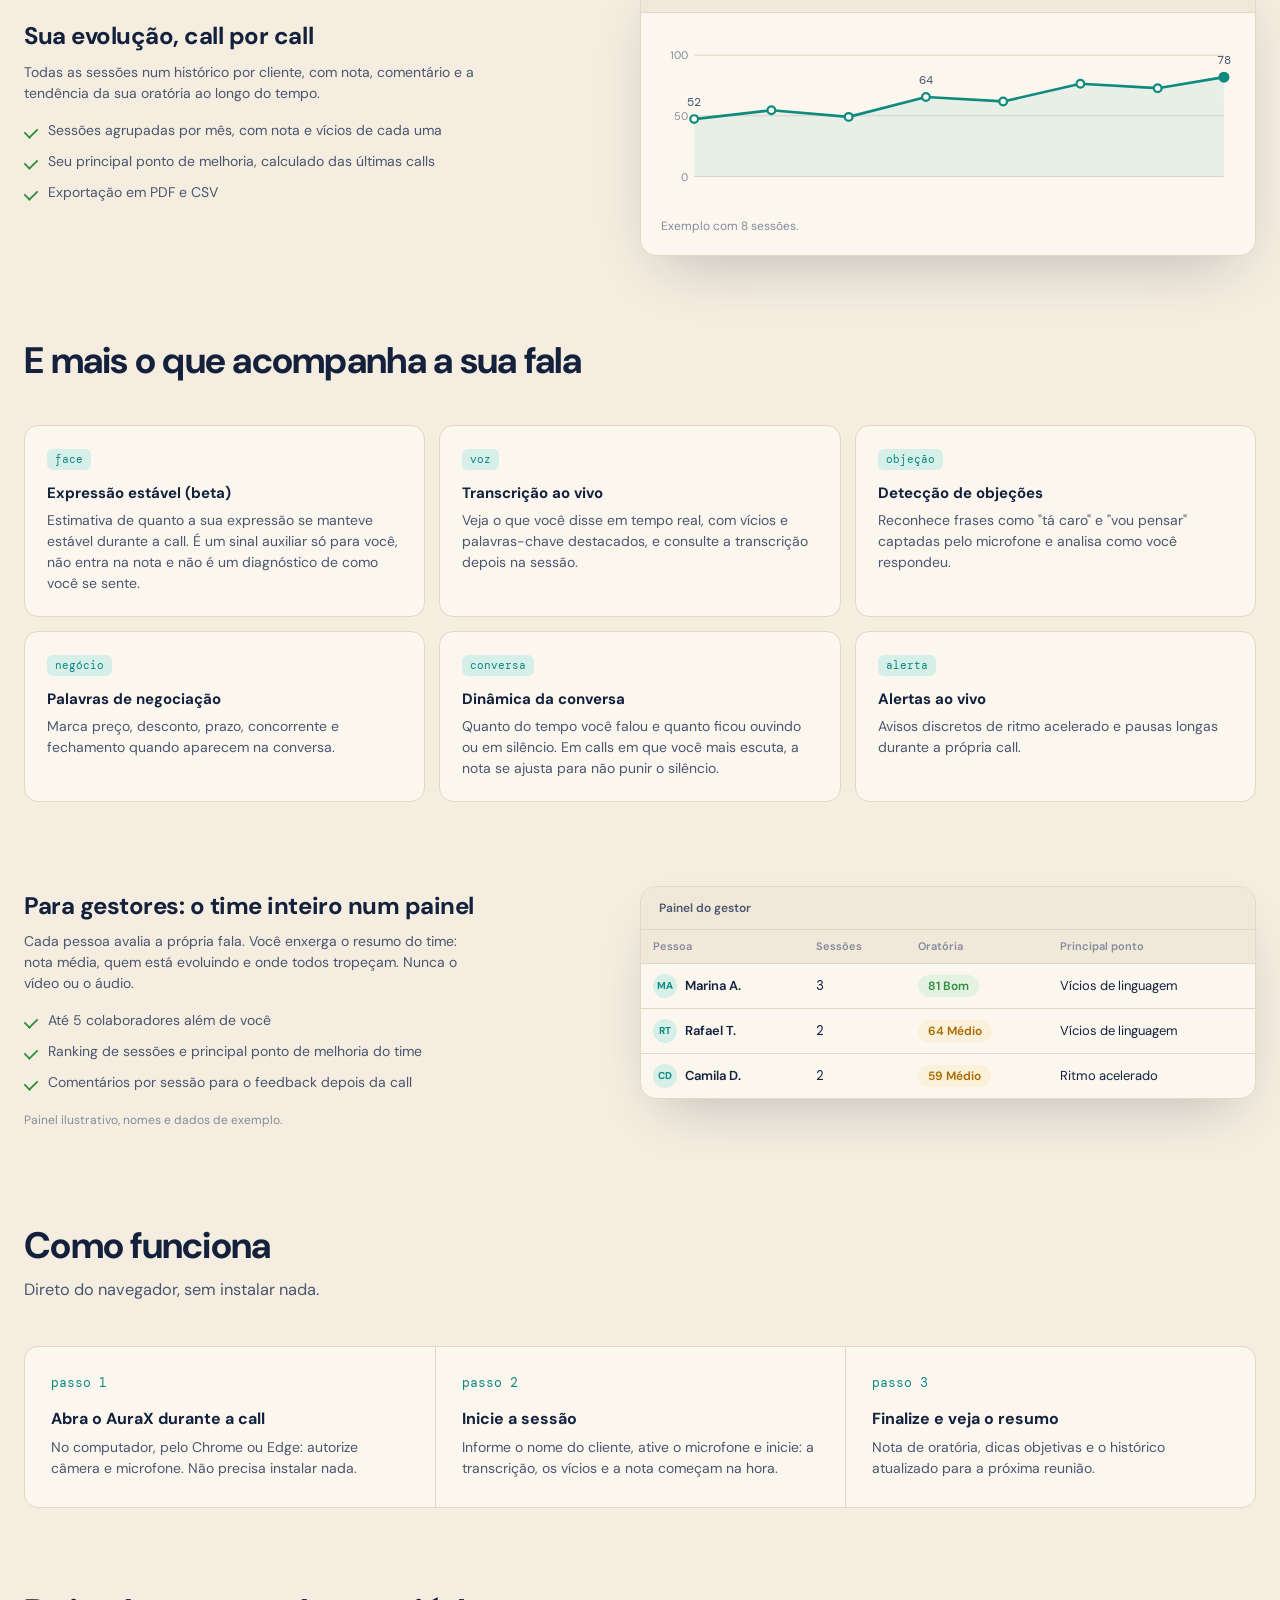
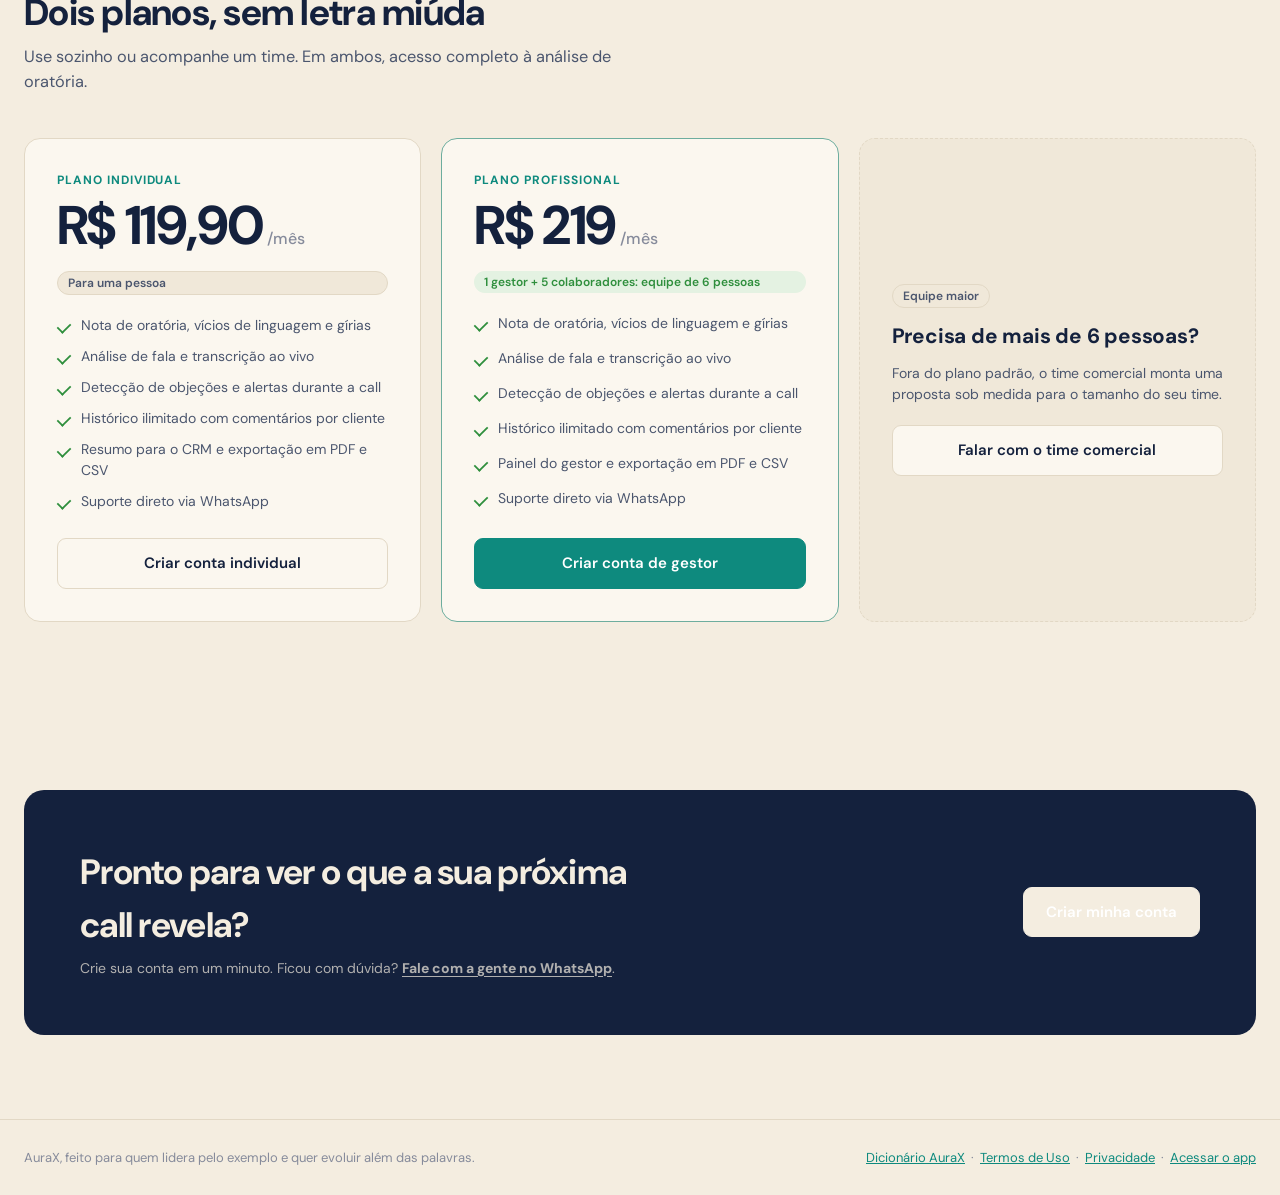
<file: landing.html>
<!DOCTYPE html>
<html lang="pt-BR">
<head>
<meta charset="UTF-8" />
<title>AuraX</title>
<meta name="robots" content="noindex" />
<link rel="canonical" href="https://auraxoficial.com.br/" />
<meta http-equiv="refresh" content="0; url=./" />
<script>location.replace("./" + location.search + location.hash);</script>
</head>
<body><a href="./">AuraX</a></body>
</html>
</file>
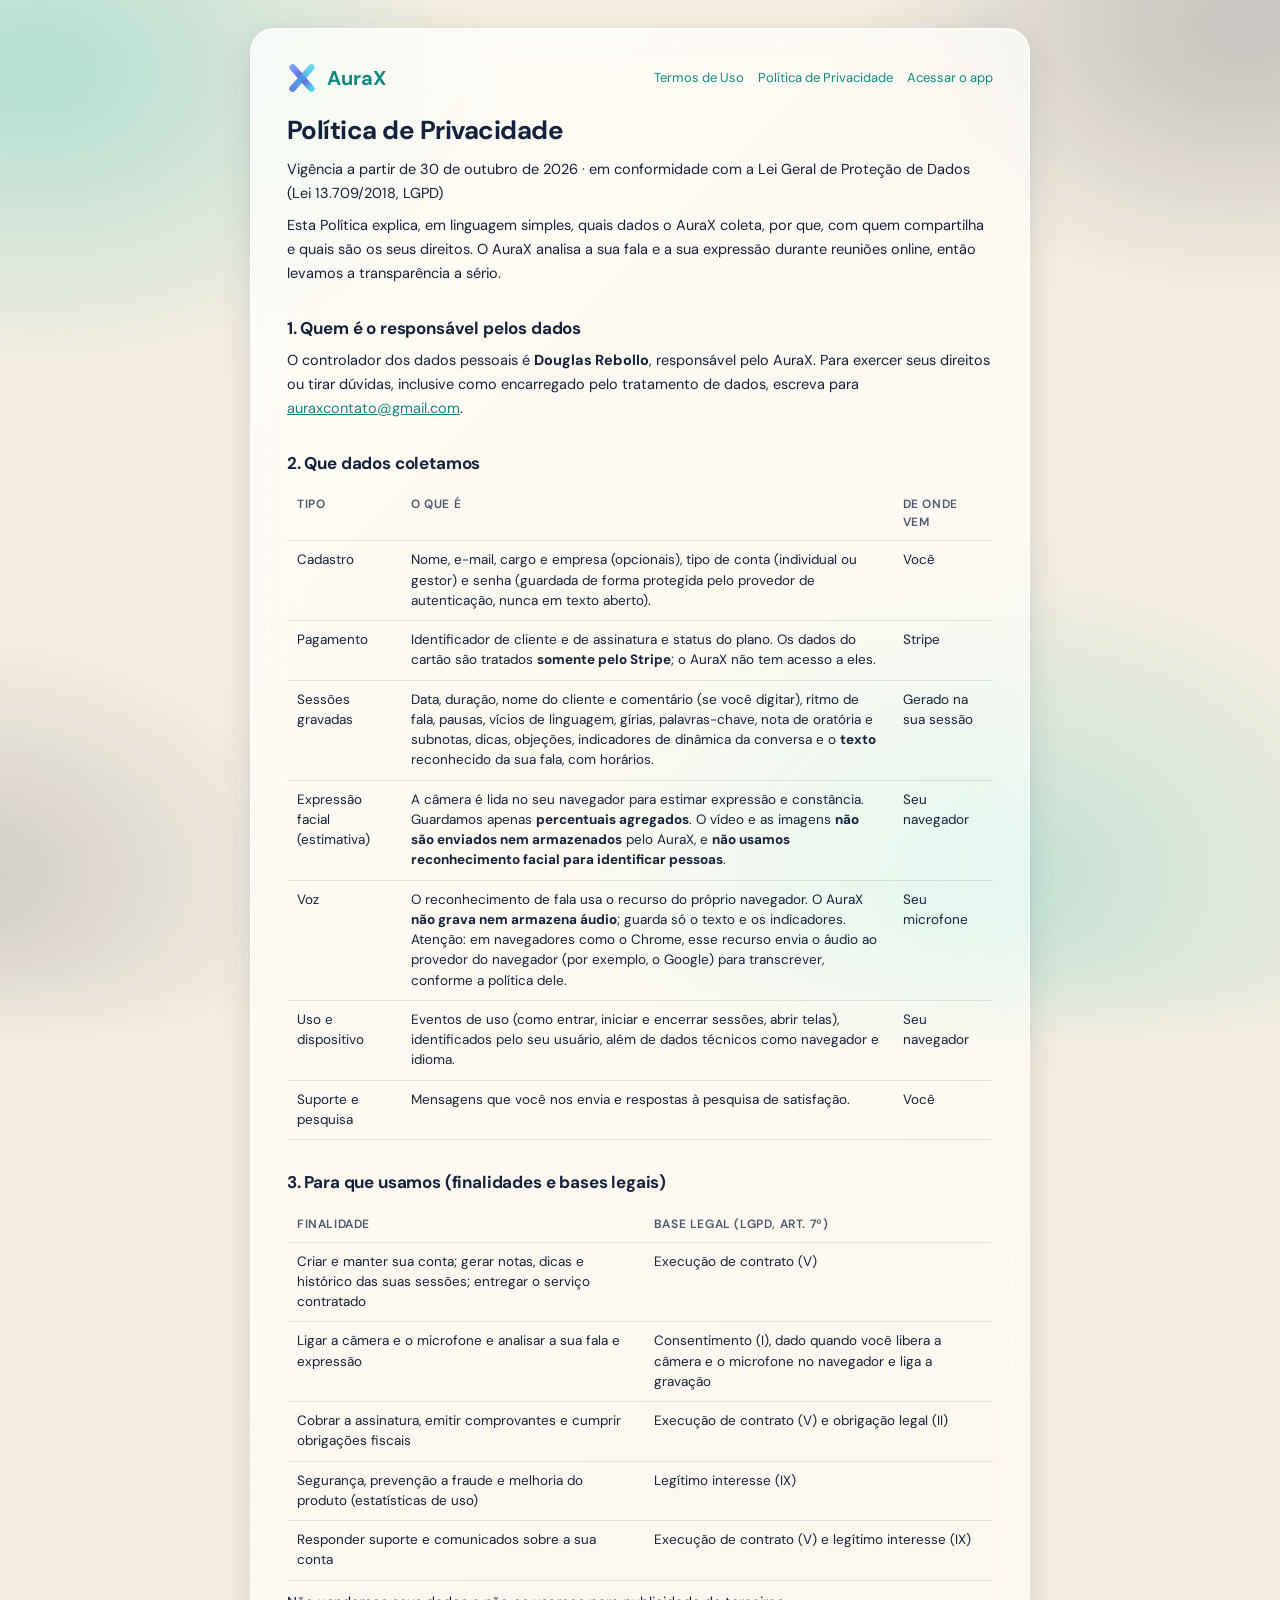
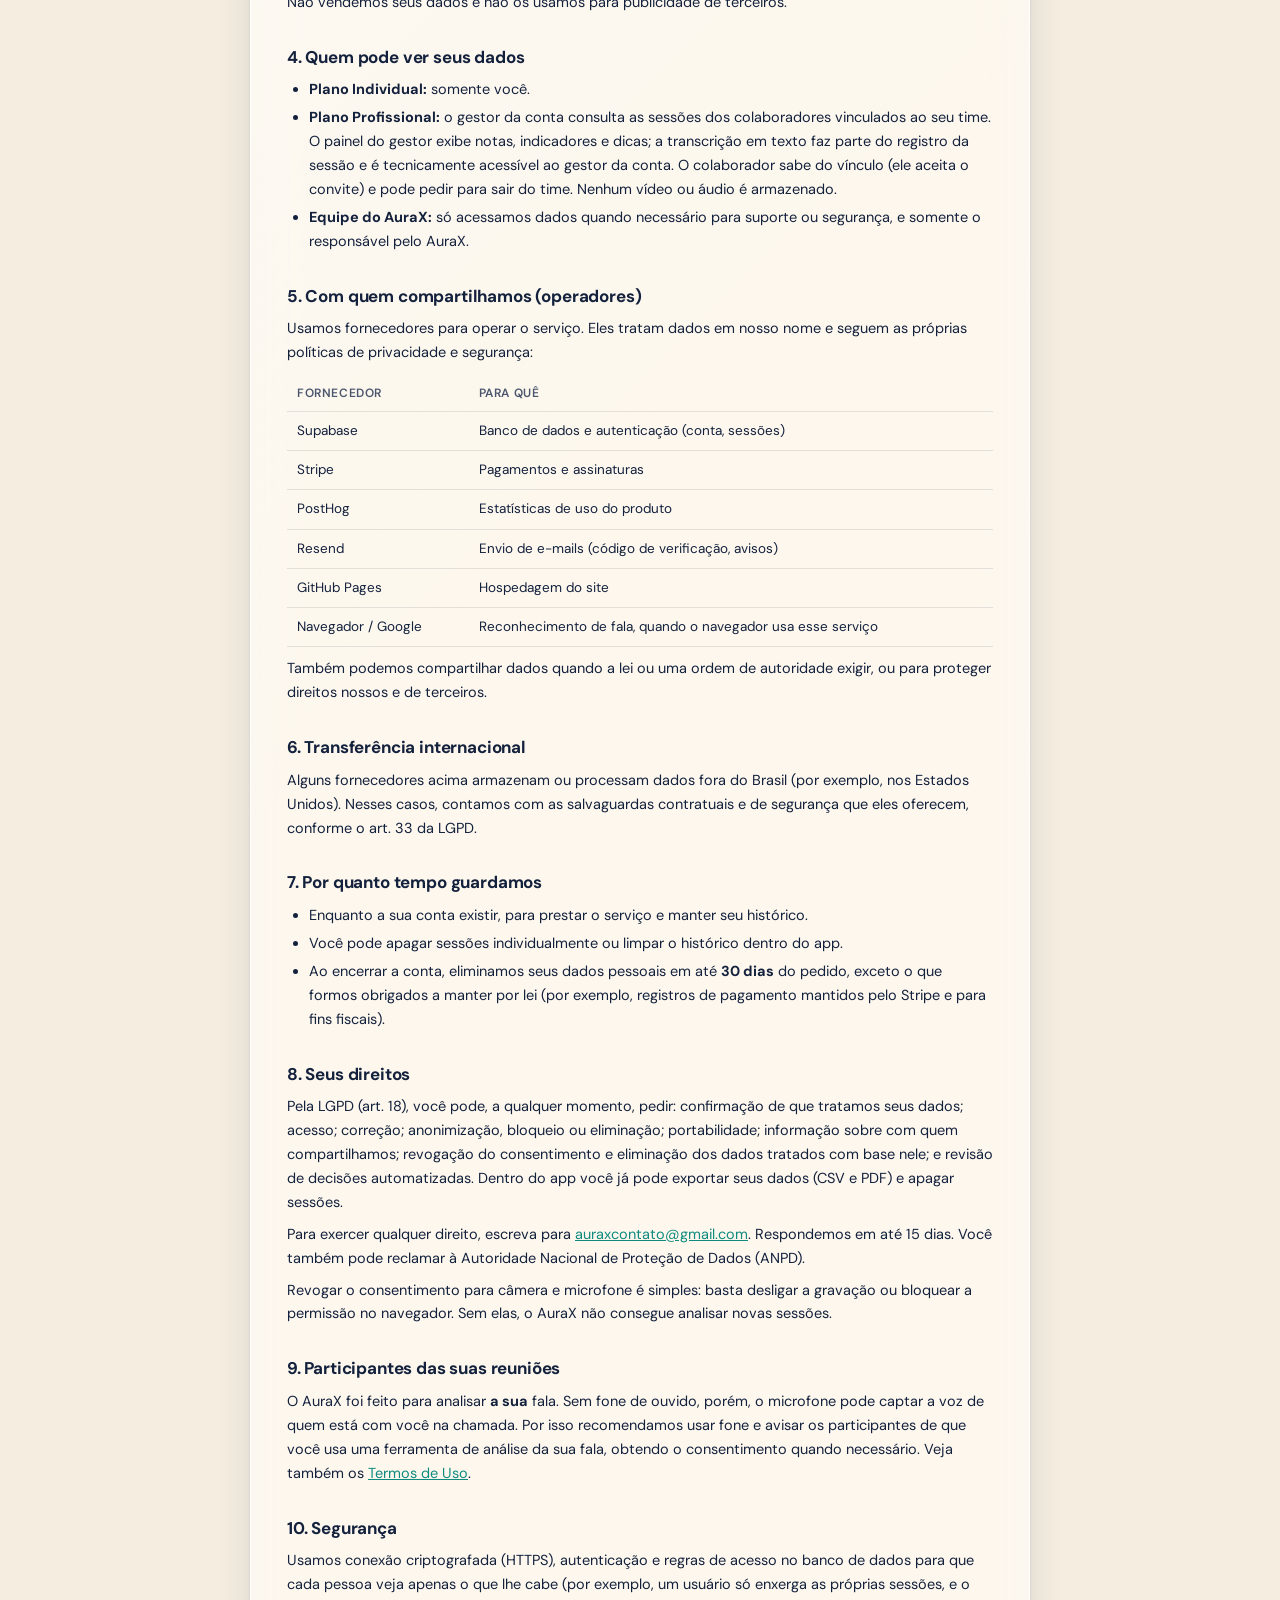
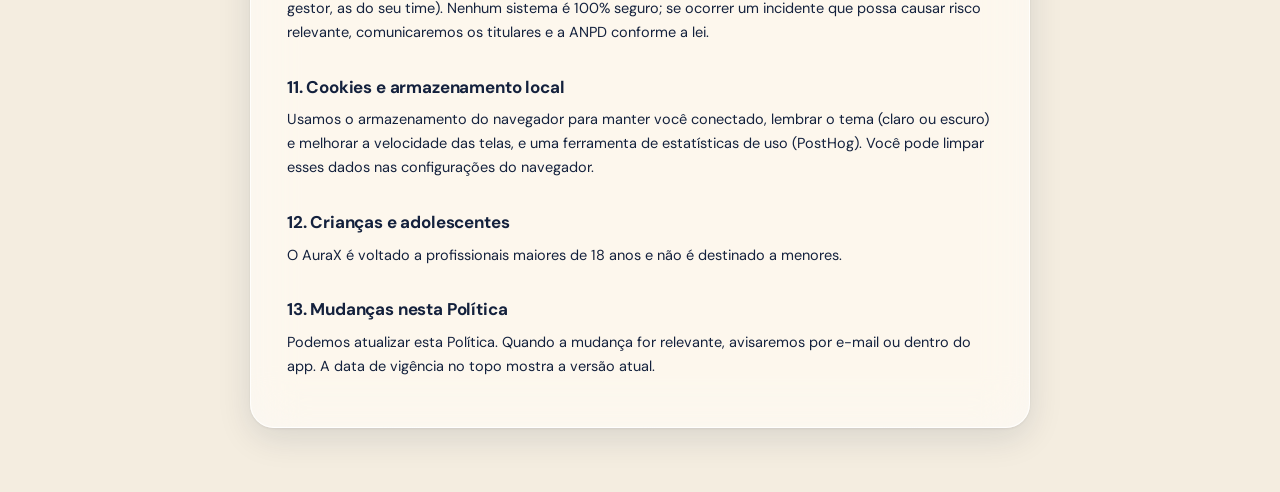
<file: privacidade.html>
<!DOCTYPE html>
<html lang="pt-BR" data-palette="navy">
<head>
<meta charset="UTF-8" />
<meta name="viewport" content="width=device-width, initial-scale=1.0" />
<title>Política de Privacidade — AuraX</title>
<meta name="description" content="Como o AuraX trata os seus dados pessoais, em conformidade com a LGPD." />
<link rel="icon" href="assets/favicon.svg" type="image/svg+xml" />
<link rel="icon" href="assets/favicon-32.png" type="image/png" sizes="32x32" />
<link rel="apple-touch-icon" href="assets/apple-touch-icon.png" />
<link rel="stylesheet" href="shell.css?v=19d2fb14" />
<link rel="stylesheet" href="glass.css?v=138390e5" />
<link rel="stylesheet" href="palette.css?v=f3994812" />
<link rel="stylesheet" href="legal.css?v=73bb4e77" />
<script>try{var t=localStorage.getItem("aurax_theme");if(t)document.documentElement.setAttribute("data-theme",t)}catch(e){}</script>
</head>
<body class="glass legal">
<main class="card legal-card">
  <div class="legal-top">
    <a class="legal-logo" href="/">AuraX</a>
    <nav class="legal-nav"><a href="termos.html">Termos de Uso</a><a href="privacidade.html" class="on">Política de Privacidade</a><a href="login.html">Acessar o app</a></nav>
  </div>
  <h1>Política de Privacidade</h1>
  <p class="legal-meta">Vigência a partir de 30 de outubro de 2026 · em conformidade com a Lei Geral de Proteção de Dados (Lei 13.709/2018, LGPD)</p>

  <p>Esta Política explica, em linguagem simples, quais dados o AuraX coleta, por que, com quem compartilha e quais são os seus direitos. O AuraX analisa a sua fala e a sua expressão durante reuniões online, então levamos a transparência a sério.</p>

  <h2>1. Quem é o responsável pelos dados</h2>
  <p>O controlador dos dados pessoais é <strong>Douglas Rebollo</strong>, responsável pelo AuraX. Para exercer seus direitos ou tirar dúvidas, inclusive como encarregado pelo tratamento de dados, escreva para <a href="mailto:auraxcontato@gmail.com">auraxcontato@gmail.com</a>.</p>

  <h2>2. Que dados coletamos</h2>
  <table>
    <tr><th>Tipo</th><th>O que é</th><th>De onde vem</th></tr>
    <tr><td>Cadastro</td><td>Nome, e-mail, cargo e empresa (opcionais), tipo de conta (individual ou gestor) e senha (guardada de forma protegida pelo provedor de autenticação, nunca em texto aberto).</td><td>Você</td></tr>
    <tr><td>Pagamento</td><td>Identificador de cliente e de assinatura e status do plano. Os dados do cartão são tratados <strong>somente pelo Stripe</strong>; o AuraX não tem acesso a eles.</td><td>Stripe</td></tr>
    <tr><td>Sessões gravadas</td><td>Data, duração, nome do cliente e comentário (se você digitar), ritmo de fala, pausas, vícios de linguagem, gírias, palavras-chave, nota de oratória e subnotas, dicas, objeções, indicadores de dinâmica da conversa e o <strong>texto</strong> reconhecido da sua fala, com horários.</td><td>Gerado na sua sessão</td></tr>
    <tr><td>Expressão facial (estimativa)</td><td>A câmera é lida no seu navegador para estimar expressão e constância. Guardamos apenas <strong>percentuais agregados</strong>. O vídeo e as imagens <strong>não são enviados nem armazenados</strong> pelo AuraX, e <strong>não usamos reconhecimento facial para identificar pessoas</strong>.</td><td>Seu navegador</td></tr>
    <tr><td>Voz</td><td>O reconhecimento de fala usa o recurso do próprio navegador. O AuraX <strong>não grava nem armazena áudio</strong>; guarda só o texto e os indicadores. Atenção: em navegadores como o Chrome, esse recurso envia o áudio ao provedor do navegador (por exemplo, o Google) para transcrever, conforme a política dele.</td><td>Seu microfone</td></tr>
    <tr><td>Uso e dispositivo</td><td>Eventos de uso (como entrar, iniciar e encerrar sessões, abrir telas), identificados pelo seu usuário, além de dados técnicos como navegador e idioma.</td><td>Seu navegador</td></tr>
    <tr><td>Suporte e pesquisa</td><td>Mensagens que você nos envia e respostas à pesquisa de satisfação.</td><td>Você</td></tr>
  </table>

  <h2>3. Para que usamos (finalidades e bases legais)</h2>
  <table>
    <tr><th>Finalidade</th><th>Base legal (LGPD, art. 7º)</th></tr>
    <tr><td>Criar e manter sua conta; gerar notas, dicas e histórico das suas sessões; entregar o serviço contratado</td><td>Execução de contrato (V)</td></tr>
    <tr><td>Ligar a câmera e o microfone e analisar a sua fala e expressão</td><td>Consentimento (I), dado quando você libera a câmera e o microfone no navegador e liga a gravação</td></tr>
    <tr><td>Cobrar a assinatura, emitir comprovantes e cumprir obrigações fiscais</td><td>Execução de contrato (V) e obrigação legal (II)</td></tr>
    <tr><td>Segurança, prevenção a fraude e melhoria do produto (estatísticas de uso)</td><td>Legítimo interesse (IX)</td></tr>
    <tr><td>Responder suporte e comunicados sobre a sua conta</td><td>Execução de contrato (V) e legítimo interesse (IX)</td></tr>
  </table>
  <p>Não vendemos seus dados e não os usamos para publicidade de terceiros.</p>

  <h2>4. Quem pode ver seus dados</h2>
  <ul>
    <li><strong>Plano Individual:</strong> somente você.</li>
    <li><strong>Plano Profissional:</strong> o gestor da conta consulta as sessões dos colaboradores vinculados ao seu time. O painel do gestor exibe notas, indicadores e dicas; a transcrição em texto faz parte do registro da sessão e é tecnicamente acessível ao gestor da conta. O colaborador sabe do vínculo (ele aceita o convite) e pode pedir para sair do time. Nenhum vídeo ou áudio é armazenado.</li>
    <li><strong>Equipe do AuraX:</strong> só acessamos dados quando necessário para suporte ou segurança, e somente o responsável pelo AuraX.</li>
  </ul>

  <h2>5. Com quem compartilhamos (operadores)</h2>
  <p>Usamos fornecedores para operar o serviço. Eles tratam dados em nosso nome e seguem as próprias políticas de privacidade e segurança:</p>
  <table>
    <tr><th>Fornecedor</th><th>Para quê</th></tr>
    <tr><td>Supabase</td><td>Banco de dados e autenticação (conta, sessões)</td></tr>
    <tr><td>Stripe</td><td>Pagamentos e assinaturas</td></tr>
    <tr><td>PostHog</td><td>Estatísticas de uso do produto</td></tr>
    <tr><td>Resend</td><td>Envio de e-mails (código de verificação, avisos)</td></tr>
    <tr><td>GitHub Pages</td><td>Hospedagem do site</td></tr>
    <tr><td>Navegador / Google</td><td>Reconhecimento de fala, quando o navegador usa esse serviço</td></tr>
  </table>
  <p>Também podemos compartilhar dados quando a lei ou uma ordem de autoridade exigir, ou para proteger direitos nossos e de terceiros.</p>

  <h2>6. Transferência internacional</h2>
  <p>Alguns fornecedores acima armazenam ou processam dados fora do Brasil (por exemplo, nos Estados Unidos). Nesses casos, contamos com as salvaguardas contratuais e de segurança que eles oferecem, conforme o art. 33 da LGPD.</p>

  <h2>7. Por quanto tempo guardamos</h2>
  <ul>
    <li>Enquanto a sua conta existir, para prestar o serviço e manter seu histórico.</li>
    <li>Você pode apagar sessões individualmente ou limpar o histórico dentro do app.</li>
    <li>Ao encerrar a conta, eliminamos seus dados pessoais em até <strong>30 dias</strong> do pedido, exceto o que formos obrigados a manter por lei (por exemplo, registros de pagamento mantidos pelo Stripe e para fins fiscais).</li>
  </ul>

  <h2>8. Seus direitos</h2>
  <p>Pela LGPD (art. 18), você pode, a qualquer momento, pedir: confirmação de que tratamos seus dados; acesso; correção; anonimização, bloqueio ou eliminação; portabilidade; informação sobre com quem compartilhamos; revogação do consentimento e eliminação dos dados tratados com base nele; e revisão de decisões automatizadas. Dentro do app você já pode exportar seus dados (CSV e PDF) e apagar sessões.</p>
  <p>Para exercer qualquer direito, escreva para <a href="mailto:auraxcontato@gmail.com">auraxcontato@gmail.com</a>. Respondemos em até 15 dias. Você também pode reclamar à Autoridade Nacional de Proteção de Dados (ANPD).</p>
  <p>Revogar o consentimento para câmera e microfone é simples: basta desligar a gravação ou bloquear a permissão no navegador. Sem elas, o AuraX não consegue analisar novas sessões.</p>

  <h2>9. Participantes das suas reuniões</h2>
  <p>O AuraX foi feito para analisar <strong>a sua</strong> fala. Sem fone de ouvido, porém, o microfone pode captar a voz de quem está com você na chamada. Por isso recomendamos usar fone e avisar os participantes de que você usa uma ferramenta de análise da sua fala, obtendo o consentimento quando necessário. Veja também os <a href="termos.html">Termos de Uso</a>.</p>

  <h2>10. Segurança</h2>
  <p>Usamos conexão criptografada (HTTPS), autenticação e regras de acesso no banco de dados para que cada pessoa veja apenas o que lhe cabe (por exemplo, um usuário só enxerga as próprias sessões, e o gestor, as do seu time). Nenhum sistema é 100% seguro; se ocorrer um incidente que possa causar risco relevante, comunicaremos os titulares e a ANPD conforme a lei.</p>

  <h2>11. Cookies e armazenamento local</h2>
  <p>Usamos o armazenamento do navegador para manter você conectado, lembrar o tema (claro ou escuro) e melhorar a velocidade das telas, e uma ferramenta de estatísticas de uso (PostHog). Você pode limpar esses dados nas configurações do navegador.</p>

  <h2>12. Crianças e adolescentes</h2>
  <p>O AuraX é voltado a profissionais maiores de 18 anos e não é destinado a menores.</p>

  <h2>13. Mudanças nesta Política</h2>
  <p>Podemos atualizar esta Política. Quando a mudança for relevante, avisaremos por e-mail ou dentro do app. A data de vigência no topo mostra a versão atual.</p>
</main>
</body>
</html>
</file>
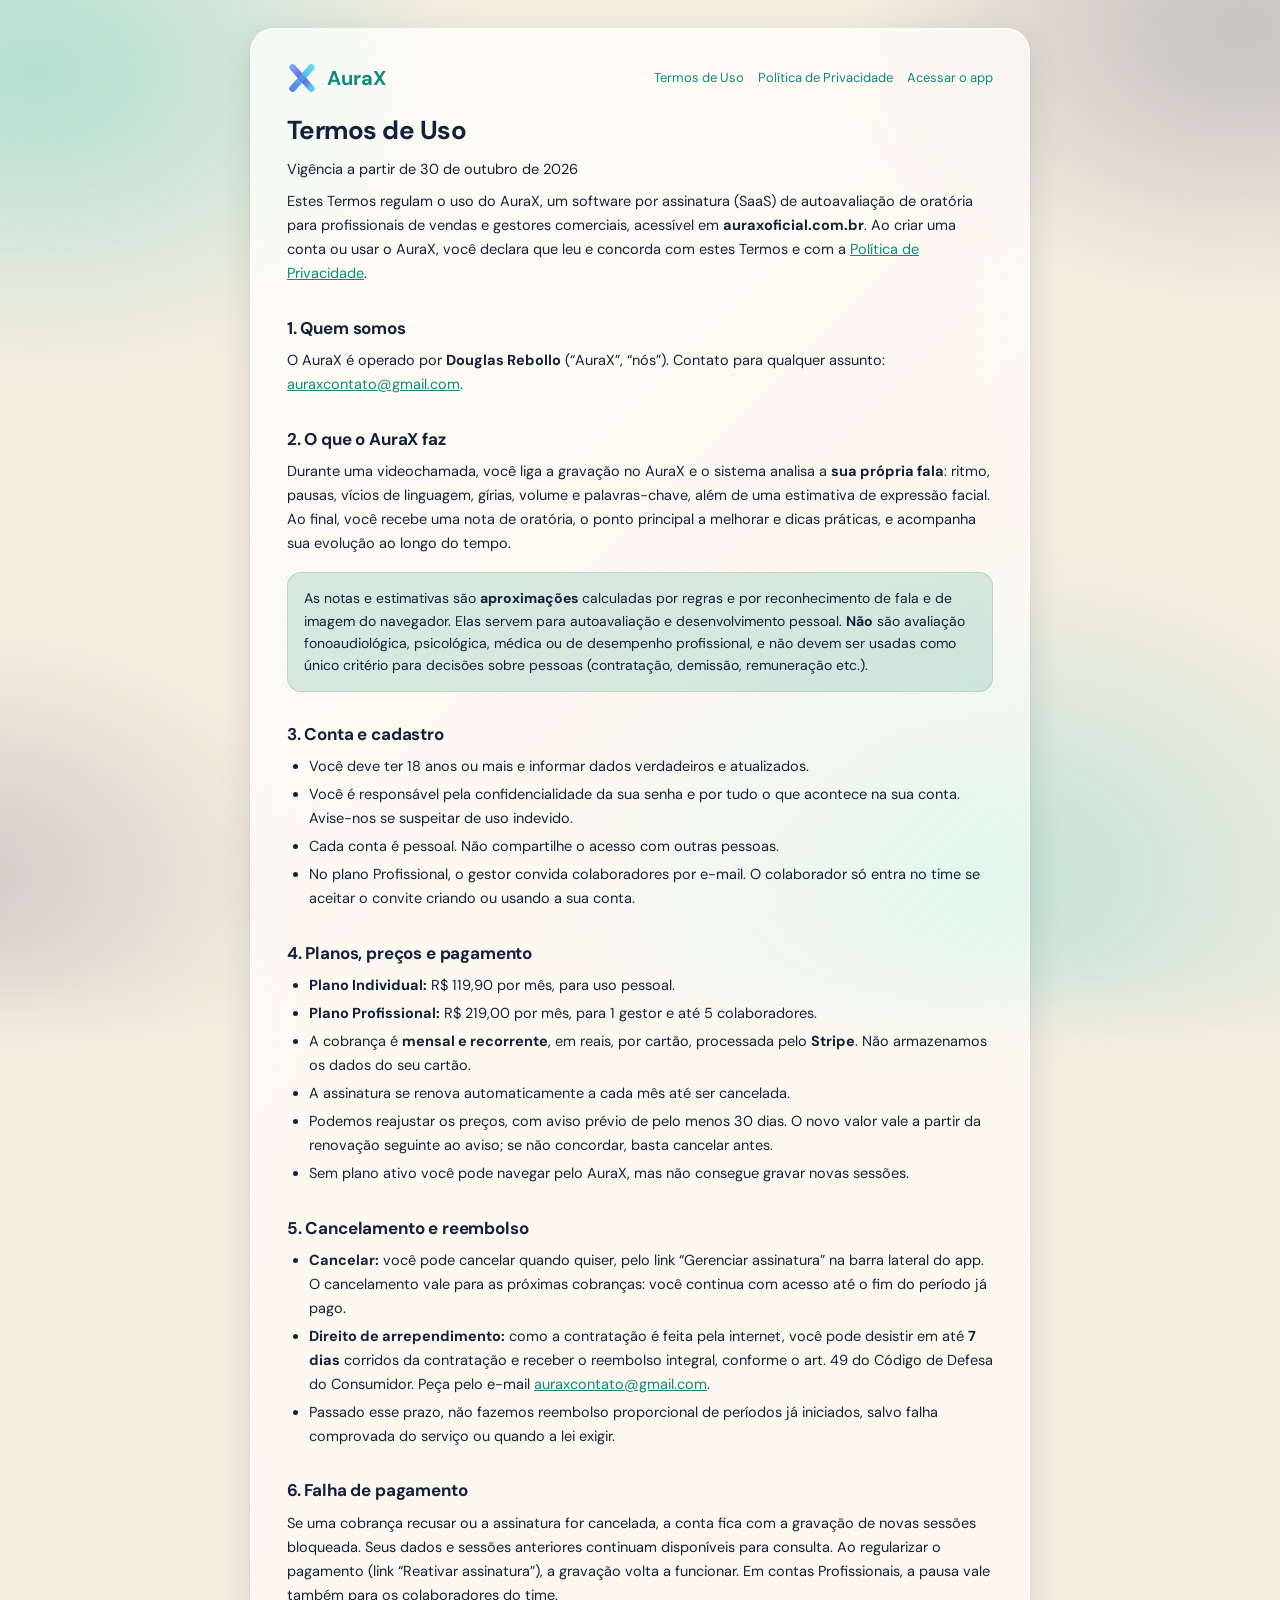
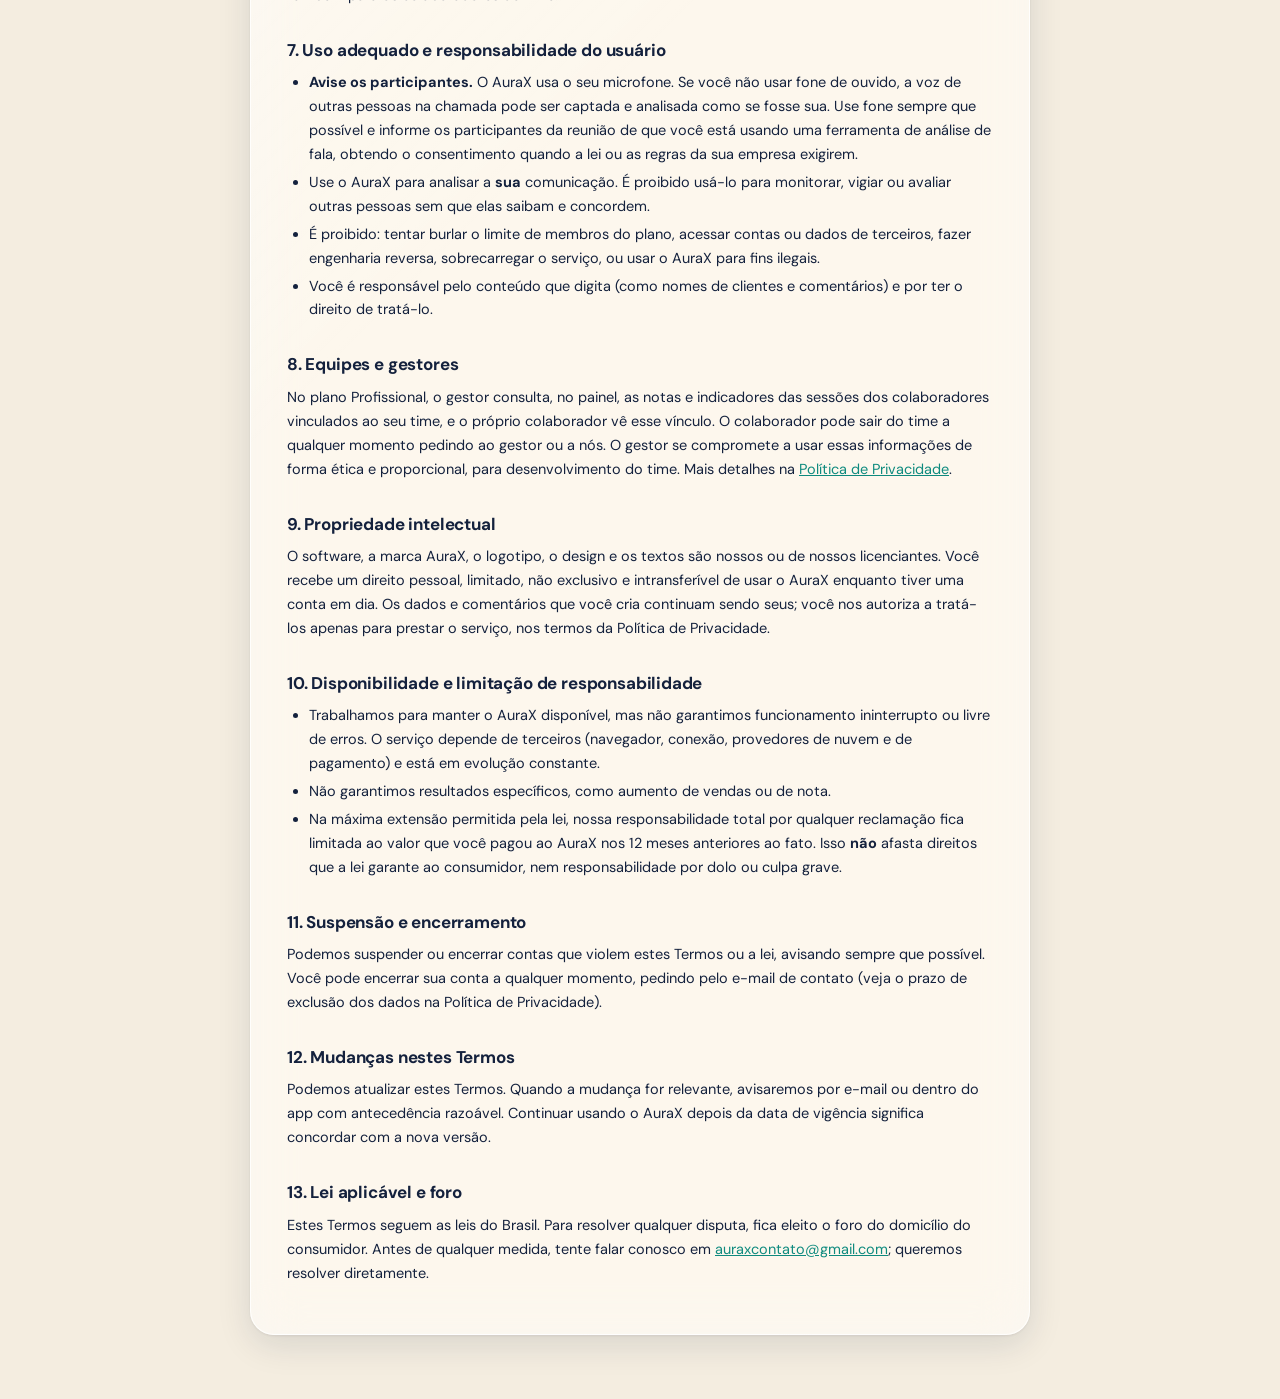
<file: termos.html>
<!DOCTYPE html>
<html lang="pt-BR" data-palette="navy">
<head>
<meta charset="UTF-8" />
<meta name="viewport" content="width=device-width, initial-scale=1.0" />
<title>Termos de Uso — AuraX</title>
<meta name="description" content="Termos de Uso do AuraX." />
<link rel="icon" href="assets/favicon.svg" type="image/svg+xml" />
<link rel="icon" href="assets/favicon-32.png" type="image/png" sizes="32x32" />
<link rel="apple-touch-icon" href="assets/apple-touch-icon.png" />
<link rel="stylesheet" href="shell.css?v=19d2fb14" />
<link rel="stylesheet" href="glass.css?v=138390e5" />
<link rel="stylesheet" href="palette.css?v=f3994812" />
<link rel="stylesheet" href="legal.css?v=73bb4e77" />
<script>try{var t=localStorage.getItem("aurax_theme");if(t)document.documentElement.setAttribute("data-theme",t)}catch(e){}</script>
</head>
<body class="glass legal">
<main class="card legal-card">
  <div class="legal-top">
    <a class="legal-logo" href="/">AuraX</a>
    <nav class="legal-nav"><a href="termos.html" class="on">Termos de Uso</a><a href="privacidade.html">Política de Privacidade</a><a href="login.html">Acessar o app</a></nav>
  </div>
  <h1>Termos de Uso</h1>
  <p class="legal-meta">Vigência a partir de 30 de outubro de 2026</p>

  <p>Estes Termos regulam o uso do AuraX, um software por assinatura (SaaS) de autoavaliação de oratória para profissionais de vendas e gestores comerciais, acessível em <strong>auraxoficial.com.br</strong>. Ao criar uma conta ou usar o AuraX, você declara que leu e concorda com estes Termos e com a <a href="privacidade.html">Política de Privacidade</a>.</p>

  <h2>1. Quem somos</h2>
  <p>O AuraX é operado por <strong>Douglas Rebollo</strong> (“AuraX”, “nós”). Contato para qualquer assunto: <a href="mailto:auraxcontato@gmail.com">auraxcontato@gmail.com</a>.</p>

  <h2>2. O que o AuraX faz</h2>
  <p>Durante uma videochamada, você liga a gravação no AuraX e o sistema analisa a <strong>sua própria fala</strong>: ritmo, pausas, vícios de linguagem, gírias, volume e palavras-chave, além de uma estimativa de expressão facial. Ao final, você recebe uma nota de oratória, o ponto principal a melhorar e dicas práticas, e acompanha sua evolução ao longo do tempo.</p>
  <div class="legal-callout">As notas e estimativas são <strong>aproximações</strong> calculadas por regras e por reconhecimento de fala e de imagem do navegador. Elas servem para autoavaliação e desenvolvimento pessoal. <strong>Não</strong> são avaliação fonoaudiológica, psicológica, médica ou de desempenho profissional, e não devem ser usadas como único critério para decisões sobre pessoas (contratação, demissão, remuneração etc.).</div>

  <h2>3. Conta e cadastro</h2>
  <ul>
    <li>Você deve ter 18 anos ou mais e informar dados verdadeiros e atualizados.</li>
    <li>Você é responsável pela confidencialidade da sua senha e por tudo o que acontece na sua conta. Avise-nos se suspeitar de uso indevido.</li>
    <li>Cada conta é pessoal. Não compartilhe o acesso com outras pessoas.</li>
    <li>No plano Profissional, o gestor convida colaboradores por e-mail. O colaborador só entra no time se aceitar o convite criando ou usando a sua conta.</li>
  </ul>

  <h2>4. Planos, preços e pagamento</h2>
  <ul>
    <li><strong>Plano Individual:</strong> R$ 119,90 por mês, para uso pessoal.</li>
    <li><strong>Plano Profissional:</strong> R$ 219,00 por mês, para 1 gestor e até 5 colaboradores.</li>
    <li>A cobrança é <strong>mensal e recorrente</strong>, em reais, por cartão, processada pelo <strong>Stripe</strong>. Não armazenamos os dados do seu cartão.</li>
    <li>A assinatura se renova automaticamente a cada mês até ser cancelada.</li>
    <li>Podemos reajustar os preços, com aviso prévio de pelo menos 30 dias. O novo valor vale a partir da renovação seguinte ao aviso; se não concordar, basta cancelar antes.</li>
    <li>Sem plano ativo você pode navegar pelo AuraX, mas não consegue gravar novas sessões.</li>
  </ul>

  <h2>5. Cancelamento e reembolso</h2>
  <ul>
    <li><strong>Cancelar:</strong> você pode cancelar quando quiser, pelo link “Gerenciar assinatura” na barra lateral do app. O cancelamento vale para as próximas cobranças: você continua com acesso até o fim do período já pago.</li>
    <li><strong>Direito de arrependimento:</strong> como a contratação é feita pela internet, você pode desistir em até <strong>7 dias</strong> corridos da contratação e receber o reembolso integral, conforme o art. 49 do Código de Defesa do Consumidor. Peça pelo e-mail <a href="mailto:auraxcontato@gmail.com">auraxcontato@gmail.com</a>.</li>
    <li>Passado esse prazo, não fazemos reembolso proporcional de períodos já iniciados, salvo falha comprovada do serviço ou quando a lei exigir.</li>
  </ul>

  <h2>6. Falha de pagamento</h2>
  <p>Se uma cobrança recusar ou a assinatura for cancelada, a conta fica com a gravação de novas sessões bloqueada. Seus dados e sessões anteriores continuam disponíveis para consulta. Ao regularizar o pagamento (link “Reativar assinatura”), a gravação volta a funcionar. Em contas Profissionais, a pausa vale também para os colaboradores do time.</p>

  <h2>7. Uso adequado e responsabilidade do usuário</h2>
  <ul>
    <li><strong>Avise os participantes.</strong> O AuraX usa o seu microfone. Se você não usar fone de ouvido, a voz de outras pessoas na chamada pode ser captada e analisada como se fosse sua. Use fone sempre que possível e informe os participantes da reunião de que você está usando uma ferramenta de análise de fala, obtendo o consentimento quando a lei ou as regras da sua empresa exigirem.</li>
    <li>Use o AuraX para analisar a <strong>sua</strong> comunicação. É proibido usá-lo para monitorar, vigiar ou avaliar outras pessoas sem que elas saibam e concordem.</li>
    <li>É proibido: tentar burlar o limite de membros do plano, acessar contas ou dados de terceiros, fazer engenharia reversa, sobrecarregar o serviço, ou usar o AuraX para fins ilegais.</li>
    <li>Você é responsável pelo conteúdo que digita (como nomes de clientes e comentários) e por ter o direito de tratá-lo.</li>
  </ul>

  <h2>8. Equipes e gestores</h2>
  <p>No plano Profissional, o gestor consulta, no painel, as notas e indicadores das sessões dos colaboradores vinculados ao seu time, e o próprio colaborador vê esse vínculo. O colaborador pode sair do time a qualquer momento pedindo ao gestor ou a nós. O gestor se compromete a usar essas informações de forma ética e proporcional, para desenvolvimento do time. Mais detalhes na <a href="privacidade.html">Política de Privacidade</a>.</p>

  <h2>9. Propriedade intelectual</h2>
  <p>O software, a marca AuraX, o logotipo, o design e os textos são nossos ou de nossos licenciantes. Você recebe um direito pessoal, limitado, não exclusivo e intransferível de usar o AuraX enquanto tiver uma conta em dia. Os dados e comentários que você cria continuam sendo seus; você nos autoriza a tratá-los apenas para prestar o serviço, nos termos da Política de Privacidade.</p>

  <h2>10. Disponibilidade e limitação de responsabilidade</h2>
  <ul>
    <li>Trabalhamos para manter o AuraX disponível, mas não garantimos funcionamento ininterrupto ou livre de erros. O serviço depende de terceiros (navegador, conexão, provedores de nuvem e de pagamento) e está em evolução constante.</li>
    <li>Não garantimos resultados específicos, como aumento de vendas ou de nota.</li>
    <li>Na máxima extensão permitida pela lei, nossa responsabilidade total por qualquer reclamação fica limitada ao valor que você pagou ao AuraX nos 12 meses anteriores ao fato. Isso <strong>não</strong> afasta direitos que a lei garante ao consumidor, nem responsabilidade por dolo ou culpa grave.</li>
  </ul>

  <h2>11. Suspensão e encerramento</h2>
  <p>Podemos suspender ou encerrar contas que violem estes Termos ou a lei, avisando sempre que possível. Você pode encerrar sua conta a qualquer momento, pedindo pelo e-mail de contato (veja o prazo de exclusão dos dados na Política de Privacidade).</p>

  <h2>12. Mudanças nestes Termos</h2>
  <p>Podemos atualizar estes Termos. Quando a mudança for relevante, avisaremos por e-mail ou dentro do app com antecedência razoável. Continuar usando o AuraX depois da data de vigência significa concordar com a nova versão.</p>

  <h2>13. Lei aplicável e foro</h2>
  <p>Estes Termos seguem as leis do Brasil. Para resolver qualquer disputa, fica eleito o foro do domicílio do consumidor. Antes de qualquer medida, tente falar conosco em <a href="mailto:auraxcontato@gmail.com">auraxcontato@gmail.com</a>; queremos resolver diretamente.</p>
</main>
</body>
</html>
</file>
<file: shell.css>
/* Layout compartilhado do AuraX: sidebar à esquerda, fundo cinza claro e
   componentes de tabela/cartão no estilo CRM. Segue o tema do sistema
   (claro por padrão, escuro quando o sistema pede). */

@import url("https://fonts.googleapis.com/css2?family=DM+Sans:wght@400;500;600;700&family=DM+Mono:wght@400;500&display=swap");

:root {
  --bg: #f1f3f6;
  --surface: #ffffff;
  --surface-2: #f7f8fa;
  --sidebar: #ffffff;
  --line: #e2e5eb;
  --ink: #1c2230;
  --ink-dim: #596173;
  --ink-faint: #8a92a3;
  --accent: #3b6fe0;
  --accent-soft: #e8efff;
  --good: #1c8a54;
  --good-soft: #e3f4ea;
  --warn: #a86a00;
  --warn-soft: #fbf0da;
  --bad: #c63d3d;
  --bad-soft: #fbe6e6;
  --purple: #6b4fd0;
  --purple-soft: #eee9fb;
  --shadow: 0 1px 2px rgba(20, 28, 45, 0.05);
  --font: "DM Sans", system-ui, -apple-system, "Segoe UI", sans-serif;
  --mono: "DM Mono", ui-monospace, "SF Mono", Consolas, monospace;
  --overlay: rgba(20, 24, 34, 0.45);
  color-scheme: light;
}
@media (prefers-color-scheme: dark) {
  :root:not([data-theme="light"]) {
    --bg: #0f1217;
    --surface: #171b22;
    --surface-2: #1d222b;
    --sidebar: #13161c;
    --line: #272d38;
    --ink: #e9edf4;
    --ink-dim: #a1a9b8;
    --ink-faint: #6c7586;
    --accent: #6c97ff;
    --accent-soft: #1c2a4a;
    --good: #5fd08f;
    --good-soft: #17301f;
    --warn: #f0b755;
    --warn-soft: #3a2c12;
    --bad: #ff8585;
    --bad-soft: #3b1b1b;
    --purple: #b9a2ff;
    --purple-soft: #2a2347;
    --shadow: none;
    --overlay: rgba(4, 6, 10, 0.7);
    color-scheme: dark;
  }
}
:root[data-theme="dark"] {
  --bg: #0f1217;
  --surface: #171b22;
  --surface-2: #1d222b;
  --sidebar: #13161c;
  --line: #272d38;
  --ink: #e9edf4;
  --ink-dim: #a1a9b8;
  --ink-faint: #6c7586;
  --accent: #6c97ff;
  --accent-soft: #1c2a4a;
  --good: #5fd08f;
  --good-soft: #17301f;
  --warn: #f0b755;
  --warn-soft: #3a2c12;
  --bad: #ff8585;
  --bad-soft: #3b1b1b;
  --purple: #b9a2ff;
  --purple-soft: #2a2347;
  --shadow: none;
  --overlay: rgba(4, 6, 10, 0.7);
  color-scheme: dark;
}

* { box-sizing: border-box; }
html, body { margin: 0; padding: 0; }
body {
  background: var(--bg);
  color: var(--ink);
  font-family: var(--font);
  font-size: 14px;
  line-height: 1.5;
  min-height: 100vh;
  -webkit-font-smoothing: antialiased;
}
.mono { font-family: var(--mono); font-variant-numeric: tabular-nums; }
button { font-family: inherit; font-size: inherit; cursor: pointer; }
a { color: var(--accent); }
:focus-visible { outline: 2px solid var(--accent); outline-offset: 2px; }
[hidden] { display: none !important; }

#gate { min-height: 100vh; display: flex; align-items: center; justify-content: center; }
#gate p { color: var(--ink-dim); font-size: 14px; }

/* ===== Estrutura ===== */
.shell { display: grid; grid-template-columns: 236px minmax(0, 1fr); min-height: 100vh; }
.shell-main { min-width: 0; }
.content { padding: 28px 32px 60px; max-width: 1240px; display: flex; flex-direction: column; gap: 20px; }

/* ===== Sidebar ===== */
.sidebar {
  background: var(--sidebar);
  border-right: 1px solid var(--line);
  padding: 18px 12px;
  display: flex;
  flex-direction: column;
  gap: 22px;
  position: sticky;
  top: 0;
  height: 100vh;
  overflow-y: auto;
}
.brand { display: flex; align-items: center; gap: 10px; padding: 4px 10px; text-decoration: none; color: var(--ink); }
.brand::before { content: ""; flex: none; background: url(assets/favicon.svg) center / contain no-repeat; width: 26px; height: 26px; }
.brand-mark {
  width: 28px; height: 28px; border-radius: 8px;
  background: var(--accent); color: #fff;
  display: grid; place-items: center;
  font-weight: 700; font-size: 15px;
}
.brand-name { font-weight: 700; font-size: 16px; letter-spacing: 0.01em; }
.nav-group { display: flex; flex-direction: column; gap: 2px; }
.nav-label {
  font-size: 11px; font-weight: 600; text-transform: uppercase;
  letter-spacing: 0.08em; color: var(--ink-faint); padding: 0 10px 6px;
}
.nav-item {
  display: flex; align-items: center; gap: 10px;
  padding: 8px 10px; border: 0; border-radius: 8px;
  background: transparent; color: var(--ink-dim);
  text-align: left; width: 100%; font-weight: 500; text-decoration: none;
}
.nav-item:hover { background: var(--surface-2); color: var(--ink); }
.nav-item[aria-current="page"] { background: var(--accent-soft); color: var(--accent); font-weight: 600; }
.nav-item svg { width: 18px; height: 18px; flex-shrink: 0; }
.sidebar-spacer { flex: 1; }
.plan-box {
  border: 1px solid var(--line); border-radius: 10px; padding: 12px;
  background: var(--surface-2); display: flex; flex-direction: column; gap: 4px;
}
.plan-box b { font-size: 13px; }
.plan-box small { color: var(--ink-dim); font-size: 12px; }
.plan-box a { color: var(--accent); font-weight: 600; font-size: 12px; text-decoration: none; margin-top: 4px; }
.user-chip { display: flex; align-items: center; gap: 10px; padding: 6px 10px; }
.avatar {
  width: 30px; height: 30px; border-radius: 50%;
  background: var(--accent-soft); color: var(--accent);
  display: grid; place-items: center; font-size: 12px; font-weight: 700; flex-shrink: 0;
}
.user-chip div { min-width: 0; line-height: 1.25; }
.user-chip strong { display: block; font-size: 13px; overflow: hidden; text-overflow: ellipsis; white-space: nowrap; }
.user-chip span { font-size: 12px; color: var(--ink-faint); }

/* ===== Cabeçalho de página ===== */
.page-head, .panel-head.page-head { display: flex; align-items: flex-end; justify-content: space-between; gap: 16px; flex-wrap: wrap; }
.page-head h1 { margin: 0; font-size: 22px; font-weight: 700; letter-spacing: -0.01em; }
.page-head p { margin: 2px 0 0; color: var(--ink-dim); }
.panel-eyebrow { display: none; }

/* ===== Cartões, botões, campos ===== */
.card {
  background: var(--surface);
  border: 1px solid var(--line);
  border-radius: 12px;
  box-shadow: var(--shadow);
}
.btn, .btn-primary {
  border: 1px solid var(--accent); background: var(--accent); color: #fff;
  padding: 8px 14px; border-radius: 8px; font-weight: 600;
}
.btn:hover, .btn-primary:hover { filter: brightness(0.94); }
.btn.ghost {
  background: var(--surface); color: var(--ink); border: 1px solid var(--line); box-shadow: var(--shadow);
  text-decoration: none; display: inline-block;
}
.btn.ghost:hover { background: var(--surface-2); filter: none; }
.btn:disabled { opacity: 0.55; cursor: not-allowed; }

input[type="text"], input[type="email"], textarea {
  padding: 8px 12px; border-radius: 8px; border: 1px solid var(--line);
  background: var(--surface); color: var(--ink); font: inherit; outline: none;
}
input[type="text"]:focus, input[type="email"]:focus, textarea:focus { border-color: var(--accent); }
input::placeholder, textarea::placeholder { color: var(--ink-faint); }

.empty-state { padding: 30px 18px; text-align: center; color: var(--ink-faint); font-size: 14px; }
.section-title { font-size: 13px; font-weight: 700; color: var(--ink-dim); margin: 6px 0 0; }

/* ===== KPIs e destaques ===== */
.stat-grid { display: grid; grid-template-columns: repeat(auto-fit, minmax(180px, 1fr)); gap: 14px; }
.stat-card { padding: 16px 18px; text-align: left; }
.stat-value { font-size: 26px; font-weight: 700; letter-spacing: -0.02em; color: var(--ink); font-family: var(--mono); }
.stat-label { font-size: 12px; color: var(--ink-dim); font-weight: 500; margin-top: 2px; }
.stat-rank { font-size: 12px; font-weight: 700; margin-top: 6px; }
.focus-card {
  padding: 18px 20px; background: var(--warn-soft);
  border-color: color-mix(in srgb, var(--warn) 30%, var(--line));
}
.focus-eyebrow { font-size: 11px; text-transform: uppercase; letter-spacing: 0.08em; color: var(--warn); font-weight: 700; margin-bottom: 6px; }
.focus-card h2, .focus-card h3 { margin: 0 0 4px; font-size: 16px; color: var(--ink); }
.focus-card p { margin: 0; color: var(--ink-dim); font-size: 13px; }
.focus-suggestion { margin-top: 12px; padding-left: 12px; border-left: 3px solid var(--warn); font-size: 14px; color: var(--ink); }

/* ===== Pílulas e etiquetas ===== */
.oratoria-pill {
  display: inline-flex; align-items: center; gap: 6px; font-size: 12px; font-weight: 700;
  padding: 2px 10px; border-radius: 999px; border: 1px solid; flex-shrink: 0; white-space: nowrap;
  background: var(--surface);
}
.badges, .session-badges { display: flex; gap: 6px; flex-wrap: wrap; margin-top: 10px; }
.badge, .session-badge { font-size: 12px; padding: 2px 10px; border-radius: 999px; font-weight: 600; }
.badge-focused { background: var(--good-soft); color: var(--good); }
.badge-motivated { background: var(--warn-soft); color: var(--warn); }
.badge-tired { background: var(--accent-soft); color: var(--accent); }

.insight-line { margin: 4px 0; padding-left: 10px; border-left: 2px solid var(--accent); font-size: 13px; color: var(--ink); }
.tip-positive, .tip-line.positive { border-left-color: var(--good); }
.tip-improve { border-left-color: var(--warn); }
.tip-line { font-size: 13px; margin: 8px 0 0; padding-left: 9px; border-left: 2px solid var(--warn); color: var(--ink); }

.keyword-tags { margin-top: 4px; }
.keyword-tag, .slang-tag {
  display: inline-block; font-size: 12px; border-radius: 999px; padding: 2px 9px; margin: 2px 4px 0 0;
}
.keyword-tag { background: var(--warn-soft); color: var(--warn); }
.slang-tag { background: var(--purple-soft); color: var(--purple); }

.session-secondary-stats { font-size: 12px; color: var(--ink-dim); margin-top: 8px; }
.session-transcript { margin-top: 8px; }
.session-transcript summary { cursor: pointer; color: var(--accent); font-size: 13px; }
.transcript-line { padding: 6px 0; border-bottom: 1px solid var(--line); font-size: 13px; }
.transcript-flagged { border-left: 2px solid var(--warn); padding-left: 8px; background: var(--warn-soft); }
.transcript-slang { border-left: 2px solid var(--purple); padding-left: 8px; background: var(--purple-soft); }
.transcript-time { color: var(--ink-faint); margin-right: 8px; font-family: var(--mono); font-size: 12px; }
.transcript-expression { color: var(--ink-faint); font-size: 12px; margin-left: 6px; }
.expr-dot { width: 7px; height: 7px; border-radius: 50%; display: inline-block; margin-right: 4px; }
.speaker-tag {
  display: inline-block; font-size: 11px; font-weight: 700; padding: 1px 8px;
  border-radius: 999px; margin-right: 6px; text-transform: uppercase; letter-spacing: 0.3px;
}
.speaker-you { background: var(--accent-soft); color: var(--accent); }
.speaker-other { background: var(--warn-soft); color: var(--warn); }

.client-avatar {
  width: 28px; height: 28px; border-radius: 50%; background: var(--accent-soft); color: var(--accent);
  display: flex; align-items: center; justify-content: center; font-size: 11px; font-weight: 700; flex-shrink: 0;
}

/* ===== Mobile: sidebar vira barra no topo ===== */
@media (max-width: 820px) {
  .shell { grid-template-columns: minmax(0, 1fr); }
  .sidebar {
    position: static; height: auto; flex-direction: row; align-items: center;
    overflow-x: auto; padding: 10px 16px; gap: 10px; border-right: 0; border-bottom: 1px solid var(--line);
  }
  .nav-group { flex-direction: row; flex-shrink: 0; }
  .nav-label, .plan-box, .user-chip, .sidebar-spacer { display: none; }
  .nav-item { width: auto; white-space: nowrap; }
  .brand { flex-shrink: 0; }
  .content { padding: 20px 16px 40px; }
}
@media (prefers-reduced-motion: reduce) { * { transition: none !important; animation: none !important; } }

/* ===== Foco para a próxima reunião (focus.js) ===== */
.focus-next {
  padding: 18px 20px; border-radius: 12px; background: var(--accent-soft);
  border: 1px solid color-mix(in srgb, var(--accent) 35%, var(--line));
  margin: 14px 0;
}
.fn-eyebrow { font-size: 11px; text-transform: uppercase; letter-spacing: 0.08em; color: var(--accent); font-weight: 700; margin-bottom: 6px; }
.focus-next h3 { margin: 0 0 4px; font-size: 17px; color: var(--ink); }
.fn-why { margin: 0; color: var(--ink-dim); font-size: 13px; }
.fn-example { margin-top: 12px; }
.fn-example > span { font-size: 11px; font-weight: 600; color: var(--ink-faint); text-transform: uppercase; letter-spacing: 0.04em; }
.fn-example blockquote {
  margin: 6px 0 0; padding: 9px 12px; border-left: 3px solid var(--accent); background: var(--surface);
  border-radius: 6px; font-size: 13px; color: var(--ink); line-height: 1.5; word-break: break-word;
}
.fn-example mark { background: var(--warn-soft); color: var(--ink); border-radius: 3px; padding: 0 3px; font-weight: 600; }
.fn-action { margin-top: 12px; font-size: 13px; color: var(--ink); line-height: 1.5; }
.fn-goal { margin-top: 6px; font-weight: 600; color: var(--accent); }
.fn-compare { margin-top: 12px; padding-top: 10px; border-top: 1px solid color-mix(in srgb, var(--accent) 20%, var(--line)); font-size: 12px; color: var(--ink-dim); }
.fn-compare .up { color: var(--good); font-weight: 700; }
.fn-compare .down { color: var(--bad); font-weight: 700; }
.fn-strength { margin-top: 8px; font-size: 12px; color: var(--good); font-weight: 600; }

/* ===== Suporte (modal do menu lateral) ===== */
.sup-overlay { position: fixed; inset: 0; z-index: 1100; background: var(--overlay); display: flex; align-items: center; justify-content: center; padding: 16px; overflow-y: auto; }
.sup-card { position: relative; background: var(--surface); color: var(--ink); border: 1px solid var(--line); border-radius: 16px; padding: 26px 26px 22px; width: min(460px, 100%); max-height: calc(100vh - 32px); overflow-y: auto; box-shadow: 0 24px 60px -20px rgba(0, 0, 0, 0.5); }
.sup-card h3 { margin: 0 0 4px; font-size: 20px; }
.sup-sub { margin: 0 0 16px; color: var(--ink-dim); font-size: 14px; }
.sup-x { position: absolute; top: 12px; right: 14px; width: 30px; height: 30px; border: 0; border-radius: 8px; background: transparent; color: var(--ink-dim); font-size: 22px; line-height: 1; }
.sup-x:hover { background: var(--surface-2); color: var(--ink); }
.plan-prompt { text-align: center; }
.plan-prompt h3 { margin-top: 6px; }
.plan-actions { display: flex; flex-direction: column; gap: 10px; margin-top: 18px; }
.plan-cta { display: block; padding: 12px 16px; border-radius: 12px; background: var(--accent); color: #fff; font-weight: 700; font-size: 14px; text-decoration: none; text-align: center; }
.plan-cta:hover { filter: brightness(0.94); }
.plan-ghost { padding: 11px 16px; border-radius: 12px; border: 1px solid var(--line); background: var(--surface-2); color: var(--ink); font-weight: 600; font-size: 14px; }
.plan-ghost:hover { background: var(--surface); }
.no-plan-banner { max-width: 640px; margin: 0 auto 16px; padding: 12px 16px; border-radius: 12px; background: var(--accent-soft); border: 1px solid color-mix(in srgb, var(--accent) 40%, var(--line)); color: var(--ink); font-size: 0.85rem; text-align: center; line-height: 1.5; }
.no-plan-banner a { color: var(--accent); font-weight: 700; text-decoration: none; white-space: nowrap; }
.no-plan-banner a:hover { text-decoration: underline; }
.sup-wa { display: flex; align-items: center; justify-content: center; gap: 8px; padding: 11px 14px; border-radius: 10px; background: var(--good-soft); color: var(--good); border: 1px solid color-mix(in srgb, var(--good) 35%, var(--line)); font-weight: 700; text-decoration: none; }
.sup-wa:hover { filter: brightness(0.97); }
.sup-wa svg { width: 20px; height: 20px; }
.sup-or { display: flex; align-items: center; gap: 10px; margin: 18px 0 14px; color: var(--ink-faint); font-size: 12px; }
.sup-or::before, .sup-or::after { content: ""; flex: 1; height: 1px; background: var(--line); }
.sup-field { display: block; font-size: 12px; font-weight: 600; color: var(--ink-dim); margin-bottom: 12px; }
.sup-field select, .sup-field textarea { display: block; width: 100%; margin-top: 5px; padding: 9px 12px; border-radius: 8px; border: 1px solid var(--line); background: var(--surface); color: var(--ink); font: inherit; font-weight: 400; outline: none; }
.sup-field textarea { resize: vertical; min-height: 110px; }
.sup-field select:focus, .sup-field textarea:focus { border-color: var(--accent); }
.sup-meta { font-size: 12px; color: var(--ink-faint); margin-bottom: 12px; }
.sup-msg { font-size: 13px; min-height: 0; margin-bottom: 10px; }
.sup-msg:empty { display: none; }
.sup-msg.error { color: var(--bad); }
#supSend { width: 100%; }
.sup-done { text-align: center; padding: 8px 0 2px; }
.sup-check { width: 46px; height: 46px; margin: 0 auto 8px; border-radius: 50%; background: var(--good-soft); color: var(--good); display: grid; place-items: center; font-size: 24px; font-weight: 700; }

/* ===== Transição entre páginas (transition.js) =====
 * Fade: ao clicar num link a página atual esmaece; a página nova abre invisível e aparece suavemente.
 * Com menu lateral, o menu não se mexe: só o conteúdo faz o fade. */
:root { --vt-leave: 220ms; --vt-enter: 380ms; }
html.vt-leave body { opacity: 0; transition: opacity var(--vt-leave) ease; }
html.vt-enter body { animation: vtFadeIn var(--vt-enter) ease both; }
/* Telas com menu lateral: o menu fica fixo e só o resto esmaece. */
html.vt-leave body:has(.sidebar) { opacity: 1; transition: none; }
html.vt-leave body:has(.sidebar) .shell-main { opacity: 0; transition: opacity var(--vt-leave) ease; }
html.vt-enter body:has(.sidebar) { animation: none; }
html.vt-enter body:has(.sidebar) .shell-main { animation: vtFadeIn var(--vt-enter) ease both; }
@keyframes vtFadeIn { from { opacity: 0; } to { opacity: 1; } }

/* ===== "Como esta nota é calculada" (explain.js) ===== */
.score-explain { margin-top: 12px; border: 1px solid var(--line); border-radius: 12px; background: var(--surface-2); padding: 0 14px; }
.score-explain > summary { cursor: pointer; padding: 11px 0; font-size: 13px; font-weight: 600; color: var(--accent); }
.score-explain p { margin: 0 0 10px; font-size: 12.5px; color: var(--ink-dim); line-height: 1.5; }
.score-explain ul { list-style: none; margin: 0 0 10px; padding: 0; display: grid; gap: 10px; }
.score-explain li { font-size: 12.5px; line-height: 1.5; }
.score-explain .se-name { display: block; font-weight: 600; color: var(--ink); }
.score-explain .se-name b { margin-left: 6px; color: var(--accent); font-family: var(--mono); }
.score-explain .se-text { display: block; color: var(--ink-dim); }
.score-explain .se-foot { padding-bottom: 12px; color: var(--ink-faint); }
.face-note { margin: 6px 0 14px; font-size: 12.5px; line-height: 1.5; color: var(--ink-faint); }

/* ===== Filtro de período e resumo do ano (period.js) ===== */
.period-bar { display: flex; align-items: center; gap: 12px 16px; flex-wrap: wrap; justify-content: space-between; }
.period-nav { display: flex; align-items: center; gap: 6px; }
.period-nav .p-btn { width: 32px; height: 32px; padding: 0; border-radius: 9px; border: 1px solid var(--line); background: var(--surface-2); color: var(--ink); font-size: 18px; line-height: 1; }
.period-nav .p-btn:disabled { opacity: 0.35; cursor: default; }
.period-nav .p-today { height: 32px; padding: 0 12px; border-radius: 9px; border: 1px solid var(--line); background: var(--surface-2); color: var(--ink); font-size: 12.5px; font-weight: 600; }
.period-label { display: inline-block; min-width: 150px; text-align: center; font-size: 13.5px; font-weight: 600; color: var(--ink); }
.period-label::first-letter { text-transform: uppercase; }
.stat-delta { font-size: 11.5px; font-weight: 600; margin-top: 3px; color: var(--ink-faint); }
.stat-delta.up { color: var(--good); } .stat-delta.down { color: var(--bad); }
.year-summary { font-size: 13.5px; color: var(--ink-dim); line-height: 1.55; margin: 0 0 14px; }
.year-summary b { color: var(--ink); }
.year-table { width: 100%; border-collapse: collapse; font-size: 13px; }
.year-table th { text-align: left; font-size: 11px; color: var(--ink-faint); font-weight: 600; padding: 6px 10px; border-bottom: 1px solid var(--line); text-transform: uppercase; letter-spacing: 0.04em; }
.year-table td { padding: 9px 10px; border-bottom: 1px solid var(--line); }
.year-table tr:last-child td { border-bottom: 0; }
.year-table .m { font-weight: 600; text-transform: capitalize; }
.year-table .num { font-family: var(--mono); }
.year-table .dim { color: var(--ink-faint); }
.year-table tr.best td:first-child::after { content: " ★"; color: var(--warn); }
.year-bar { display: inline-block; height: 6px; border-radius: 999px; vertical-align: middle; margin-left: 8px; background: var(--good); }


/* ===== Cartões de números com anel (Insights e Painel do Gestor) ===== */
/* Os 4 cartões têm a mesma altura e o conteúdo centralizado; o do anel fica na horizontal (anel + texto). */
.stat-grid .stat-card { display: flex; flex-direction: column; justify-content: center; min-height: 118px; }
.stat-grid .stat-card-ring { flex-direction: row; align-items: center; justify-content: flex-start; gap: 16px; }
.stat-ring-text { display: flex; flex-direction: column; gap: 4px; min-width: 0; }
.stat-ring-text .stat-label { margin-top: 0; font-size: 13px; }
.stat-ring-text .stat-rank { margin-top: 0; }
.stat-value.is-range { font-size: 22px; white-space: nowrap; }
.orat-ring {
  position: relative; flex-shrink: 0; width: 92px; height: 92px; border-radius: 50%;
  display: flex; align-items: center; justify-content: center;
}
/* anel oco: só a borda colorida (o miolo deixa o vidro aparecer) */
.orat-ring::before {
  content: ""; position: absolute; inset: 0; border-radius: 50%;
  background: conic-gradient(var(--score-color) calc(var(--score) * 1%), color-mix(in srgb, var(--ink-faint) 28%, transparent) 0);
  -webkit-mask: radial-gradient(farthest-side, transparent calc(100% - 9px), #000 calc(100% - 8px)); mask: radial-gradient(farthest-side, transparent calc(100% - 9px), #000 calc(100% - 8px));
}
.orat-ring-inner {
  position: relative; width: 74px; height: 74px; border-radius: 50%; background: transparent;
  display: flex; flex-direction: column; align-items: center; justify-content: center;
}
.orat-ring-value { font-size: 24px; font-weight: 700; line-height: 1; font-family: var(--mono); }
.orat-ring-label { font-size: 11px; color: var(--ink-faint); margin-top: 2px; }

/* ===== Abas (segmentado) ===== */
.filter-tabs { display: flex; gap: 4px; flex-wrap: wrap; padding: 3px; background: var(--surface-2); border: 1px solid var(--line); border-radius: 9px; width: fit-content; max-width: 100%; }
.filter-tabs button { border: 0; background: transparent; padding: 6px 14px; border-radius: 6px; font-weight: 600; font-size: 13px; color: var(--ink-dim); }
.filter-tabs button.active { background: var(--surface); color: var(--ink); box-shadow: var(--shadow); }

/* Grades de cartões de números: 4 (Insights) e 3 (Painel) colunas, quebrando de forma equilibrada. */
.stat-grid-4 { grid-template-columns: repeat(4, minmax(0, 1fr)); }
.stat-grid-3 { grid-template-columns: repeat(3, minmax(0, 1fr)); }
@media (max-width: 1300px) { .stat-grid-4 { grid-template-columns: repeat(2, minmax(0, 1fr)); } }
@media (max-width: 999px) { .stat-grid-3 { grid-template-columns: repeat(1, minmax(0, 1fr)); } }
@media (max-width: 560px) { .stat-grid-4 { grid-template-columns: repeat(1, minmax(0, 1fr)); } }

/* Botão de ação no cabeçalho da página (ex.: Atualizar cadastro) */
.page-head > .ghost { padding: 9px 16px; border-radius: 10px; border: 1px solid var(--line); background: var(--surface); color: var(--ink); font-weight: 600; font-size: 13px; box-shadow: none; }
.page-head > .ghost:hover { background: var(--surface-2); filter: none; }
.page-head > .ghost[hidden] { display: none; }
</file>
<file: glass.css>
/* AuraX — tema "vidro" (glassmorphism / liquid glass).
 * Camada por cima do shell.css: troca os tokens por superfícies translúcidas e aplica
 * desfoque do que está atrás, borda com brilho e um reflexo suave no canto superior.
 * Ativa com a classe "glass" no body. Claro e escuro seguem o tema do sistema / botão. */

body.glass {
  --glass-a: rgba(255, 255, 255, 0.52);
  --glass-b: rgba(255, 255, 255, 0.18);
  --glass-border: rgba(255, 255, 255, 0.75);
  --glass-hi: rgba(255, 255, 255, 0.85);
  --glass-shadow: 0 10px 34px rgba(40, 60, 140, 0.16), 0 1px 3px rgba(40, 60, 140, 0.10);
  --surface: rgba(255, 255, 255, 0.36);
  --surface-2: rgba(255, 255, 255, 0.26);
  --sidebar: rgba(255, 255, 255, 0.36);
  --line: rgba(30, 45, 100, 0.10);
  --ink: #141a2e;
  --ink-dim: #4a5470;
  --ink-faint: #7a84a0;
  --accent-soft: rgba(59, 111, 224, 0.14);
  --good-soft: rgba(28, 138, 84, 0.14);
  --warn-soft: rgba(168, 106, 0, 0.14);
  --bad-soft: rgba(198, 61, 61, 0.14);
  --purple-soft: rgba(107, 79, 208, 0.14);
  --shadow: var(--glass-shadow);
  --field-bg: rgba(255, 255, 255, 0.45);
  --tabs-bg: rgba(255, 255, 255, 0.30);
  --tab-active: linear-gradient(180deg, rgba(255, 255, 255, 0.85), rgba(255, 255, 255, 0.5));
  --nav-hover: rgba(255, 255, 255, 0.35);
  --nav-active: linear-gradient(180deg, rgba(255, 255, 255, 0.75), rgba(255, 255, 255, 0.40));
  --log-bg: rgba(255, 255, 255, 0.18);
  background: #dfe7fb;
  background-attachment: fixed;
  position: relative;
  isolation: isolate;
}
:root[data-theme="dark"] body.glass,
body.glass.dark {
  --glass-a: rgba(255, 255, 255, 0.10);
  --glass-b: rgba(255, 255, 255, 0.03);
  --glass-border: rgba(255, 255, 255, 0.18);
  --glass-hi: rgba(255, 255, 255, 0.28);
  --glass-shadow: 0 14px 40px rgba(0, 0, 0, 0.45), 0 1px 2px rgba(0, 0, 0, 0.4);
  --surface: rgba(255, 255, 255, 0.07);
  --surface-2: rgba(255, 255, 255, 0.04);
  --sidebar: rgba(255, 255, 255, 0.06);
  --line: rgba(255, 255, 255, 0.12);
  --ink: #eef2fb;
  --ink-dim: #b2bbd1;
  --ink-faint: #7f8aa6;
  --accent-soft: rgba(108, 151, 255, 0.20);
  --good-soft: rgba(95, 208, 143, 0.18);
  --warn-soft: rgba(240, 183, 85, 0.18);
  --bad-soft: rgba(255, 133, 133, 0.18);
  --purple-soft: rgba(185, 162, 255, 0.20);
  --field-bg: rgba(255, 255, 255, 0.07);
  --tabs-bg: rgba(255, 255, 255, 0.06);
  --tab-active: linear-gradient(180deg, rgba(255, 255, 255, 0.22), rgba(255, 255, 255, 0.10));
  --nav-hover: rgba(255, 255, 255, 0.08);
  --nav-active: linear-gradient(180deg, rgba(255, 255, 255, 0.18), rgba(255, 255, 255, 0.07));
  --log-bg: rgba(0, 0, 0, 0.18);
  background: #070a16;
}
@media (prefers-color-scheme: dark) {
  :root:not([data-theme="light"]) body.glass {
    --glass-a: rgba(255, 255, 255, 0.10); --glass-b: rgba(255, 255, 255, 0.03);
    --glass-border: rgba(255, 255, 255, 0.18); --glass-hi: rgba(255, 255, 255, 0.28);
    --glass-shadow: 0 14px 40px rgba(0, 0, 0, 0.45), 0 1px 2px rgba(0, 0, 0, 0.4);
    --surface: rgba(255, 255, 255, 0.07); --surface-2: rgba(255, 255, 255, 0.04); --sidebar: rgba(255, 255, 255, 0.06);
    --line: rgba(255, 255, 255, 0.12); --ink: #eef2fb; --ink-dim: #b2bbd1; --ink-faint: #7f8aa6;
    --accent-soft: rgba(108, 151, 255, 0.20); --good-soft: rgba(95, 208, 143, 0.18); --warn-soft: rgba(240, 183, 85, 0.18);
    --bad-soft: rgba(255, 133, 133, 0.18); --purple-soft: rgba(185, 162, 255, 0.20);
    --field-bg: rgba(255, 255, 255, 0.07); --tabs-bg: rgba(255, 255, 255, 0.06);
    --tab-active: linear-gradient(180deg, rgba(255, 255, 255, 0.22), rgba(255, 255, 255, 0.10));
    --nav-hover: rgba(255, 255, 255, 0.08); --nav-active: linear-gradient(180deg, rgba(255, 255, 255, 0.18), rgba(255, 255, 255, 0.07));
    --log-bg: rgba(0, 0, 0, 0.18);
    background: #070a16;
  }
}

/* Fundo: luzes coloridas desfocadas — é o que o vidro "borra" por cima */
body.glass::before {
  content: ""; display: block; position: fixed; inset: -12%; z-index: -1; pointer-events: none; filter: blur(30px);
  background-size: auto; -webkit-mask-image: none; mask-image: none;
  background:
    radial-gradient(38% 38% at 12% 16%, rgba(90, 125, 255, 0.75), transparent 70%),
    radial-gradient(34% 34% at 88% 12%, rgba(176, 110, 255, 0.65), transparent 70%),
    radial-gradient(40% 40% at 72% 88%, rgba(60, 200, 230, 0.65), transparent 70%),
    radial-gradient(30% 30% at 8% 88%, rgba(255, 140, 190, 0.55), transparent 70%);
}
:root[data-theme="dark"] body.glass::before,
body.glass.dark::before {
  background:
    radial-gradient(38% 38% at 12% 16%, rgba(70, 100, 230, 0.72), transparent 70%),
    radial-gradient(34% 34% at 88% 12%, rgba(130, 80, 230, 0.60), transparent 70%),
    radial-gradient(40% 40% at 72% 88%, rgba(30, 150, 190, 0.55), transparent 70%),
    radial-gradient(30% 30% at 8% 88%, rgba(200, 80, 150, 0.40), transparent 70%);
}

/* Superfícies de vidro */
body.glass .card,
body.glass .stat-card,
body.glass .cal-card,
body.glass .person-card,
body.glass .session-card,
body.glass .add-row,
body.glass .plan-box,
body.glass dialog.ev-dialog,
body.glass .sup-card,
body.glass #status-panel,
body.glass #transcript-section,
body.glass .onboarding-card,
body.glass .saved-card {
  background:
    linear-gradient(135deg, var(--glass-a) 0%, var(--glass-b) 55%),
    var(--surface);
  backdrop-filter: blur(26px) saturate(180%);
  -webkit-backdrop-filter: blur(26px) saturate(180%);
  border: 1px solid var(--glass-border);
  border-radius: 24px;
  box-shadow: inset 0 1px 0 var(--glass-hi), inset 0 -1px 0 rgba(255, 255, 255, 0.05), var(--glass-shadow);
}
body.glass .stat-card { border-radius: 22px; }
body.glass .chart-card { border-radius: 26px; }
body.glass .focus-card {
  background: linear-gradient(135deg, rgba(255, 207, 110, 0.30), rgba(255, 207, 110, 0.08) 60%), var(--surface);
  border-color: rgba(255, 207, 110, 0.55);
}

/* Barra lateral flutuante */
body.glass .shell { padding: 14px; gap: 14px; }
body.glass .sidebar {
  position: sticky; top: 14px; height: calc(100vh - 28px);
  background: linear-gradient(160deg, var(--glass-a), var(--glass-b) 60%), var(--sidebar);
  backdrop-filter: blur(30px) saturate(190%);
  -webkit-backdrop-filter: blur(30px) saturate(190%);
  border: 1px solid var(--glass-border);
  border-radius: 30px;
  box-shadow: inset 0 1px 0 var(--glass-hi), var(--glass-shadow);
}
body.glass .nav-item { border-radius: 14px; transition: background 0.2s, box-shadow 0.2s; }
body.glass .nav-item:hover { background: var(--nav-hover); }
body.glass .nav-item[aria-current="page"] {
  background: var(--nav-active);
  color: var(--accent);
  box-shadow: inset 0 1px 0 rgba(255, 255, 255, 0.9), 0 4px 14px rgba(59, 111, 224, 0.18);
}
body.glass .brand-name { letter-spacing: -0.01em; }
body.glass .avatar { box-shadow: inset 0 1px 0 rgba(255, 255, 255, 0.6); }

/* Botões: botão principal "gel" azul, secundário vidro */
body.glass .btn, body.glass .btn-primary {
  background: linear-gradient(180deg, #7aa0ff 0%, #3b6fe0 100%);
  border: 1px solid rgba(255, 255, 255, 0.35);
  border-radius: 14px;
  box-shadow: inset 0 1px 0 rgba(255, 255, 255, 0.55), 0 8px 20px rgba(59, 111, 224, 0.35);
}
body.glass .btn.ghost {
  background: linear-gradient(180deg, var(--glass-a), var(--glass-b));
  color: var(--ink);
  border: 1px solid var(--glass-border);
  box-shadow: inset 0 1px 0 var(--glass-hi), 0 4px 12px rgba(40, 60, 140, 0.10);
  backdrop-filter: blur(14px); -webkit-backdrop-filter: blur(14px);
}

/* Campos, abas e chips */
body.glass input[type="text"], body.glass input[type="email"], body.glass textarea, body.glass select {
  background: var(--field-bg); border: 1px solid var(--glass-border); border-radius: 14px;
  box-shadow: inset 0 1px 2px rgba(40, 60, 140, 0.08); backdrop-filter: blur(10px); -webkit-backdrop-filter: blur(10px);
  color: var(--ink);
}
body.glass .filter-tabs { background: var(--tabs-bg); border: 1px solid var(--glass-border); border-radius: 14px; backdrop-filter: blur(14px); -webkit-backdrop-filter: blur(14px); }
body.glass .filter-tabs button { border-radius: 10px; }
body.glass .filter-tabs button.active { background: var(--tab-active); box-shadow: inset 0 1px 0 var(--glass-hi), 0 3px 10px rgba(40, 60, 140, 0.15); color: var(--ink); }
body.glass .oratoria-pill, body.glass .badge, body.glass .lang-chip { backdrop-filter: blur(10px); -webkit-backdrop-filter: blur(10px); box-shadow: inset 0 1px 0 rgba(255, 255, 255, 0.5); }

/* Agenda */
body.glass .cal-card { padding: 0; overflow: hidden; }
body.glass .cal-day.today { background: linear-gradient(180deg, rgba(108, 140, 255, 0.22), rgba(108, 140, 255, 0.06)); }
body.glass .cal-ev { border-radius: 10px; box-shadow: inset 0 1px 0 rgba(255, 255, 255, 0.5); }
body.glass .cal-ev.call { background: linear-gradient(180deg, rgba(95, 208, 143, 0.30), rgba(95, 208, 143, 0.12)); }

/* Gráfico */
body.glass .chart-tip { background: var(--glass-a); backdrop-filter: blur(16px); -webkit-backdrop-filter: blur(16px); border: 1px solid var(--glass-border); }

/* Fundo do conteúdo transparente para a luz de trás aparecer */
body.glass .shell-main, body.glass .content { background: transparent; }

/* Tela de gravação, login e pagamento */
body.glass #transcriptLog { background: var(--log-bg); border: 1px solid var(--glass-border); border-radius: 16px; }
body.glass #container { border-radius: 24px; overflow: hidden; box-shadow: var(--glass-shadow); border: 1px solid var(--glass-border); }
body.glass button.ghost { background: linear-gradient(180deg, var(--glass-a), var(--glass-b)); border: 1px solid var(--glass-border); border-radius: 12px; box-shadow: inset 0 1px 0 var(--glass-hi); backdrop-filter: blur(14px); -webkit-backdrop-filter: blur(14px); }
body.glass .role-option { background: var(--tabs-bg); border-radius: 12px; border: 1px solid var(--glass-border); }
body.glass input[type="password"] { background: var(--field-bg); color: var(--ink); border: 1px solid var(--glass-border); border-radius: 14px; }
body.glass .card .logo { letter-spacing: -0.02em; }

@media (prefers-color-scheme: dark) {
  :root:not([data-theme="light"]) body.glass::before {
    background:
      radial-gradient(38% 38% at 12% 16%, rgba(70, 100, 230, 0.72), transparent 70%),
      radial-gradient(34% 34% at 88% 12%, rgba(130, 80, 230, 0.60), transparent 70%),
      radial-gradient(40% 40% at 72% 88%, rgba(30, 150, 190, 0.55), transparent 70%),
      radial-gradient(30% 30% at 8% 88%, rgba(200, 80, 150, 0.40), transparent 70%);
  }
}

/* Celular: a barra lateral vira uma faixa de vidro no topo (o shell.css já tira o menu para a horizontal;
 * aqui só desfazemos o "sticky de tela cheia" do desktop, que empurrava o conteúdo para fora da tela). */
@media (max-width: 820px) {
  body.glass .shell { padding: 10px; gap: 10px; }
  body.glass .sidebar {
    position: sticky; top: 10px; z-index: 30; height: auto;
    padding: 8px 10px; border-radius: 20px; border-bottom: 1px solid var(--glass-border);
  }
  body.glass .content { padding: 8px 4px 40px; }
}
</file>
<file: palette.css>
/* AuraX — paleta de teste "Navy / Cream / Coral" (Navy #14213D · Cream #F4EDE0 · Coral #2EC4B6).
 * Só vale quando ativada: abra qualquer página com ?paleta=navy (e ?paleta=off para voltar).
 * A escolha fica salva no navegador (localStorage "aurax_palette"). Ver transition.js. */

/* ---------- Claro (cream) ---------- */
html[data-palette="navy"] {
  --bg: #f4ede0; --surface: #fbf7ef; --surface-2: #f0e8d9; --sidebar: #fbf7ef; --line: #e2d8c5;
  --ink: #14213d; --ink-dim: #4b566e; --ink-faint: #868b9b;
  --accent: #0e8a7e; --accent-soft: #d6efe9;
  --purple: #54649e; --purple-soft: #e6e8f2;
  --shadow: 0 1px 2px rgba(20, 33, 61, 0.06); --overlay: rgba(20, 33, 61, 0.45);
}
html[data-palette="navy"] body.glass {
  --glass-a: rgba(255, 255, 255, 0.58); --glass-b: rgba(255, 255, 255, 0.22);
  --glass-border: rgba(255, 255, 255, 0.8); --glass-hi: rgba(255, 255, 255, 0.9);
  --glass-shadow: 0 10px 34px rgba(20, 33, 61, 0.12), 0 1px 3px rgba(20, 33, 61, 0.08);
  --surface: rgba(255, 255, 255, 0.46); --surface-2: rgba(255, 255, 255, 0.32); --sidebar: rgba(255, 255, 255, 0.46);
  --line: rgba(20, 33, 61, 0.11); --ink: #14213d; --ink-dim: #4b566e; --ink-faint: #868b9b;
  --accent: #0e8a7e; --accent-soft: rgba(14, 138, 126, 0.16);
  --purple: #54649e; --purple-soft: rgba(84, 100, 158, 0.14);
  background: #f4ede0;
}
html[data-palette="navy"] body.glass::before {
  background:
    radial-gradient(38% 38% at 12% 16%, rgba(46, 196, 182, 0.34), transparent 70%),
    radial-gradient(34% 34% at 88% 12%, rgba(20, 33, 61, 0.22), transparent 70%),
    radial-gradient(40% 40% at 72% 88%, rgba(46, 196, 182, 0.26), transparent 70%),
    radial-gradient(30% 30% at 8% 88%, rgba(20, 33, 61, 0.16), transparent 70%);
}
html[data-palette="navy"] body.glass .nav-item[aria-current="page"] { box-shadow: inset 0 1px 0 rgba(255, 255, 255, 0.9), 0 4px 14px rgba(14, 138, 126, 0.22); }
html[data-palette="navy"] body.glass .btn, html[data-palette="navy"] body.glass .btn-primary {
  background: linear-gradient(180deg, #2cc0b1 0%, #14a597 55%, #0e8a7e 100%); color: #fff;
  box-shadow: inset 0 1px 0 rgba(255, 255, 255, 0.55), 0 8px 20px rgba(14, 138, 126, 0.35);
}

/* ---------- Escuro (navy) ---------- */
html[data-palette="navy"][data-theme="dark"] {
  --bg: #0d1630; --surface: #14213d; --surface-2: #192848; --sidebar: #101b35; --line: #263556;
  --ink: #f4ede0; --ink-dim: #c8c3b8; --ink-faint: #8c92a6;
  --accent: #2ec4b6; --accent-soft: #12383f;
  --purple: #aab6e8; --purple-soft: #232c52;
  --overlay: rgba(4, 8, 20, 0.7);
}
html[data-palette="navy"][data-theme="dark"] body.glass {
  --glass-a: rgba(244, 237, 224, 0.10); --glass-b: rgba(244, 237, 224, 0.03);
  --glass-border: rgba(244, 237, 224, 0.18); --glass-hi: rgba(244, 237, 224, 0.26);
  --glass-shadow: 0 14px 40px rgba(0, 0, 0, 0.45), 0 1px 2px rgba(0, 0, 0, 0.4);
  --surface: rgba(244, 237, 224, 0.07); --surface-2: rgba(244, 237, 224, 0.04); --sidebar: rgba(244, 237, 224, 0.06);
  --line: rgba(244, 237, 224, 0.13); --ink: #f4ede0; --ink-dim: #c8c3b8; --ink-faint: #8c92a6;
  --accent: #2ec4b6; --accent-soft: rgba(46, 196, 182, 0.2);
  --purple: #aab6e8; --purple-soft: rgba(170, 182, 232, 0.18);
  background: #0b1228;
}
html[data-palette="navy"][data-theme="dark"] body.glass::before {
  background:
    radial-gradient(38% 38% at 12% 16%, rgba(52, 84, 170, 0.62), transparent 70%),
    radial-gradient(34% 34% at 88% 12%, rgba(46, 196, 182, 0.34), transparent 70%),
    radial-gradient(40% 40% at 72% 88%, rgba(40, 70, 140, 0.5), transparent 70%),
    radial-gradient(30% 30% at 8% 88%, rgba(46, 196, 182, 0.2), transparent 70%);
}
@media (prefers-color-scheme: dark) {
  html[data-palette="navy"]:not([data-theme="light"]) {
    --bg: #0d1630; --surface: #14213d; --surface-2: #192848; --sidebar: #101b35; --line: #263556;
    --ink: #f4ede0; --ink-dim: #c8c3b8; --ink-faint: #8c92a6;
    --accent: #2ec4b6; --accent-soft: #12383f; --purple: #aab6e8; --purple-soft: #232c52; --overlay: rgba(4, 8, 20, 0.7);
  }
  html[data-palette="navy"]:not([data-theme="light"]) body.glass {
    --glass-a: rgba(244, 237, 224, 0.10); --glass-b: rgba(244, 237, 224, 0.03);
    --glass-border: rgba(244, 237, 224, 0.18); --glass-hi: rgba(244, 237, 224, 0.26);
    --surface: rgba(244, 237, 224, 0.07); --surface-2: rgba(244, 237, 224, 0.04); --sidebar: rgba(244, 237, 224, 0.06);
    --line: rgba(244, 237, 224, 0.13); --ink: #f4ede0; --ink-dim: #c8c3b8; --ink-faint: #8c92a6;
    --accent: #2ec4b6; --accent-soft: rgba(46, 196, 182, 0.2); --purple: #aab6e8; --purple-soft: rgba(170, 182, 232, 0.18);
    background: #0b1228;
  }
  html[data-palette="navy"]:not([data-theme="light"]) body.glass::before {
    background:
      radial-gradient(38% 38% at 12% 16%, rgba(52, 84, 170, 0.62), transparent 70%),
      radial-gradient(34% 34% at 88% 12%, rgba(46, 196, 182, 0.34), transparent 70%),
      radial-gradient(40% 40% at 72% 88%, rgba(40, 70, 140, 0.5), transparent 70%),
      radial-gradient(30% 30% at 8% 88%, rgba(46, 196, 182, 0.2), transparent 70%);
  }
}

/* ---------- Landing: abertura escura em navy com título em coral ---------- */
html[data-palette="navy"] .cine { --c-bg: #0b1228; --c-ink: #f4ede0; --c-dim: #a7adc0; --c-line: rgba(244, 237, 224, 0.12); --c-blue: #2ec4b6; --c-cyan: #8be6dc; }
html[data-palette="navy"] .lp-nav.on-dark { background: rgba(11, 18, 40, 0.82); }
html[data-palette="navy"] .lp-btn:not(.ghost) { color: #fff; }
html[data-palette="navy"] .lp-btn.ghost { color: var(--ink); border-color: var(--line); }
html[data-palette="navy"] .lp-nav.on-dark .lp-btn.ghost, html[data-palette="navy"] .cine-foot .lp-btn.ghost { color: #f4ede0; border-color: rgba(244, 237, 224, 0.35); background: transparent; }
html[data-palette="navy"] .cine-foot .lp-btn { background: #f4ede0; color: #14213d; border-color: #f4ede0; }

/* ---------- Verde-água: notas em verde de verdade (não confundir com o destaque) e texto navy nos botões do tema escuro ---------- */
html[data-palette="navy"] { --good: #2f8f3d; --good-soft: #e4f2e2; }
html[data-palette="navy"] body.glass { --good: #2f8f3d; --good-soft: rgba(47, 143, 61, 0.16); }
html[data-palette="navy"][data-theme="dark"], html[data-palette="navy"][data-theme="dark"] body.glass { --good: #86d36e; --good-soft: rgba(134, 211, 110, 0.18); --on-accent: #0b2a33; }
@media (prefers-color-scheme: dark) {
  html[data-palette="navy"]:not([data-theme="light"]), html[data-palette="navy"]:not([data-theme="light"]) body.glass { --good: #86d36e; --good-soft: rgba(134, 211, 110, 0.18); --on-accent: #0b2a33; }
}
html[data-palette="navy"] { --on-accent: #ffffff; }
html[data-palette="navy"] body.glass .btn, html[data-palette="navy"] body.glass .btn-primary,
html[data-palette="navy"] .plan-cta, html[data-palette="navy"] button.submit, html[data-palette="navy"] .prep-btn.primary, html[data-palette="navy"] #cpSaveBtn,
html[data-palette="navy"] .submit, html[data-palette="navy"] .scale button.on { color: var(--on-accent); }
html[data-palette="navy"] #cpSaveBtn { background: var(--accent) !important; }
html[data-palette="navy"][data-theme="dark"] .lp-btn:not(.ghost) { color: #0b2a33; }
@media (prefers-color-scheme: dark) { html[data-palette="navy"]:not([data-theme="light"]) .lp-btn:not(.ghost) { color: #0b2a33; } }
</file>
<file: legal.css>
/* Páginas legais (Termos de Uso e Política de Privacidade). Usa os tokens do shell.css/glass.css. */
body.legal { display: flex; justify-content: center; padding: 28px 16px 64px; }
.legal-card { width: 100%; max-width: 780px; padding: 34px 36px 40px; }
.legal-top { display: flex; align-items: center; justify-content: space-between; gap: 12px; flex-wrap: wrap; margin-bottom: 8px; }
.legal-logo { display: flex; align-items: center; gap: 10px; font-size: 20px; font-weight: 700; color: var(--ink); text-decoration: none; }
.legal-logo::before { content: ""; flex: none; width: 30px; height: 30px; background: url(assets/favicon.svg) center / contain no-repeat; }
.legal-nav { display: flex; gap: 14px; font-size: 13px; }
.legal-nav a { color: var(--ink-dim); text-decoration: none; }
.legal-nav a:hover, .legal-nav a.on { color: var(--accent); }
.legal-card h1 { margin: 18px 0 4px; font-size: 26px; letter-spacing: -0.02em; }
.legal-meta { margin: 0 0 22px; font-size: 13px; color: var(--ink-faint); }
.legal-card h2 { margin: 30px 0 8px; font-size: 17px; letter-spacing: -0.01em; }
.legal-card p, .legal-card li { font-size: 14.5px; line-height: 1.65; color: var(--ink); }
.legal-card p { margin: 8px 0; }
.legal-card ul { margin: 8px 0; padding-left: 22px; }
.legal-card li { margin: 4px 0; }
.legal-card a { color: var(--accent); }
.legal-callout { margin: 16px 0; padding: 14px 16px; border-radius: 14px; background: var(--accent-soft); border: 1px solid var(--line); font-size: 14px; line-height: 1.6; }
.legal-card table { width: 100%; border-collapse: collapse; margin: 10px 0; font-size: 13.5px; }
.legal-card th, .legal-card td { text-align: left; padding: 9px 10px; border-bottom: 1px solid var(--line); vertical-align: top; line-height: 1.5; }
.legal-card th { color: var(--ink-dim); font-weight: 600; font-size: 12px; text-transform: uppercase; letter-spacing: 0.05em; }
@media (max-width: 640px) { .legal-card { padding: 24px 18px 30px; } .legal-card table { display: block; overflow-x: auto; } }
</file>
